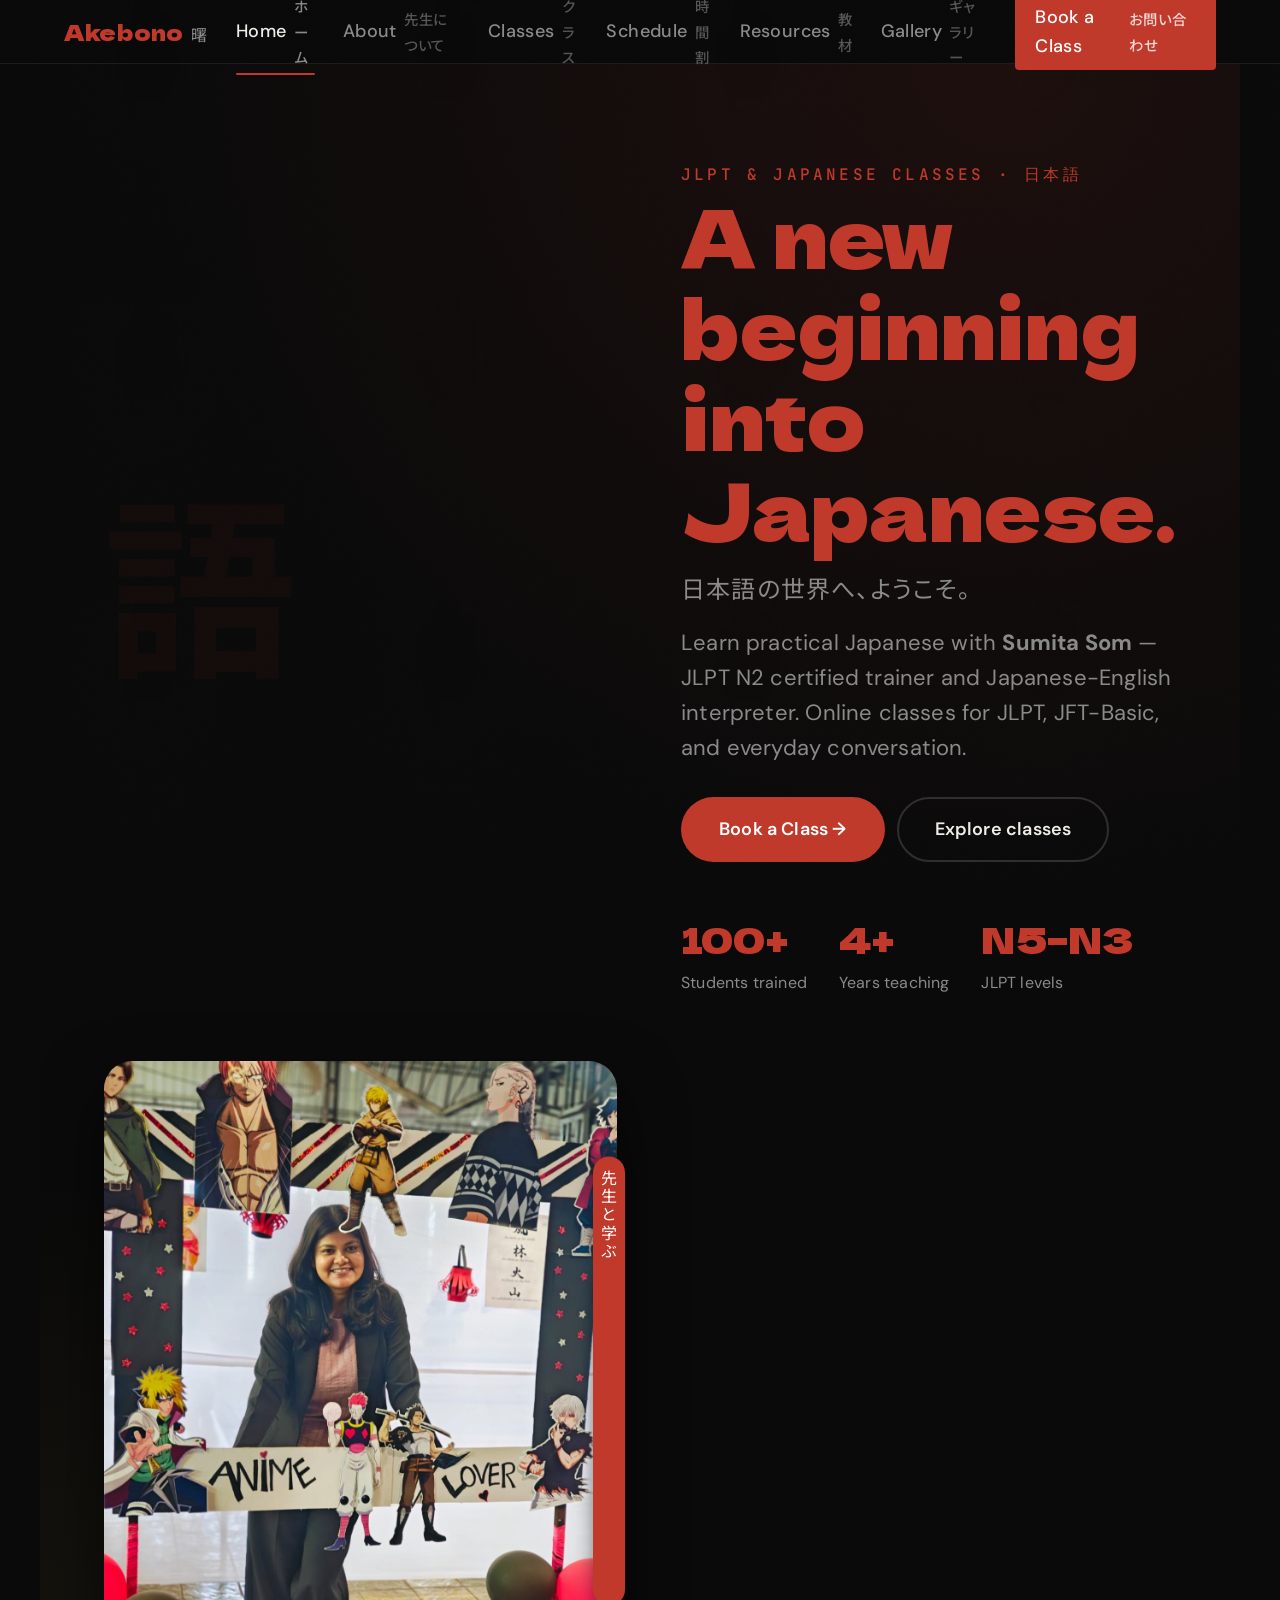
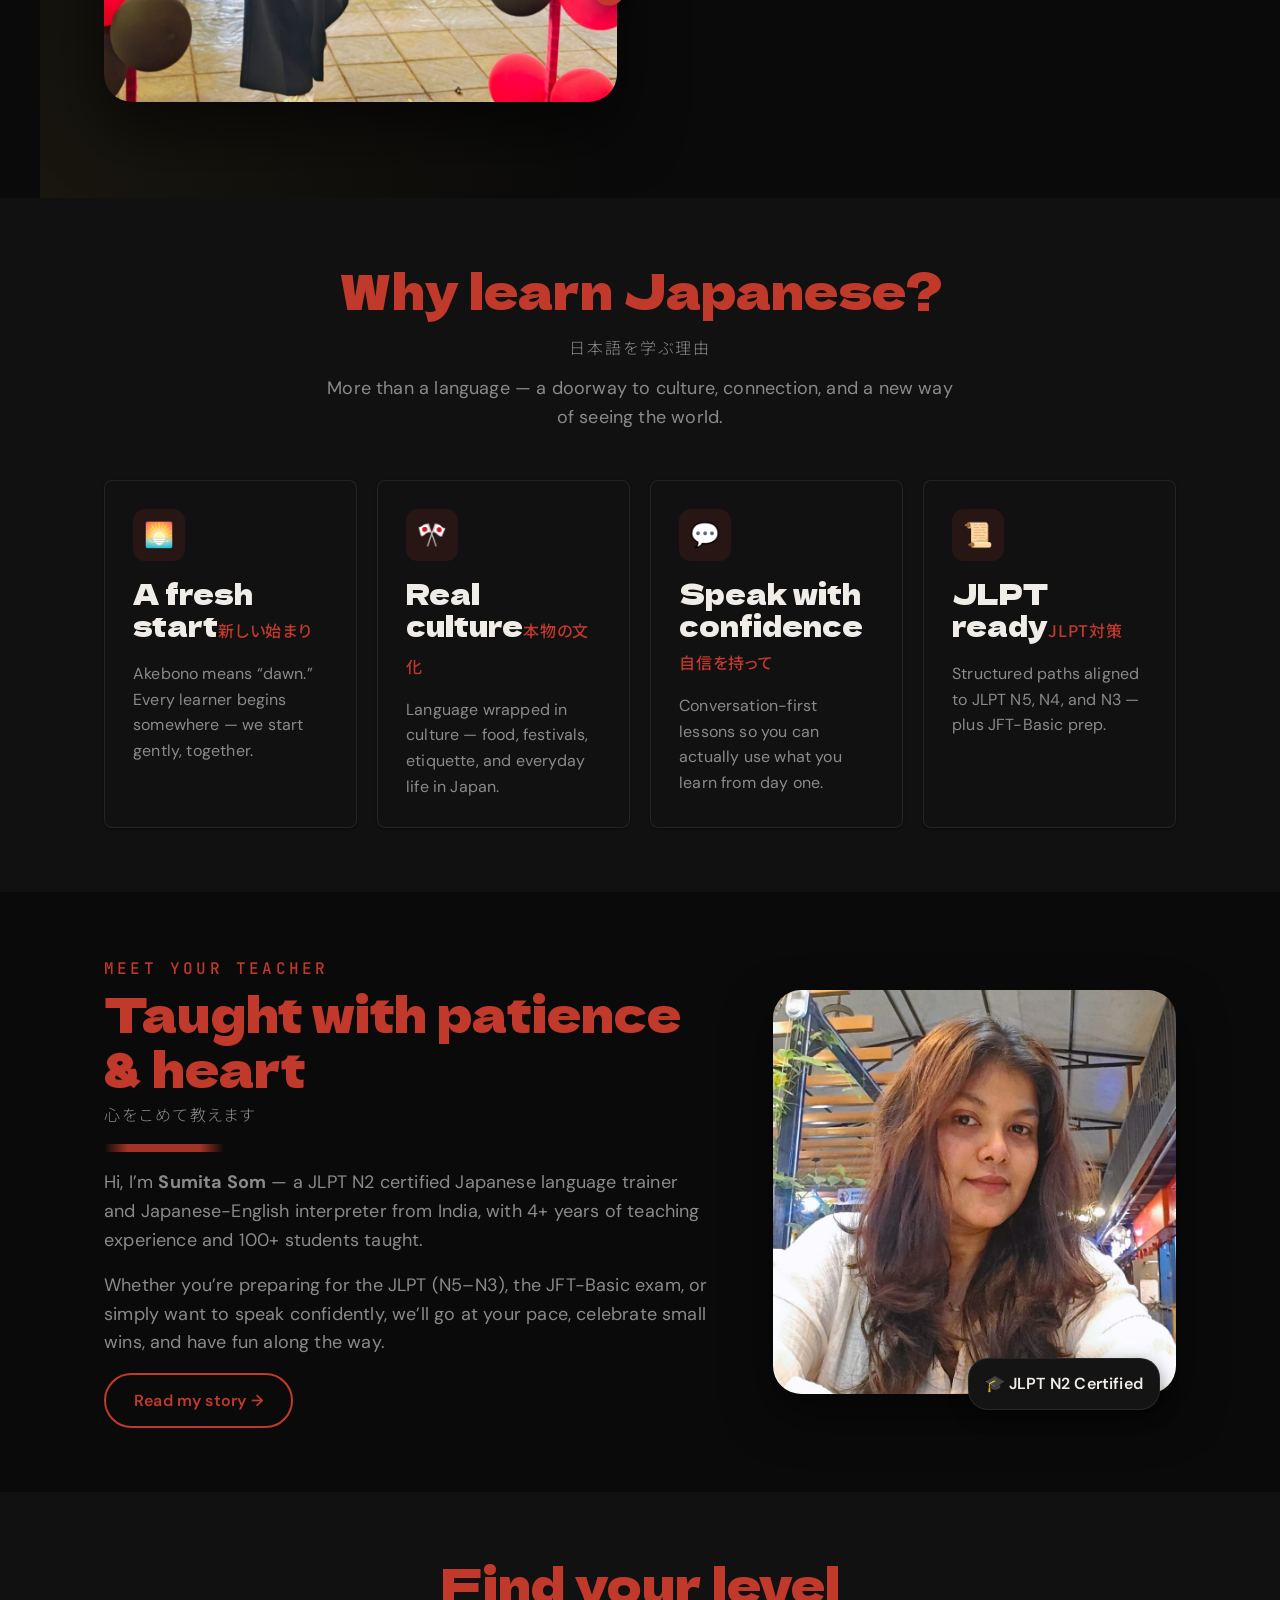
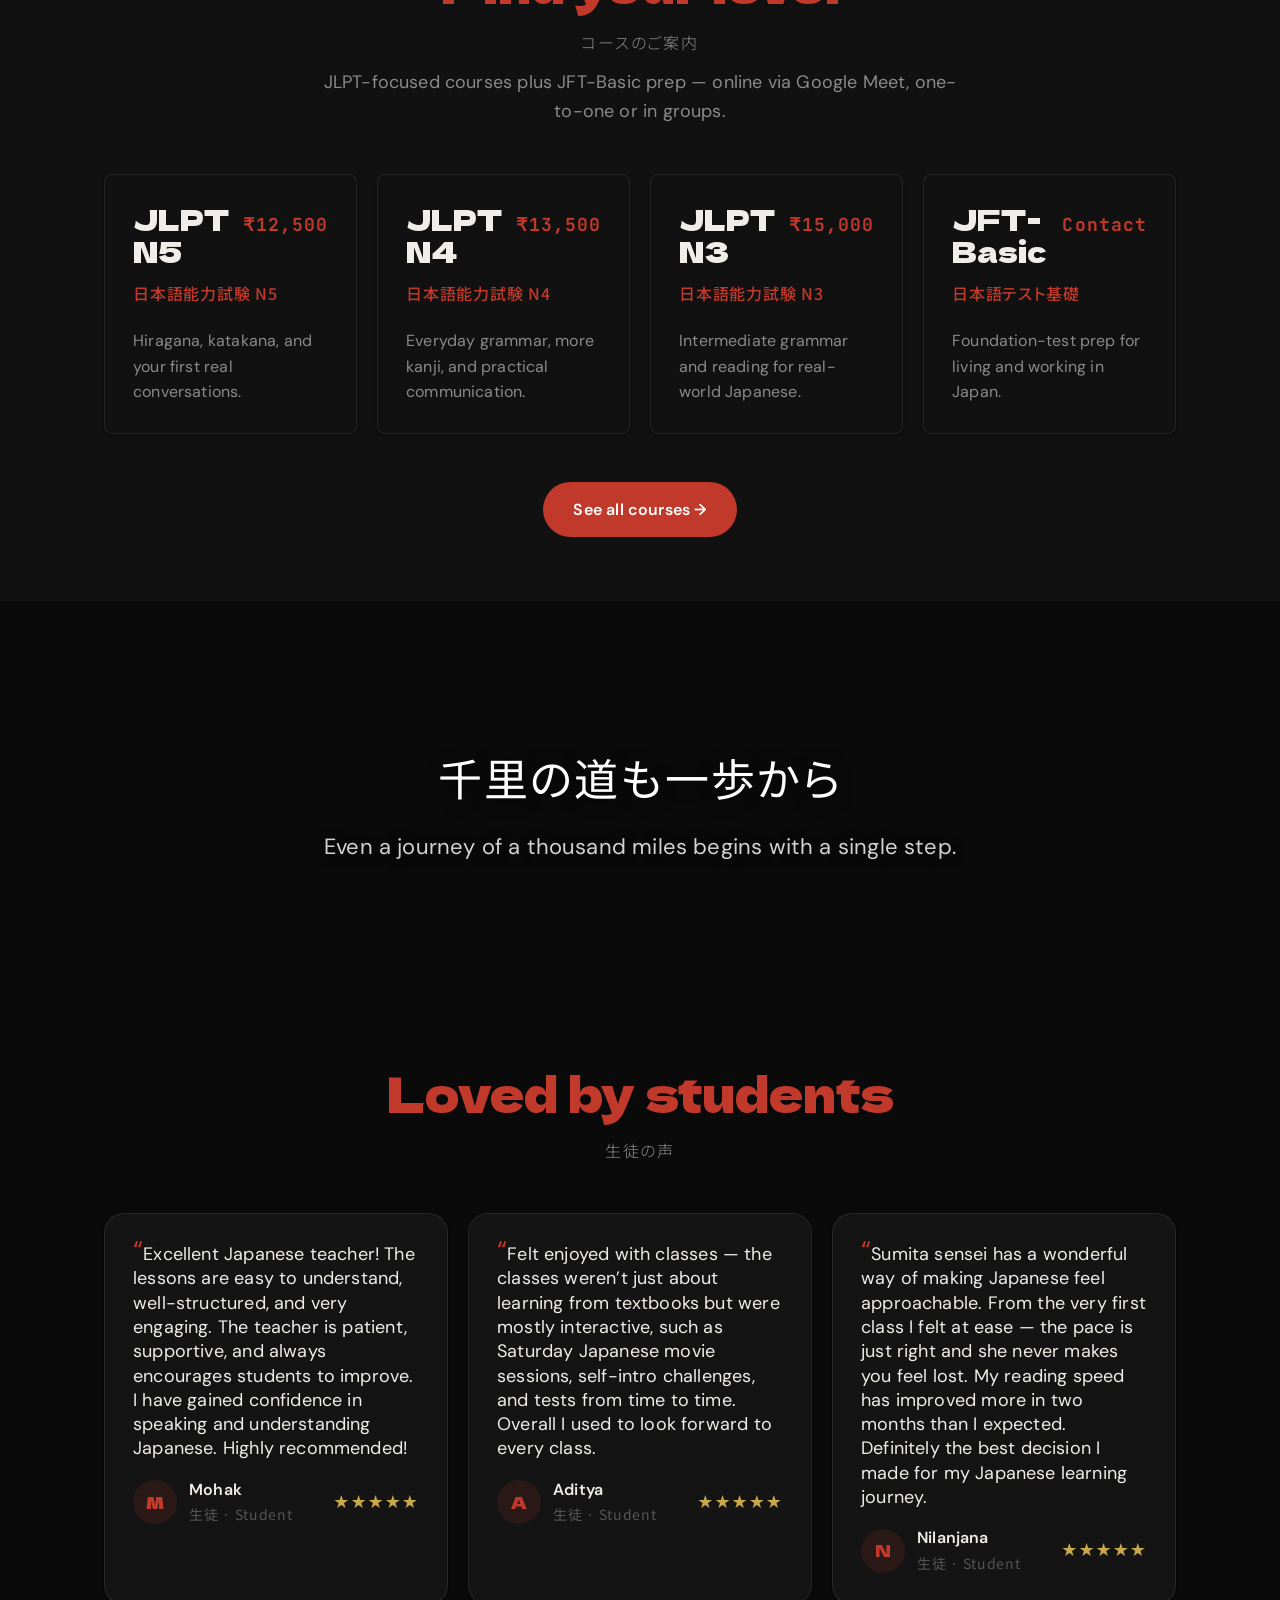
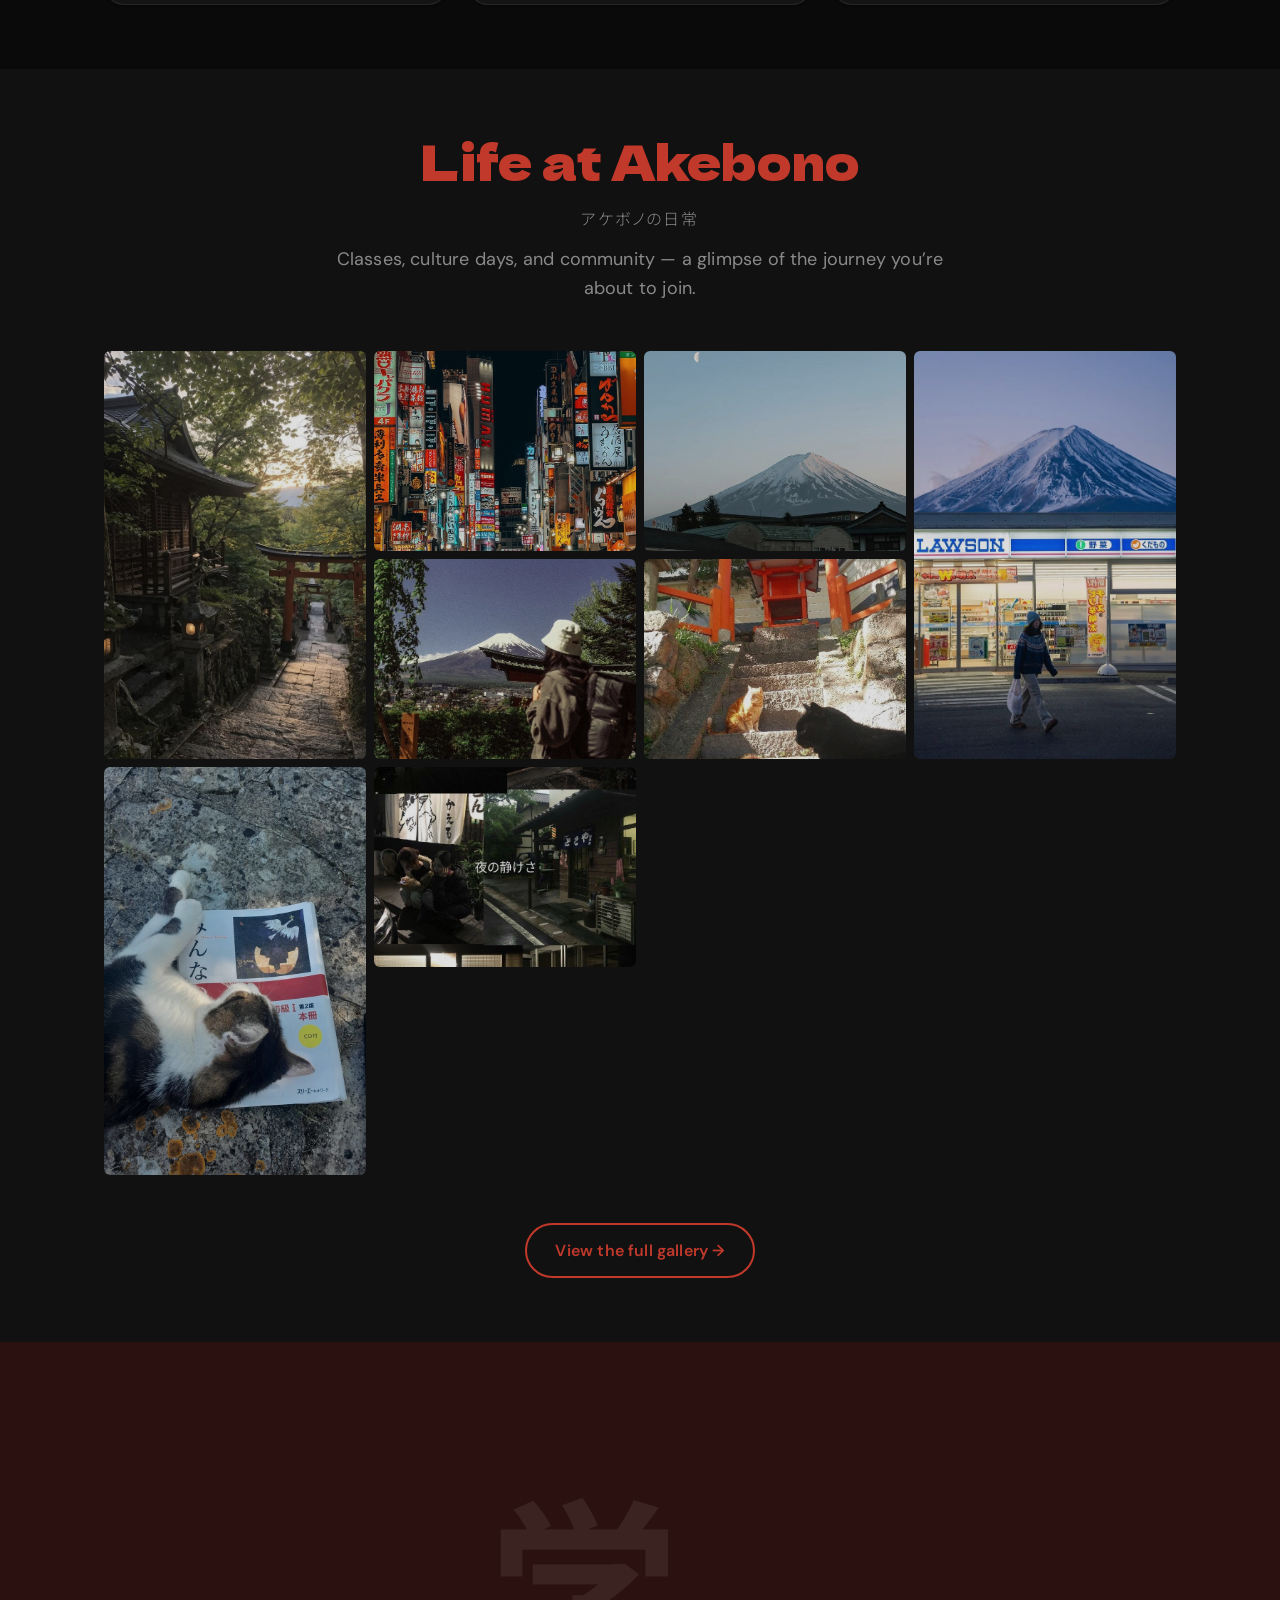
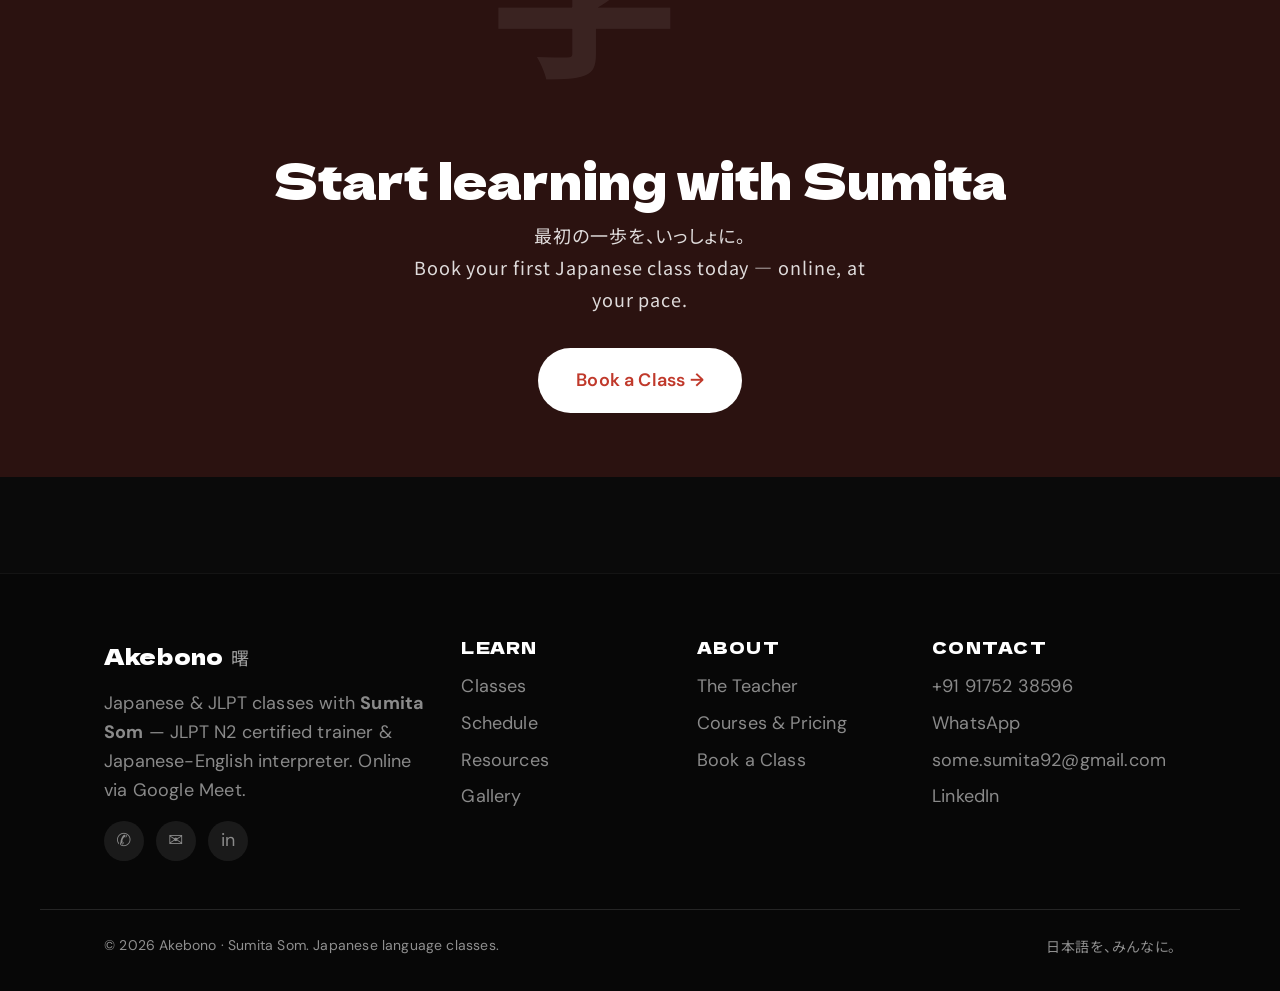
<file: index.html>
<!DOCTYPE html>
<html lang="en">
<head>
  <meta charset="UTF-8" />
  <meta name="viewport" content="width=device-width, initial-scale=1.0" />
  <title>Akebono · Sumita Som — Japanese &amp; JLPT Classes | 日本語・JLPTクラス</title>
  <meta name="description" content="Learn Japanese with Sumita Som — JLPT N2 certified trainer and Japanese-English interpreter from India. JLPT N5–N3, JFT-Basic, and everyday conversation, online via Google Meet." />

  <!-- Open Graph -->
  <meta property="og:type" content="website" />
  <meta property="og:title" content="Akebono · Sumita Som — Japanese &amp; JLPT Classes" />
  <meta property="og:description" content="Practical Japanese with Sumita Som, JLPT N2 certified trainer &amp; interpreter. Online classes for JLPT, JFT-Basic, and conversation." />
  <meta property="og:locale" content="en_US" />
  <meta property="og:locale:alternate" content="ja_JP" />

  <!-- Fonts: preconnect + load -->
  <link rel="preconnect" href="https://fonts.googleapis.com" />
  <link rel="preconnect" href="https://fonts.gstatic.com" crossorigin />
  <link href="https://fonts.googleapis.com/css2?family=Dela+Gothic+One&family=DM+Sans:ital,opsz,wght@0,9..40,300;0,9..40,400;0,9..40,500;0,9..40,600;1,9..40,300&family=Noto+Sans+JP:wght@300;400;500;700&family=JetBrains+Mono:wght@400;500&display=swap" rel="stylesheet" />

  <!-- Styles -->
  <link rel="stylesheet" href="css/reset.css" />
  <link rel="stylesheet" href="css/variables.css" />
  <link rel="stylesheet" href="css/typography.css" />
  <link rel="stylesheet" href="css/layout.css" />
  <link rel="stylesheet" href="css/components.css" />
  <link rel="stylesheet" href="css/pages/home.css" />
  <link rel="stylesheet" href="css/pages/gallery.css" />
</head>
<body>
  <div class="grain-overlay" aria-hidden="true"></div>
  <a class="skip-link" href="#main">Skip to content</a>

  <!-- ===================== NAV ===================== -->
  <header>
    <nav class="nav" aria-label="Main navigation">
      <div class="nav__brand">
        <a href="index.html" aria-label="Akebono home">
          <span class="nav__logo-en">Akebono</span>
          <span class="nav__logo-ja" lang="ja">曙</span>
        </a>
      </div>
      <button class="nav__hamburger" aria-label="Toggle menu" aria-expanded="false" aria-controls="nav-menu">
        <span class="nav__bar"></span>
        <span class="nav__bar"></span>
        <span class="nav__bar"></span>
      </button>
      <ul class="nav__menu" id="nav-menu" role="list">
        <li><a href="index.html" class="nav__link">Home <span lang="ja">ホーム</span></a></li>
        <li><a href="about.html" class="nav__link">About <span lang="ja">先生について</span></a></li>
        <li><a href="classes.html" class="nav__link">Classes <span lang="ja">クラス</span></a></li>
        <li><a href="schedule.html" class="nav__link">Schedule <span lang="ja">時間割</span></a></li>
        <li><a href="resources.html" class="nav__link">Resources <span lang="ja">教材</span></a></li>
        <li><a href="gallery.html" class="nav__link">Gallery <span lang="ja">ギャラリー</span></a></li>
        <li><a href="contact.html" class="nav__link nav__link--cta">Book a Class <span lang="ja">お問い合わせ</span></a></li>
      </ul>
    </nav>
  </header>

  <main id="main">
    <!-- ===================== HERO ===================== -->
    <section class="hero container" aria-labelledby="hero-title">
      <span class="kanji-float" aria-hidden="true" lang="ja">語</span>
      <div class="hero__content">
        <span class="eyebrow hero__eyebrow">JLPT &amp; Japanese Classes · 日本語</span>
        <h1 class="hero__title" id="hero-title">
          A new beginning <span class="accent">into Japanese.</span>
        </h1>
        <p class="hero__subtitle-ja" lang="ja">日本語の世界へ、ようこそ。</p>
        <p class="hero__subtitle">
          Learn practical Japanese with <strong>Sumita Som</strong> — JLPT N2 certified trainer
          and Japanese-English interpreter. Online classes for JLPT, JFT-Basic, and everyday conversation.
        </p>
        <div class="hero__cta-group">
          <a href="contact.html" class="btn btn--primary btn--lg">Book a Class →</a>
          <a href="classes.html" class="btn btn--ghost btn--lg">Explore classes</a>
        </div>
        <dl class="hero__stats">
          <div class="hero__stat"><strong>100+</strong><span>Students trained</span></div>
          <div class="hero__stat"><strong>4+</strong><span>Years teaching</span></div>
          <div class="hero__stat"><strong>N5–N3</strong><span>JLPT levels</span></div>
        </dl>
      </div>
      <div class="hero__media">
        <img class="hero__image"
             src="images/profile/sumita-som1.jpeg"
             alt="Sumita Som — Japanese Language Teacher"
             width="800" height="1000" loading="eager" decoding="async" fetchpriority="high" />
        <span class="hero__vertical-strip vertical-ja" lang="ja" aria-hidden="true">先生と学ぶ</span>
      </div>
    </section>

    <!-- ===================== WHY LEARN ===================== -->
    <section class="section section--alt" aria-labelledby="why-title">
      <div class="container">
        <div class="section-header reveal">
          <div class="bilingual-heading bilingual-heading--center">
            <h2 class="heading-en" id="why-title">Why learn Japanese?</h2>
            <p class="heading-ja" lang="ja">日本語を学ぶ理由</p>
          </div>
          <p>More than a language — a doorway to culture, connection, and a new way of seeing the world.</p>
        </div>
        <div class="cards-grid cards-grid--four reveal-group">
          <article class="card reveal">
            <span class="card__icon" aria-hidden="true">🌅</span>
            <h3 class="card__title">A fresh start<span class="card__title-ja" lang="ja">新しい始まり</span></h3>
            <p class="card__body">Akebono means “dawn.” Every learner begins somewhere — we start gently, together.</p>
          </article>
          <article class="card reveal">
            <span class="card__icon" aria-hidden="true">🎌</span>
            <h3 class="card__title">Real culture<span class="card__title-ja" lang="ja">本物の文化</span></h3>
            <p class="card__body">Language wrapped in culture — food, festivals, etiquette, and everyday life in Japan.</p>
          </article>
          <article class="card reveal">
            <span class="card__icon" aria-hidden="true">💬</span>
            <h3 class="card__title">Speak with confidence<span class="card__title-ja" lang="ja">自信を持って</span></h3>
            <p class="card__body">Conversation-first lessons so you can actually use what you learn from day one.</p>
          </article>
          <article class="card reveal">
            <span class="card__icon" aria-hidden="true">📜</span>
            <h3 class="card__title">JLPT ready<span class="card__title-ja" lang="ja">JLPT対策</span></h3>
            <p class="card__body">Structured paths aligned to JLPT N5, N4, and N3 — plus JFT-Basic prep.</p>
          </article>
        </div>
      </div>
    </section>

    <!-- ===================== ABOUT TEASER ===================== -->
    <section class="section" aria-labelledby="about-teaser-title">
      <div class="container split split--text-wide">
        <div class="reveal reveal--left flow">
          <div class="bilingual-heading">
            <span class="eyebrow">Meet your teacher</span>
            <h2 class="heading-en" id="about-teaser-title">Taught with patience &amp; heart</h2>
            <p class="heading-ja" lang="ja">心をこめて教えます</p>
          </div>
          <div class="brush-divider" aria-hidden="true"></div>
          <p class="text-secondary">
            Hi, I’m <strong>Sumita Som</strong> — a JLPT N2 certified Japanese language trainer and
            Japanese-English interpreter from India, with 4+ years of teaching experience and 100+ students taught.
          </p>
          <p class="text-secondary">
            Whether you’re preparing for the JLPT (N5–N3), the JFT-Basic exam, or simply want to speak
            confidently, we’ll go at your pace, celebrate small wins, and have fun along the way.
          </p>
          <a href="about.html" class="btn btn--secondary mt-4">Read my story →</a>
        </div>
        <div class="about-teaser__media reveal reveal--right">
          <img class="about-teaser__image"
               src="images/profile/sumita-som.jpeg"
               alt="Sumita Som — Japanese Language Teacher"
               width="700" height="700" loading="lazy" decoding="async" />
          <span class="about-teaser__badge">🎓 JLPT N2 Certified</span>
        </div>
      </div>
    </section>

    <!-- ===================== FEATURED COURSES ===================== -->
    <section class="section section--alt" aria-labelledby="classes-title">
      <div class="container">
        <div class="section-header reveal">
          <div class="bilingual-heading bilingual-heading--center">
            <h2 class="heading-en" id="classes-title">Find your level</h2>
            <p class="heading-ja" lang="ja">コースのご案内</p>
          </div>
          <p>JLPT-focused courses plus JFT-Basic prep — online via Google Meet, one-to-one or in groups.</p>
        </div>
        <div class="cards-grid cards-grid--four reveal-group">
          <article class="card class-preview reveal">
            <div class="class-preview__level"><h3>JLPT N5</h3><span class="class-preview__jlpt">₹12,500</span></div>
            <p class="card__title-ja" lang="ja">日本語能力試験 N5</p>
            <p class="card__body">Hiragana, katakana, and your first real conversations.</p>
          </article>
          <article class="card class-preview reveal">
            <div class="class-preview__level"><h3>JLPT N4</h3><span class="class-preview__jlpt">₹13,500</span></div>
            <p class="card__title-ja" lang="ja">日本語能力試験 N4</p>
            <p class="card__body">Everyday grammar, more kanji, and practical communication.</p>
          </article>
          <article class="card class-preview reveal">
            <div class="class-preview__level"><h3>JLPT N3</h3><span class="class-preview__jlpt">₹15,000</span></div>
            <p class="card__title-ja" lang="ja">日本語能力試験 N3</p>
            <p class="card__body">Intermediate grammar and reading for real-world Japanese.</p>
          </article>
          <article class="card class-preview reveal">
            <div class="class-preview__level"><h3>JFT-Basic</h3><span class="class-preview__jlpt">Contact</span></div>
            <p class="card__title-ja" lang="ja">日本語テスト基礎</p>
            <p class="card__body">Foundation-test prep for living and working in Japan.</p>
          </article>
        </div>
        <div class="text-center mt-6 reveal">
          <a href="classes.html" class="btn btn--primary">See all courses →</a>
        </div>
      </div>
    </section>

    <!-- ===================== BREATHER DIVIDER ===================== -->
    <section class="section bg-section bg-overlay--fade bg--torii bg-divider" aria-label="A moment of calm">
      <div class="container">
        <p class="bg-divider__ja" lang="ja">千里の道も一歩から</p>
        <p class="bg-divider__en">Even a journey of a thousand miles begins with a single step.</p>
      </div>
    </section>

    <!-- ===================== TESTIMONIALS ===================== -->
    <section class="section" aria-labelledby="testimonials-title">
      <div class="container">
        <div class="section-header reveal">
          <div class="bilingual-heading bilingual-heading--center">
            <h2 class="heading-en" id="testimonials-title">Loved by students</h2>
            <p class="heading-ja" lang="ja">生徒の声</p>
          </div>
        </div>
        <div class="cards-grid reveal-group">
          <figure class="testimonial-card reveal">
            <blockquote class="testimonial-card__quote">Excellent Japanese teacher! The lessons are easy to understand, well-structured, and very engaging. The teacher is patient, supportive, and always encourages students to improve. I have gained confidence in speaking and understanding Japanese. Highly recommended!</blockquote>
            <figcaption class="testimonial-card__author">
              <span class="testimonial-card__avatar" aria-hidden="true" style="display:grid;place-items:center;background:var(--color-accent-soft);color:var(--color-accent);font-family:var(--font-display);font-size:1.05rem;">M</span>
              <div style="margin-right:auto;">
                <div class="testimonial-card__name">Mohak</div>
                <div class="testimonial-card__role" lang="ja">生徒 · Student</div>
              </div>
              <div aria-label="Rated 5 out of 5 stars" style="color:var(--color-gold);letter-spacing:1px;flex:none;">★★★★★</div>
            </figcaption>
          </figure>
          <figure class="testimonial-card reveal">
            <blockquote class="testimonial-card__quote">Felt enjoyed with classes — the classes weren’t just about learning from textbooks but were mostly interactive, such as Saturday Japanese movie sessions, self-intro challenges, and tests from time to time. Overall I used to look forward to every class.</blockquote>
            <figcaption class="testimonial-card__author">
              <span class="testimonial-card__avatar" aria-hidden="true" style="display:grid;place-items:center;background:var(--color-accent-soft);color:var(--color-accent);font-family:var(--font-display);font-size:1.05rem;">A</span>
              <div style="margin-right:auto;">
                <div class="testimonial-card__name">Aditya</div>
                <div class="testimonial-card__role" lang="ja">生徒 · Student</div>
              </div>
              <div aria-label="Rated 5 out of 5 stars" style="color:var(--color-gold);letter-spacing:1px;flex:none;">★★★★★</div>
            </figcaption>
          </figure>
          <figure class="testimonial-card reveal">
            <blockquote class="testimonial-card__quote">Sumita sensei has a wonderful way of making Japanese feel approachable. From the very first class I felt at ease — the pace is just right and she never makes you feel lost. My reading speed has improved more in two months than I expected. Definitely the best decision I made for my Japanese learning journey.</blockquote>
            <figcaption class="testimonial-card__author">
              <span class="testimonial-card__avatar" aria-hidden="true" style="display:grid;place-items:center;background:var(--color-accent-soft);color:var(--color-accent);font-family:var(--font-display);font-size:1.05rem;">N</span>
              <div style="margin-right:auto;">
                <div class="testimonial-card__name">Nilanjana</div>
                <div class="testimonial-card__role" lang="ja">生徒 · Student</div>
              </div>
              <div aria-label="Rated 5 out of 5 stars" style="color:var(--color-gold);letter-spacing:1px;flex:none;">★★★★★</div>
            </figcaption>
          </figure>
        </div>
      </div>
    </section>

    <!-- ===================== GALLERY TEASER ===================== -->
    <section class="section section--alt" aria-labelledby="gallery-teaser-title">
      <div class="container">
        <div class="section-header reveal">
          <div class="bilingual-heading bilingual-heading--center">
            <h2 class="heading-en" id="gallery-teaser-title">Life at Akebono</h2>
            <p class="heading-ja" lang="ja">アケボノの日常</p>
          </div>
          <p>Classes, culture days, and community — a glimpse of the journey you’re about to join.</p>
        </div>
        <div class="gallery-preview__grid reveal">
          <a class="gallery-preview__item" href="gallery.html" aria-label="View the gallery: shrine at golden hour">
            <img src="images/japan-pics/japan-04.jpg" alt="A wooden shrine and red torii gate with stone lanterns at golden hour" loading="lazy" decoding="async" />
          </a>
          <a class="gallery-preview__item" href="gallery.html" aria-label="View the gallery: Tokyo at night">
            <img src="images/japan-pics/japan-10.jpg" alt="A busy Tokyo street at night glowing with neon signs" loading="lazy" decoding="async" />
          </a>
          <a class="gallery-preview__item" href="gallery.html" aria-label="View the gallery: Mount Fuji at dusk">
            <img src="images/japan-pics/japan-06.jpg" alt="Mount Fuji at dusk above a convenience store, with the moon in the sky" loading="lazy" decoding="async" />
          </a>
          <a class="gallery-preview__item" href="gallery.html" aria-label="View the gallery: a Lawson beneath Mount Fuji">
            <img src="images/japan-pics/japan-08.jpg" alt="A Lawson convenience store with Mount Fuji rising behind it at dawn" loading="lazy" decoding="async" />
          </a>
          <a class="gallery-preview__item" href="gallery.html" aria-label="View the gallery: viewing Mount Fuji">
            <img src="images/japan-pics/japan-07.jpg" alt="A traveller with a backpack gazing at Mount Fuji beside a pagoda roof" loading="lazy" decoding="async" />
          </a>
          <a class="gallery-preview__item" href="gallery.html" aria-label="View the gallery: shrine cats">
            <img src="images/japan-pics/japan-09.jpg" alt="Three cats resting by a small red shrine and torii gate" loading="lazy" decoding="async" />
          </a>
          <a class="gallery-preview__item" href="gallery.html" aria-label="View the gallery: a study companion">
            <img src="images/japan-pics/japan-03.jpg" alt="A cat napping on a Minna no Nihongo Japanese textbook" loading="lazy" decoding="async" />
          </a>
          <a class="gallery-preview__item" href="gallery.html" aria-label="View the gallery: the quiet of night">
            <img src="images/japan-pics/japan-11.jpg" alt="A moody nighttime collage of Japanese streets and storefronts" loading="lazy" decoding="async" />
          </a>
        </div>
        <div class="text-center mt-6 reveal">
          <a href="gallery.html" class="btn btn--secondary">View the full gallery →</a>
        </div>
      </div>
    </section>

    <!-- ===================== CTA BAND ===================== -->
    <section class="section section--accent cta-band bg-section bg-overlay--heavy bg--koi" aria-labelledby="cta-title">
      <span class="kanji-float" aria-hidden="true" lang="ja">学</span>
      <div class="container">
        <h2 class="cta-band__title" id="cta-title">Start learning with Sumita</h2>
        <p class="cta-band__sub" lang="ja">最初の一歩を、いっしょに。<br />Book your first Japanese class today — online, at your pace.</p>
        <a href="contact.html" class="btn btn--on-accent btn--lg">Book a Class →</a>
      </div>
    </section>
  </main>

  <!-- ===================== FOOTER ===================== -->
  <footer class="footer">
    <div class="container footer__grid">
      <div>
        <div class="nav__brand"><a href="index.html"><span class="nav__logo-en" style="color:#fff">Akebono</span> <span class="footer__brand-ja" lang="ja">曙</span></a></div>
        <p style="margin-top:1rem;max-width:34ch;">Japanese &amp; JLPT classes with <strong>Sumita Som</strong> — JLPT N2 certified trainer &amp; Japanese-English interpreter. Online via Google Meet.</p>
        <div class="footer__social">
          <a href="https://wa.me/919175238596" aria-label="WhatsApp Sumita Som">✆</a>
          <a href="mailto:some.sumita92@gmail.com" aria-label="Email Sumita Som">✉</a>
          <a href="https://www.linkedin.com/in/sumita-som-98b6471b0/" aria-label="LinkedIn">in</a>
        </div>
      </div>
      <div>
        <h2 class="footer__title">Learn</h2>
        <ul class="footer__list" role="list">
          <li><a href="classes.html">Classes</a></li>
          <li><a href="schedule.html">Schedule</a></li>
          <li><a href="resources.html">Resources</a></li>
          <li><a href="gallery.html">Gallery</a></li>
        </ul>
      </div>
      <div>
        <h2 class="footer__title">About</h2>
        <ul class="footer__list" role="list">
          <li><a href="about.html">The Teacher</a></li>
          <li><a href="classes.html">Courses &amp; Pricing</a></li>
          <li><a href="contact.html">Book a Class</a></li>
        </ul>
      </div>
      <div>
        <h2 class="footer__title">Contact</h2>
        <ul class="footer__list" role="list">
          <li><a href="tel:+919175238596">+91 91752 38596</a></li>
          <li><a href="https://wa.me/919175238596">WhatsApp</a></li>
          <li><a href="mailto:some.sumita92@gmail.com">some.sumita92@gmail.com</a></li>
          <li><a href="https://www.linkedin.com/in/sumita-som-98b6471b0/">LinkedIn</a></li>
        </ul>
      </div>
    </div>
    <div class="container footer__bottom">
      <span>© <span data-year>2026</span> Akebono · Sumita Som. Japanese language classes.</span>
      <span lang="ja">日本語を、みんなに。</span>
    </div>
  </footer>

  <script src="js/main.js" defer></script>
</body>
</html>
</file>
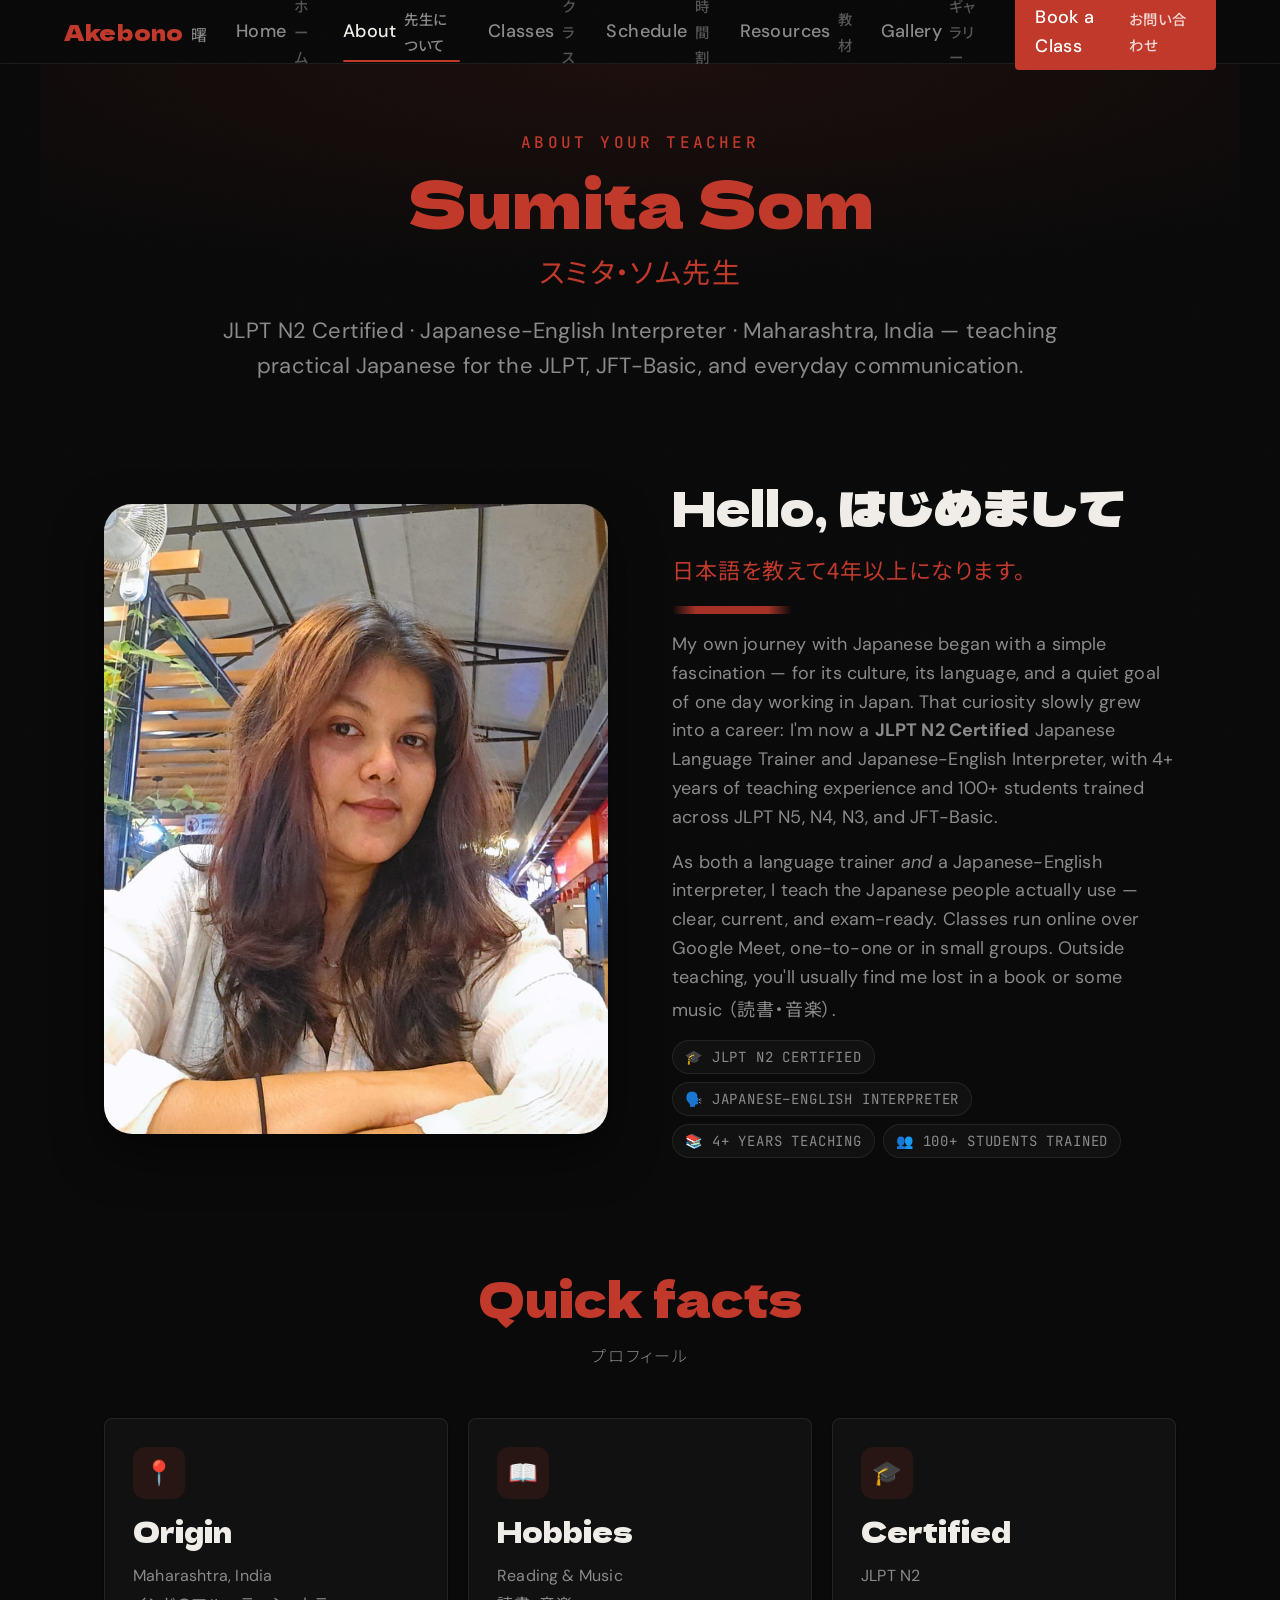
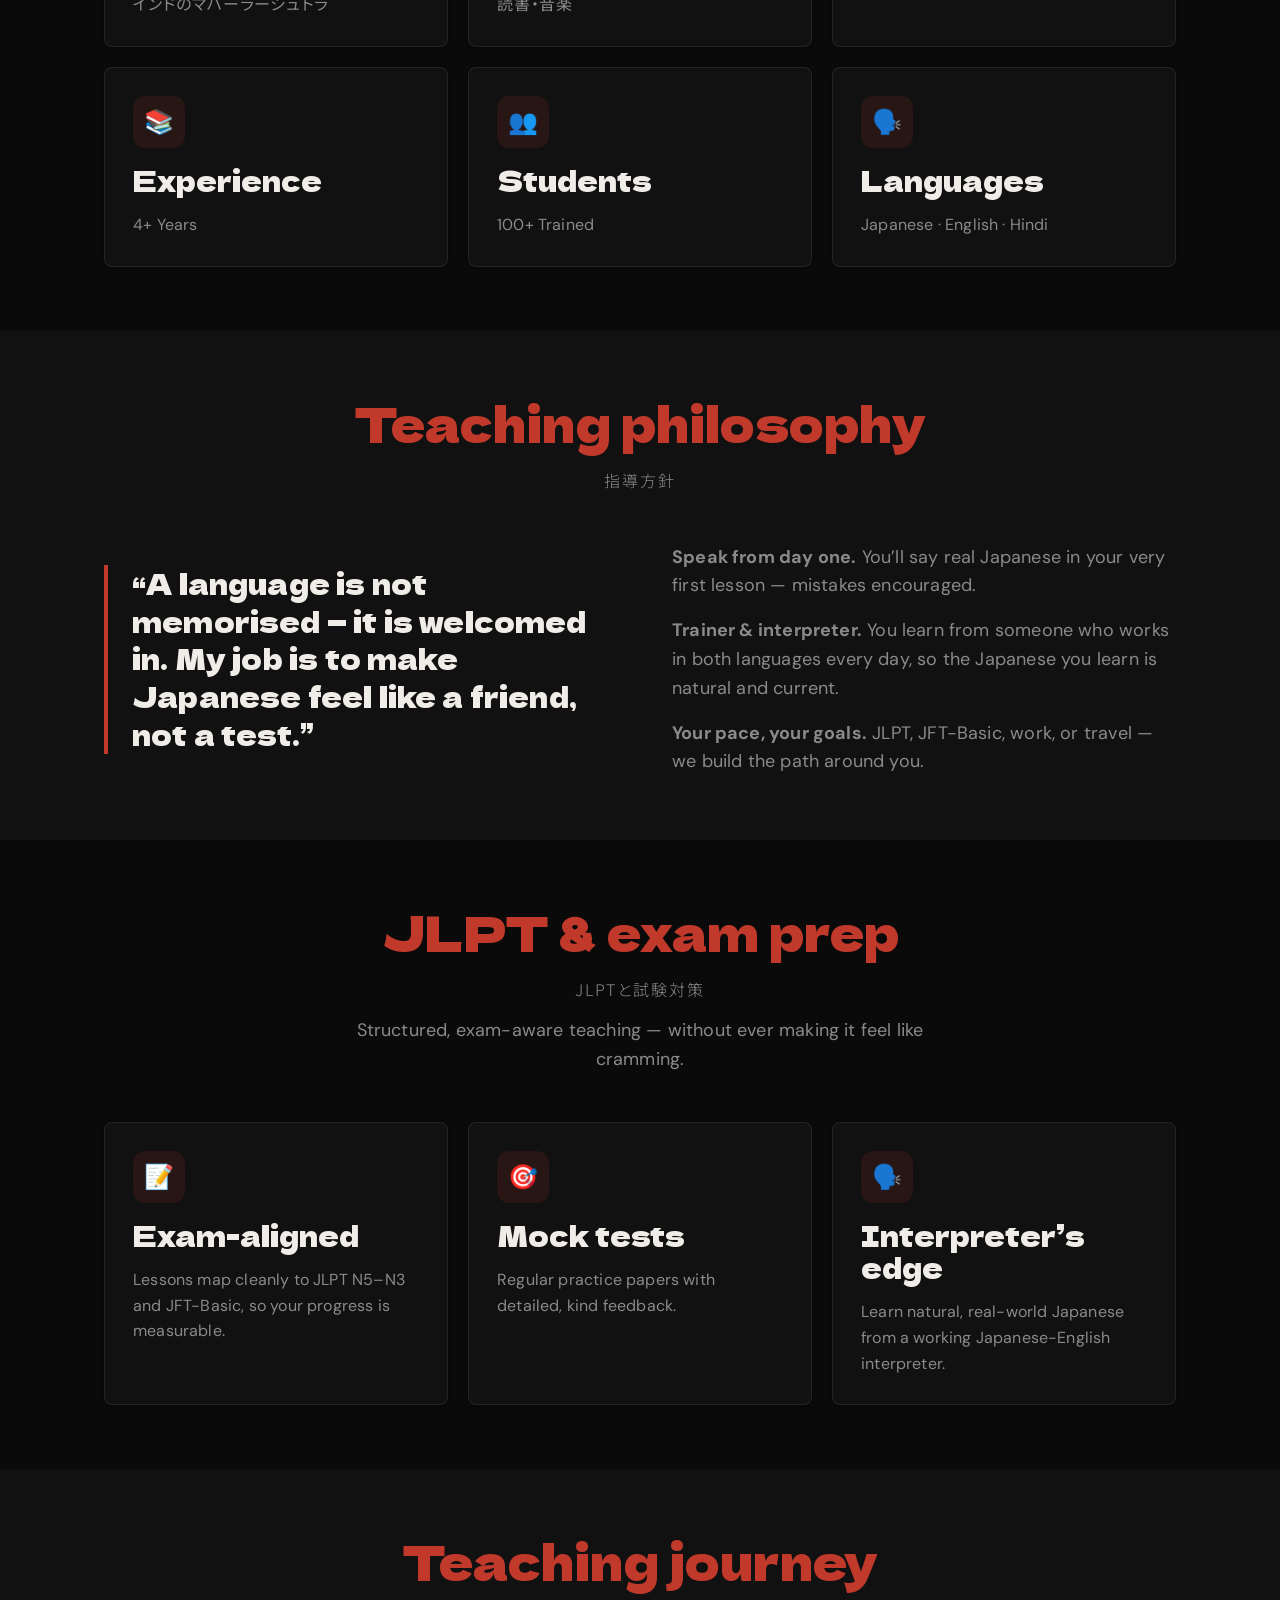
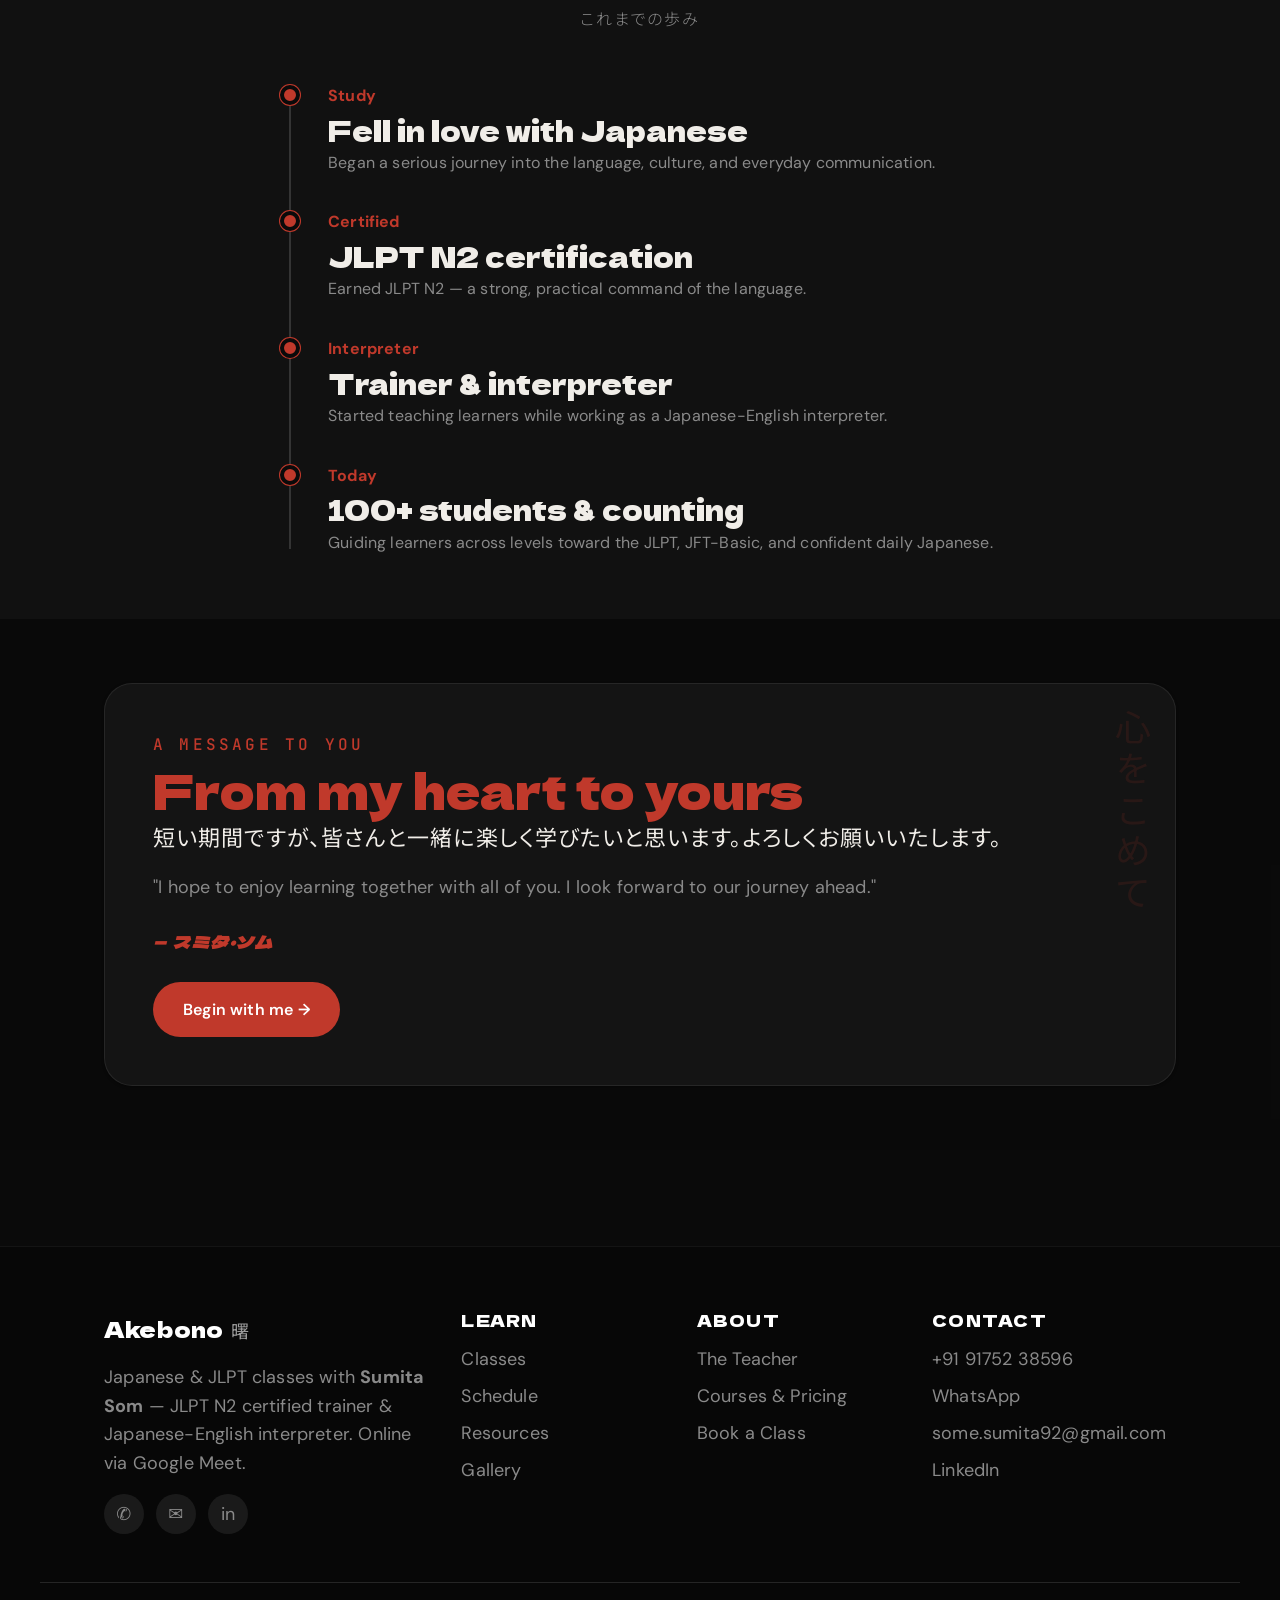
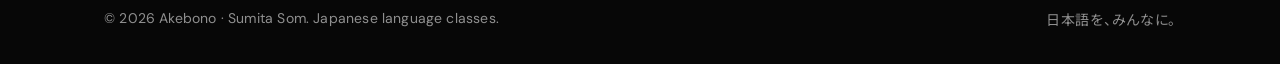
<file: about.html>
<!DOCTYPE html>
<html lang="en">
<head>
  <meta charset="UTF-8" />
  <meta name="viewport" content="width=device-width, initial-scale=1.0" />
  <title>About Sumita Som — Akebono | 先生について</title>
  <meta name="description" content="Meet Sumita Som — JLPT N2 certified Japanese language trainer and Japanese-English interpreter from Maharashtra, India. 4+ years experience, 100+ students trained in JLPT N5, N4, N3 and JFT-Basic." />
  <meta property="og:type" content="profile" />
  <meta property="og:title" content="About Sumita Som — Akebono" />
  <meta property="og:description" content="JLPT N2 certified trainer &amp; Japanese-English interpreter from Maharashtra, India. 4+ years teaching, 100+ students trained." />

  <link rel="preconnect" href="https://fonts.googleapis.com" />
  <link rel="preconnect" href="https://fonts.gstatic.com" crossorigin />
  <link href="https://fonts.googleapis.com/css2?family=Dela+Gothic+One&family=DM+Sans:ital,opsz,wght@0,9..40,300;0,9..40,400;0,9..40,500;0,9..40,600;1,9..40,300&family=Noto+Sans+JP:wght@300;400;500;700&family=JetBrains+Mono:wght@400;500&display=swap" rel="stylesheet" />

  <link rel="stylesheet" href="css/reset.css" />
  <link rel="stylesheet" href="css/variables.css" />
  <link rel="stylesheet" href="css/typography.css" />
  <link rel="stylesheet" href="css/layout.css" />
  <link rel="stylesheet" href="css/components.css" />
  <link rel="stylesheet" href="css/pages/about.css" />
</head>
<body>
  <div class="grain-overlay" aria-hidden="true"></div>
  <a class="skip-link" href="#main">Skip to content</a>

  <header>
    <nav class="nav" aria-label="Main navigation">
      <div class="nav__brand">
        <a href="index.html" aria-label="Akebono home">
          <span class="nav__logo-en">Akebono</span>
          <span class="nav__logo-ja" lang="ja">曙</span>
        </a>
      </div>
      <button class="nav__hamburger" aria-label="Toggle menu" aria-expanded="false" aria-controls="nav-menu">
        <span class="nav__bar"></span><span class="nav__bar"></span><span class="nav__bar"></span>
      </button>
      <ul class="nav__menu" id="nav-menu" role="list">
        <li><a href="index.html" class="nav__link">Home <span lang="ja">ホーム</span></a></li>
        <li><a href="about.html" class="nav__link">About <span lang="ja">先生について</span></a></li>
        <li><a href="classes.html" class="nav__link">Classes <span lang="ja">クラス</span></a></li>
        <li><a href="schedule.html" class="nav__link">Schedule <span lang="ja">時間割</span></a></li>
        <li><a href="resources.html" class="nav__link">Resources <span lang="ja">教材</span></a></li>
        <li><a href="gallery.html" class="nav__link">Gallery <span lang="ja">ギャラリー</span></a></li>
        <li><a href="contact.html" class="nav__link nav__link--cta">Book a Class <span lang="ja">お問い合わせ</span></a></li>
      </ul>
    </nav>
  </header>

  <main id="main">
    <!-- PAGE HERO -->
    <section class="page-hero container">
      <span class="eyebrow">About your teacher</span>
      <h1 class="page-hero__title">Sumita Som</h1>
      <p class="page-hero__title" style="font-size:var(--text-xl);color:var(--color-accent)" lang="ja">スミタ・ソム先生</p>
      <p class="page-hero__lede">JLPT N2 Certified · Japanese-English Interpreter · Maharashtra, India — teaching practical Japanese for the JLPT, JFT-Basic, and everyday communication.</p>
    </section>

    <!-- PROFILE -->
    <section class="section section--tight">
      <div class="container split">
        <div class="reveal reveal--left">
          <img class="profile__image" src="images/profile/sumita-som.jpeg" alt="Sumita Som — Japanese Language Teacher" width="700" height="875" loading="eager" decoding="async" />
        </div>
        <div class="reveal reveal--right flow">
          <h2 class="profile__name">Hello, はじめまして</h2>
          <p class="profile__name-ja" lang="ja">日本語を教えて4年以上になります。</p>
          <div class="brush-divider" aria-hidden="true"></div>
          <p class="text-secondary">My own journey with Japanese began with a simple fascination — for its culture, its language, and a quiet goal of one day working in Japan. That curiosity slowly grew into a career: I'm now a <strong>JLPT N2 Certified</strong> Japanese Language Trainer and Japanese-English Interpreter, with 4+ years of teaching experience and 100+ students trained across JLPT N5, N4, N3, and JFT-Basic.</p>
          <p class="text-secondary">As both a language trainer <em>and</em> a Japanese-English interpreter, I teach the Japanese people actually use — clear, current, and exam-ready. Classes run online over Google Meet, one-to-one or in small groups. Outside teaching, you'll usually find me lost in a book or some music <span lang="ja">（読書・音楽）</span>.</p>
          <ul class="profile__creds tag-list" role="list">
            <li class="tag">🎓 JLPT N2 Certified</li>
            <li class="tag">🗣️ Japanese–English Interpreter</li>
            <li class="tag">📚 4+ years teaching</li>
            <li class="tag">👥 100+ students trained</li>
          </ul>
        </div>
      </div>
    </section>

    <!-- QUICK FACTS -->
    <section class="section">
      <div class="container">
        <div class="section-header reveal">
          <div class="bilingual-heading bilingual-heading--center">
            <h2 class="heading-en">Quick facts</h2>
            <p class="heading-ja" lang="ja">プロフィール</p>
          </div>
        </div>
        <div class="cards-grid reveal-group">
          <article class="card reveal">
            <span class="card__icon" aria-hidden="true">📍</span>
            <h3 class="card__title">Origin</h3>
            <p class="card__body">Maharashtra, India<br /><span lang="ja">インドのマハーラーシュトラ</span></p>
          </article>
          <article class="card reveal">
            <span class="card__icon" aria-hidden="true">📖</span>
            <h3 class="card__title">Hobbies</h3>
            <p class="card__body">Reading &amp; Music<br /><span lang="ja">読書・音楽</span></p>
          </article>
          <article class="card reveal">
            <span class="card__icon" aria-hidden="true">🎓</span>
            <h3 class="card__title">Certified</h3>
            <p class="card__body">JLPT N2</p>
          </article>
          <article class="card reveal">
            <span class="card__icon" aria-hidden="true">📚</span>
            <h3 class="card__title">Experience</h3>
            <p class="card__body">4+ Years</p>
          </article>
          <article class="card reveal">
            <span class="card__icon" aria-hidden="true">👥</span>
            <h3 class="card__title">Students</h3>
            <p class="card__body">100+ Trained</p>
          </article>
          <article class="card reveal">
            <span class="card__icon" aria-hidden="true">🗣️</span>
            <h3 class="card__title">Languages</h3>
            <p class="card__body">Japanese · English · Hindi</p>
          </article>
        </div>
      </div>
    </section>

    <!-- PHILOSOPHY -->
    <section class="section section--alt">
      <div class="container">
        <div class="section-header reveal">
          <div class="bilingual-heading bilingual-heading--center">
            <h2 class="heading-en">Teaching philosophy</h2>
            <p class="heading-ja" lang="ja">指導方針</p>
          </div>
        </div>
        <div class="split">
          <blockquote class="philosophy reveal reveal--left">“A language is not memorised — it is welcomed in. My job is to make Japanese feel like a friend, not a test.”</blockquote>
          <div class="reveal reveal--right flow">
            <p class="text-secondary"><strong>Speak from day one.</strong> You’ll say real Japanese in your very first lesson — mistakes encouraged.</p>
            <p class="text-secondary"><strong>Trainer &amp; interpreter.</strong> You learn from someone who works in both languages every day, so the Japanese you learn is natural and current.</p>
            <p class="text-secondary"><strong>Your pace, your goals.</strong> JLPT, JFT-Basic, work, or travel — we build the path around you.</p>
          </div>
        </div>
      </div>
    </section>

    <!-- JLPT / CERTIFICATION -->
    <section class="section">
      <div class="container">
        <div class="section-header reveal">
          <div class="bilingual-heading bilingual-heading--center">
            <h2 class="heading-en">JLPT &amp; exam prep</h2>
            <p class="heading-ja" lang="ja">JLPTと試験対策</p>
          </div>
          <p>Structured, exam-aware teaching — without ever making it feel like cramming.</p>
        </div>
        <div class="cards-grid reveal-group">
          <article class="card reveal">
            <span class="card__icon" aria-hidden="true">📝</span>
            <h3 class="card__title">Exam-aligned</h3>
            <p class="card__body">Lessons map cleanly to JLPT N5–N3 and JFT-Basic, so your progress is measurable.</p>
          </article>
          <article class="card reveal">
            <span class="card__icon" aria-hidden="true">🎯</span>
            <h3 class="card__title">Mock tests</h3>
            <p class="card__body">Regular practice papers with detailed, kind feedback.</p>
          </article>
          <article class="card reveal">
            <span class="card__icon" aria-hidden="true">🗣️</span>
            <h3 class="card__title">Interpreter’s edge</h3>
            <p class="card__body">Learn natural, real-world Japanese from a working Japanese-English interpreter.</p>
          </article>
        </div>
      </div>
    </section>

    <!-- TIMELINE -->
    <section class="section section--alt">
      <div class="container">
        <div class="section-header reveal">
          <div class="bilingual-heading bilingual-heading--center">
            <h2 class="heading-en">Teaching journey</h2>
            <p class="heading-ja" lang="ja">これまでの歩み</p>
          </div>
        </div>
        <!-- TODO: Confirm timeline years/milestones with Sumita -->
        <ol class="timeline reveal-group" style="max-width:720px;margin:0 auto;">
          <li class="timeline__item reveal reveal--left">
            <span class="timeline__dot" aria-hidden="true"></span>
            <span class="timeline__year">Study</span>
            <h3 class="timeline__title">Fell in love with Japanese</h3>
            <p class="timeline__body">Began a serious journey into the language, culture, and everyday communication.</p>
          </li>
          <li class="timeline__item reveal reveal--left">
            <span class="timeline__dot" aria-hidden="true"></span>
            <span class="timeline__year">Certified</span>
            <h3 class="timeline__title">JLPT N2 certification</h3>
            <p class="timeline__body">Earned JLPT N2 — a strong, practical command of the language.</p>
          </li>
          <li class="timeline__item reveal reveal--left">
            <span class="timeline__dot" aria-hidden="true"></span>
            <span class="timeline__year">Interpreter</span>
            <h3 class="timeline__title">Trainer &amp; interpreter</h3>
            <p class="timeline__body">Started teaching learners while working as a Japanese-English interpreter.</p>
          </li>
          <li class="timeline__item reveal reveal--left">
            <span class="timeline__dot" aria-hidden="true"></span>
            <span class="timeline__year">Today</span>
            <h3 class="timeline__title">100+ students &amp; counting</h3>
            <p class="timeline__body">Guiding learners across levels toward the JLPT, JFT-Basic, and confident daily Japanese.</p>
          </li>
        </ol>
      </div>
    </section>

    <!-- PERSONAL MESSAGE -->
    <section class="section bg-section bg-overlay--medium bg--machiya">
      <div class="container">
        <div class="message-panel reveal reveal--scale">
          <span class="vertical-ja" lang="ja" aria-hidden="true">心をこめて</span>
          <div class="bilingual-heading">
            <span class="eyebrow">A message to you</span>
            <h2 class="heading-en">From my heart to yours</h2>
          </div>
          <p class="message-panel__ja" lang="ja">短い期間ですが、皆さんと一緒に楽しく学びたいと思います。よろしくお願いいたします。</p>
          <p class="message-panel__en">"I hope to enjoy learning together with all of you. I look forward to our journey ahead."</p>
          <p class="message-panel__sign" lang="ja">— スミタ・ソム</p>
          <a href="contact.html" class="btn btn--primary mt-4">Begin with me →</a>
        </div>
      </div>
    </section>
  </main>

  <footer class="footer">
    <div class="container footer__grid">
      <div>
        <div class="nav__brand"><a href="index.html"><span class="nav__logo-en" style="color:#fff">Akebono</span> <span class="footer__brand-ja" lang="ja">曙</span></a></div>
        <p style="margin-top:1rem;max-width:34ch;">Japanese &amp; JLPT classes with <strong>Sumita Som</strong> — JLPT N2 certified trainer &amp; Japanese-English interpreter. Online via Google Meet.</p>
        <div class="footer__social">
          <a href="https://wa.me/919175238596" aria-label="WhatsApp Sumita Som">✆</a>
          <a href="mailto:some.sumita92@gmail.com" aria-label="Email Sumita Som">✉</a>
          <a href="https://www.linkedin.com/in/sumita-som-98b6471b0/" aria-label="LinkedIn">in</a>
        </div>
      </div>
      <div>
        <h2 class="footer__title">Learn</h2>
        <ul class="footer__list" role="list">
          <li><a href="classes.html">Classes</a></li>
          <li><a href="schedule.html">Schedule</a></li>
          <li><a href="resources.html">Resources</a></li>
          <li><a href="gallery.html">Gallery</a></li>
        </ul>
      </div>
      <div>
        <h2 class="footer__title">About</h2>
        <ul class="footer__list" role="list">
          <li><a href="about.html">The Teacher</a></li>
          <li><a href="classes.html">Courses &amp; Pricing</a></li>
          <li><a href="contact.html">Book a Class</a></li>
        </ul>
      </div>
      <div>
        <h2 class="footer__title">Contact</h2>
        <ul class="footer__list" role="list">
          <li><a href="tel:+919175238596">+91 91752 38596</a></li>
          <li><a href="https://wa.me/919175238596">WhatsApp</a></li>
          <li><a href="mailto:some.sumita92@gmail.com">some.sumita92@gmail.com</a></li>
          <li><a href="https://www.linkedin.com/in/sumita-som-98b6471b0/">LinkedIn</a></li>
        </ul>
      </div>
    </div>
    <div class="container footer__bottom">
      <span>© <span data-year>2026</span> Akebono · Sumita Som. Japanese language classes.</span>
      <span lang="ja">日本語を、みんなに。</span>
    </div>
  </footer>

  <script src="js/main.js" defer></script>
</body>
</html>
</file>
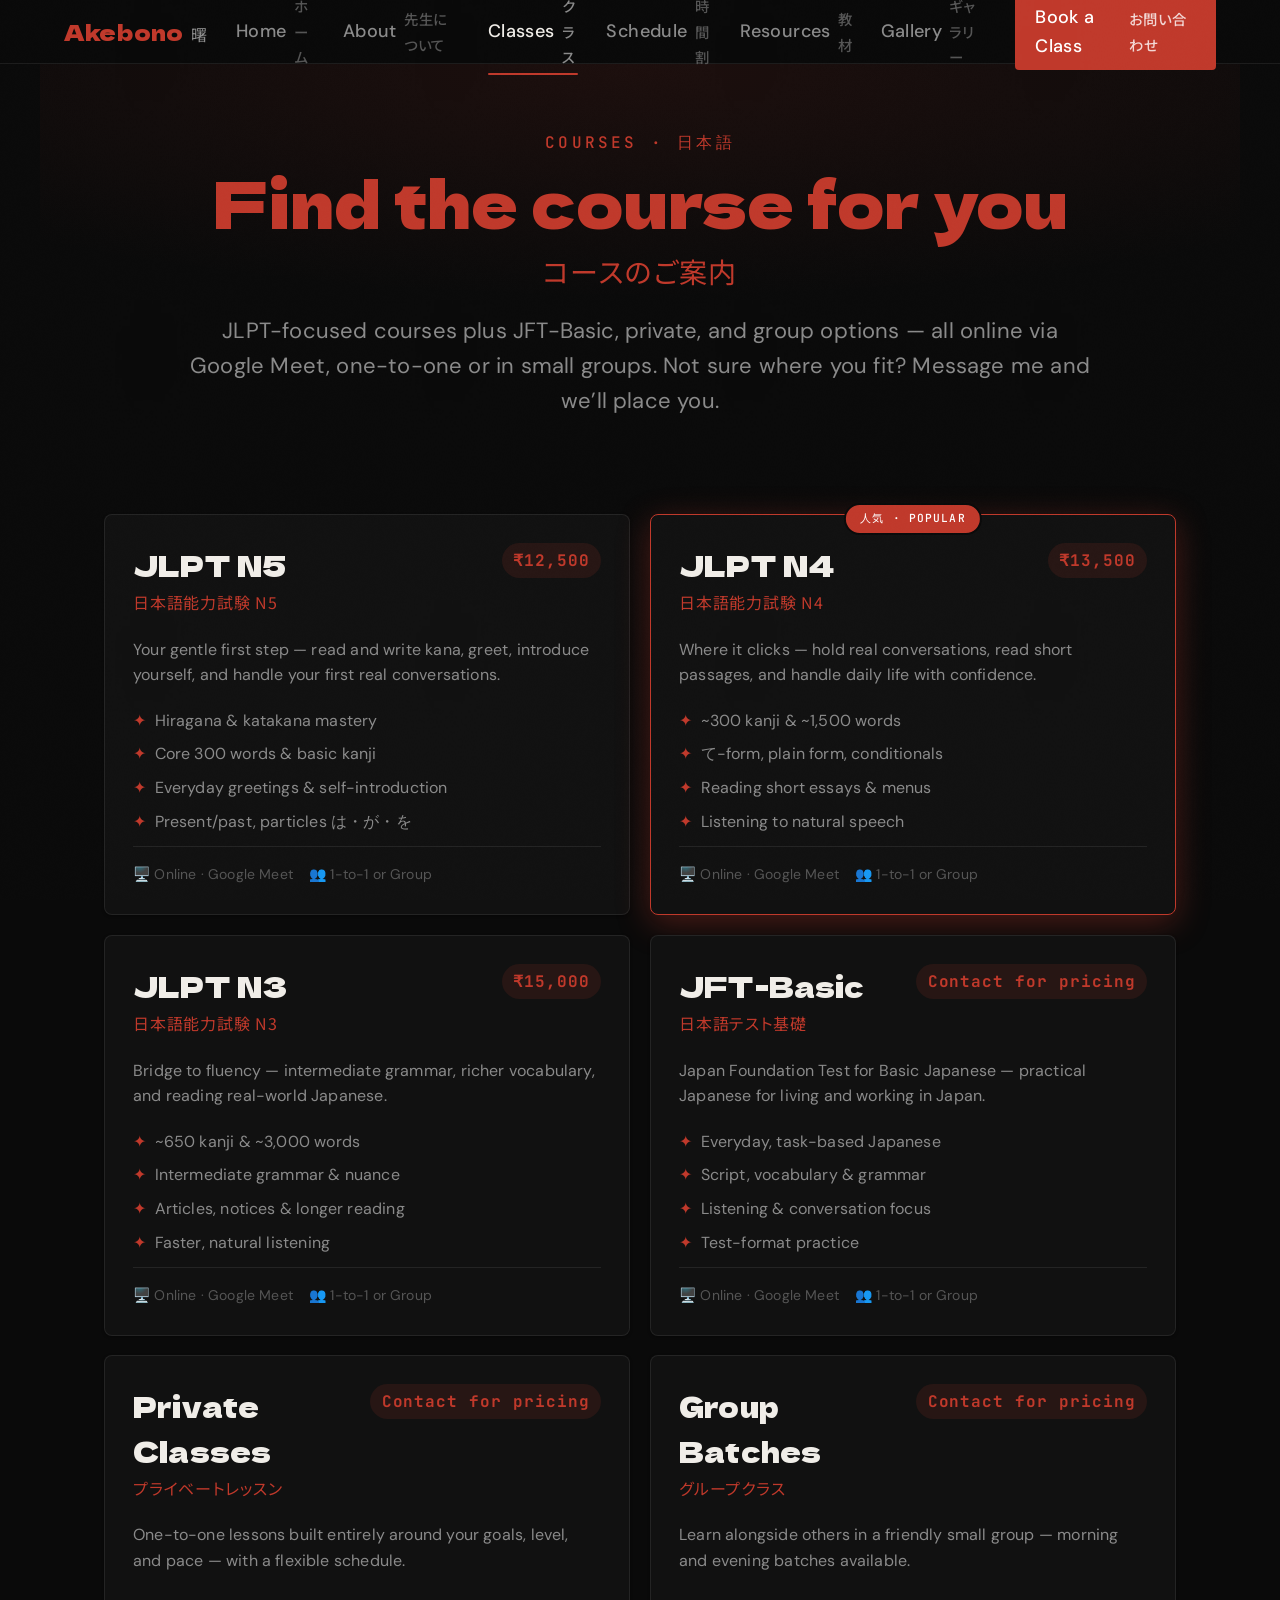
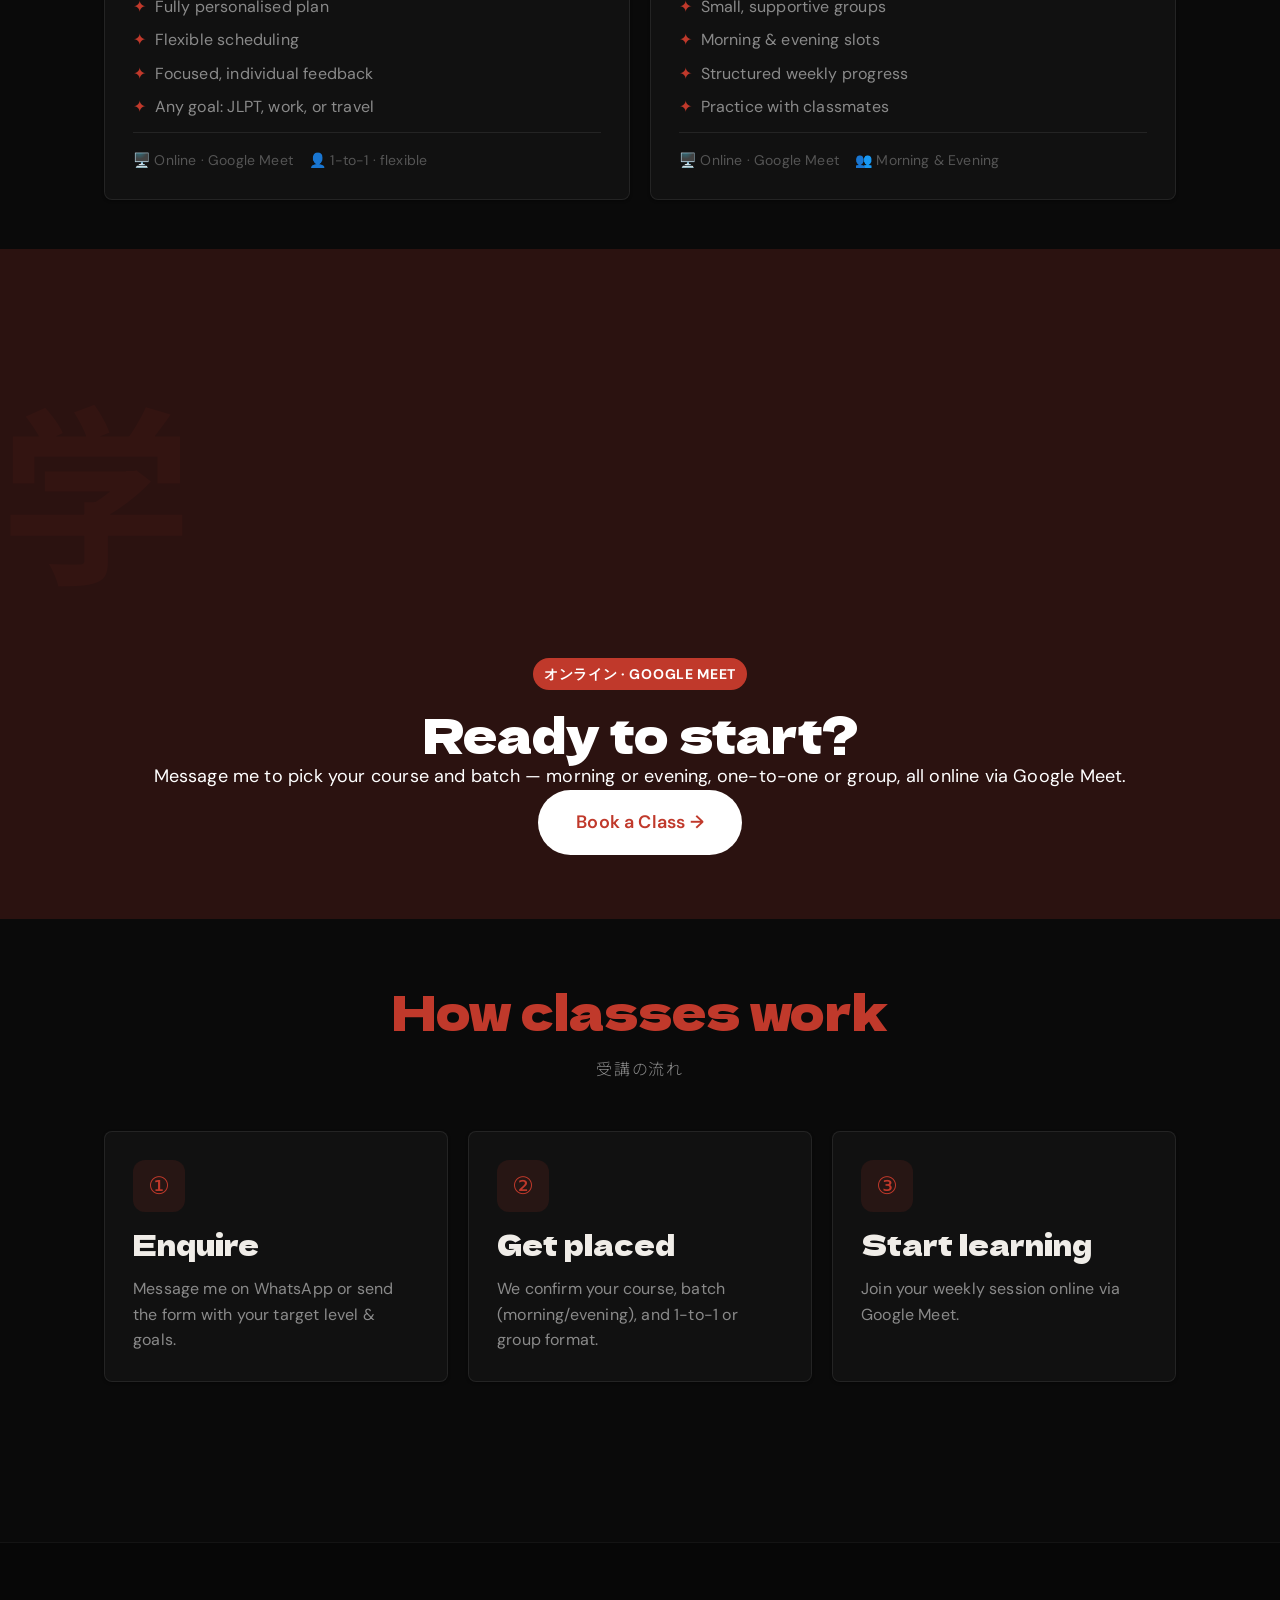
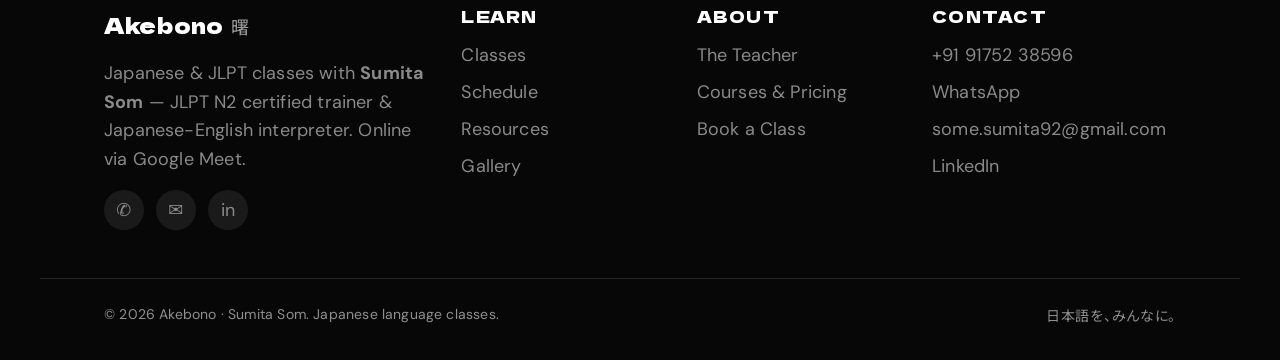
<file: classes.html>
<!DOCTYPE html>
<html lang="en">
<head>
  <meta charset="UTF-8" />
  <meta name="viewport" content="width=device-width, initial-scale=1.0" />
  <title>Courses &amp; Pricing — Akebono · Sumita Som | コースのご案内</title>
  <meta name="description" content="Japanese courses with Sumita Som: JLPT N5, N4, N3, JFT-Basic, private classes, and group batches. Online via Google Meet, 1-to-1 or group." />
  <meta property="og:type" content="website" />
  <meta property="og:title" content="Courses &amp; Pricing — Akebono · Sumita Som" />
  <meta property="og:description" content="JLPT N5–N3, JFT-Basic, private and group classes — online via Google Meet." />

  <link rel="preconnect" href="https://fonts.googleapis.com" />
  <link rel="preconnect" href="https://fonts.gstatic.com" crossorigin />
  <link href="https://fonts.googleapis.com/css2?family=Dela+Gothic+One&family=DM+Sans:ital,opsz,wght@0,9..40,300;0,9..40,400;0,9..40,500;0,9..40,600;1,9..40,300&family=Noto+Sans+JP:wght@300;400;500;700&family=JetBrains+Mono:wght@400;500&display=swap" rel="stylesheet" />

  <link rel="stylesheet" href="css/reset.css" />
  <link rel="stylesheet" href="css/variables.css" />
  <link rel="stylesheet" href="css/typography.css" />
  <link rel="stylesheet" href="css/layout.css" />
  <link rel="stylesheet" href="css/components.css" />
  <link rel="stylesheet" href="css/pages/about.css" />
  <link rel="stylesheet" href="css/pages/classes.css?v=2" />
</head>
<body>
  <div class="grain-overlay" aria-hidden="true"></div>
  <a class="skip-link" href="#main">Skip to content</a>

  <header>
    <nav class="nav" aria-label="Main navigation">
      <div class="nav__brand">
        <a href="index.html" aria-label="Akebono home">
          <span class="nav__logo-en">Akebono</span><span class="nav__logo-ja" lang="ja">曙</span>
        </a>
      </div>
      <button class="nav__hamburger" aria-label="Toggle menu" aria-expanded="false" aria-controls="nav-menu">
        <span class="nav__bar"></span><span class="nav__bar"></span><span class="nav__bar"></span>
      </button>
      <ul class="nav__menu" id="nav-menu" role="list">
        <li><a href="index.html" class="nav__link">Home <span lang="ja">ホーム</span></a></li>
        <li><a href="about.html" class="nav__link">About <span lang="ja">先生について</span></a></li>
        <li><a href="classes.html" class="nav__link">Classes <span lang="ja">クラス</span></a></li>
        <li><a href="schedule.html" class="nav__link">Schedule <span lang="ja">時間割</span></a></li>
        <li><a href="resources.html" class="nav__link">Resources <span lang="ja">教材</span></a></li>
        <li><a href="gallery.html" class="nav__link">Gallery <span lang="ja">ギャラリー</span></a></li>
        <li><a href="contact.html" class="nav__link nav__link--cta">Book a Class <span lang="ja">お問い合わせ</span></a></li>
      </ul>
    </nav>
  </header>

  <main id="main">
    <section class="page-hero container">
      <span class="eyebrow">Courses · 日本語</span>
      <h1 class="page-hero__title">Find the course for you</h1>
      <p class="page-hero__title" style="font-size:var(--text-xl);color:var(--color-accent)" lang="ja">コースのご案内</p>
      <p class="page-hero__lede">JLPT-focused courses plus JFT-Basic, private, and group options — all online via Google Meet, one-to-one or in small groups. Not sure where you fit? Message me and we’ll place you.</p>
    </section>

    <!-- COURSES -->
    <section class="section section--tight">
      <div class="container">
        <div class="cards-grid cards-grid--two reveal-group">
          <article class="card tier reveal">
            <div class="tier__head">
              <div><span class="tier__level">JLPT N5</span><span class="tier__level-ja" lang="ja">日本語能力試験 N5</span></div>
              <span class="tier__jlpt">₹12,500</span>
            </div>
            <p class="card__body">Your gentle first step — read and write kana, greet, introduce yourself, and handle your first real conversations.</p>
            <ul class="tier__list">
              <li>Hiragana &amp; katakana mastery</li>
              <li>Core 300 words &amp; basic kanji</li>
              <li>Everyday greetings &amp; self-introduction</li>
              <li>Present/past, particles は・が・を</li>
            </ul>
            <div class="tier__meta"><span>🖥️ Online · Google Meet</span><span>👥 1-to-1 or Group</span></div>
          </article>

          <article class="card tier tier--featured reveal">
            <div class="tier__head">
              <div><span class="tier__level">JLPT N4</span><span class="tier__level-ja" lang="ja">日本語能力試験 N4</span></div>
              <!-- TODO: Confirm N4 pricing with Sumita -->
              <span class="tier__jlpt">₹13,500</span>
            </div>
            <p class="card__body">Where it clicks — hold real conversations, read short passages, and handle daily life with confidence.</p>
            <ul class="tier__list">
              <li>~300 kanji &amp; ~1,500 words</li>
              <li>て-form, plain form, conditionals</li>
              <li>Reading short essays &amp; menus</li>
              <li>Listening to natural speech</li>
            </ul>
            <div class="tier__meta"><span>🖥️ Online · Google Meet</span><span>👥 1-to-1 or Group</span></div>
          </article>

          <article class="card tier reveal">
            <div class="tier__head">
              <div><span class="tier__level">JLPT N3</span><span class="tier__level-ja" lang="ja">日本語能力試験 N3</span></div>
              <span class="tier__jlpt">₹15,000</span>
            </div>
            <p class="card__body">Bridge to fluency — intermediate grammar, richer vocabulary, and reading real-world Japanese.</p>
            <ul class="tier__list">
              <li>~650 kanji &amp; ~3,000 words</li>
              <li>Intermediate grammar &amp; nuance</li>
              <li>Articles, notices &amp; longer reading</li>
              <li>Faster, natural listening</li>
            </ul>
            <div class="tier__meta"><span>🖥️ Online · Google Meet</span><span>👥 1-to-1 or Group</span></div>
          </article>

          <article class="card tier reveal">
            <div class="tier__head">
              <div><span class="tier__level">JFT-Basic</span><span class="tier__level-ja" lang="ja">日本語テスト基礎</span></div>
              <span class="tier__jlpt">Contact for pricing</span>
            </div>
            <p class="card__body">Japan Foundation Test for Basic Japanese — practical Japanese for living and working in Japan.</p>
            <ul class="tier__list">
              <li>Everyday, task-based Japanese</li>
              <li>Script, vocabulary &amp; grammar</li>
              <li>Listening &amp; conversation focus</li>
              <li>Test-format practice</li>
            </ul>
            <div class="tier__meta"><span>🖥️ Online · Google Meet</span><span>👥 1-to-1 or Group</span></div>
          </article>

          <article class="card tier reveal">
            <div class="tier__head">
              <div><span class="tier__level">Private Classes</span><span class="tier__level-ja" lang="ja">プライベートレッスン</span></div>
              <span class="tier__jlpt">Contact for pricing</span>
            </div>
            <p class="card__body">One-to-one lessons built entirely around your goals, level, and pace — with a flexible schedule.</p>
            <ul class="tier__list">
              <li>Fully personalised plan</li>
              <li>Flexible scheduling</li>
              <li>Focused, individual feedback</li>
              <li>Any goal: JLPT, work, or travel</li>
            </ul>
            <div class="tier__meta"><span>🖥️ Online · Google Meet</span><span>👤 1-to-1 · flexible</span></div>
          </article>

          <article class="card tier reveal">
            <div class="tier__head">
              <div><span class="tier__level">Group Batches</span><span class="tier__level-ja" lang="ja">グループクラス</span></div>
              <span class="tier__jlpt">Contact for pricing</span>
            </div>
            <p class="card__body">Learn alongside others in a friendly small group — morning and evening batches available.</p>
            <ul class="tier__list">
              <li>Small, supportive groups</li>
              <li>Morning &amp; evening slots</li>
              <li>Structured weekly progress</li>
              <li>Practice with classmates</li>
            </ul>
            <div class="tier__meta"><span>🖥️ Online · Google Meet</span><span>👥 Morning &amp; Evening</span></div>
          </article>
        </div>
      </div>
    </section>

    <!-- ENQUIRE CTA -->
    <section class="section section--accent cta-band bg-section bg-overlay--heavy bg--neon">
      <span class="kanji-float" aria-hidden="true" lang="ja">学</span>
      <div class="container text-center">
        <span class="badge badge--free" style="margin-bottom:1rem;">オンライン · GOOGLE MEET</span>
        <h2 class="cta-band__title">Ready to start?</h2>
        <p class="cta-band__sub">Message me to pick your course and batch — morning or evening, one-to-one or group, all online via Google Meet.</p>
        <a href="contact.html" class="btn btn--on-accent btn--lg">Book a Class →</a>
      </div>
    </section>

    <!-- FORMAT NOTE -->
    <section class="section">
      <div class="container">
        <div class="section-header reveal">
          <div class="bilingual-heading bilingual-heading--center">
            <h2 class="heading-en">How classes work</h2>
            <p class="heading-ja" lang="ja">受講の流れ</p>
          </div>
        </div>
        <div class="cards-grid reveal-group">
          <article class="card reveal"><span class="card__icon" aria-hidden="true">①</span><h3 class="card__title">Enquire</h3><p class="card__body">Message me on WhatsApp or send the form with your target level &amp; goals.</p></article>
          <article class="card reveal"><span class="card__icon" aria-hidden="true">②</span><h3 class="card__title">Get placed</h3><p class="card__body">We confirm your course, batch (morning/evening), and 1-to-1 or group format.</p></article>
          <article class="card reveal"><span class="card__icon" aria-hidden="true">③</span><h3 class="card__title">Start learning</h3><p class="card__body">Join your weekly session online via Google Meet.</p></article>
        </div>
      </div>
    </section>
  </main>

  <footer class="footer">
    <div class="container footer__grid">
      <div>
        <div class="nav__brand"><a href="index.html"><span class="nav__logo-en" style="color:#fff">Akebono</span> <span class="footer__brand-ja" lang="ja">曙</span></a></div>
        <p style="margin-top:1rem;max-width:34ch;">Japanese &amp; JLPT classes with <strong>Sumita Som</strong> — JLPT N2 certified trainer &amp; Japanese-English interpreter. Online via Google Meet.</p>
        <div class="footer__social">
          <a href="https://wa.me/919175238596" aria-label="WhatsApp Sumita Som">✆</a>
          <a href="mailto:some.sumita92@gmail.com" aria-label="Email Sumita Som">✉</a>
          <a href="https://www.linkedin.com/in/sumita-som-98b6471b0/" aria-label="LinkedIn">in</a>
        </div>
      </div>
      <div>
        <h2 class="footer__title">Learn</h2>
        <ul class="footer__list" role="list">
          <li><a href="classes.html">Classes</a></li>
          <li><a href="schedule.html">Schedule</a></li>
          <li><a href="resources.html">Resources</a></li>
          <li><a href="gallery.html">Gallery</a></li>
        </ul>
      </div>
      <div>
        <h2 class="footer__title">About</h2>
        <ul class="footer__list" role="list">
          <li><a href="about.html">The Teacher</a></li>
          <li><a href="classes.html">Courses &amp; Pricing</a></li>
          <li><a href="contact.html">Book a Class</a></li>
        </ul>
      </div>
      <div>
        <h2 class="footer__title">Contact</h2>
        <ul class="footer__list" role="list">
          <li><a href="tel:+919175238596">+91 91752 38596</a></li>
          <li><a href="https://wa.me/919175238596">WhatsApp</a></li>
          <li><a href="mailto:some.sumita92@gmail.com">some.sumita92@gmail.com</a></li>
          <li><a href="https://www.linkedin.com/in/sumita-som-98b6471b0/">LinkedIn</a></li>
        </ul>
      </div>
    </div>
    <div class="container footer__bottom">
      <span>© <span data-year>2026</span> Akebono · Sumita Som. Japanese language classes.</span>
      <span lang="ja">日本語を、みんなに。</span>
    </div>
  </footer>

  <script src="js/main.js" defer></script>
</body>
</html>
</file>
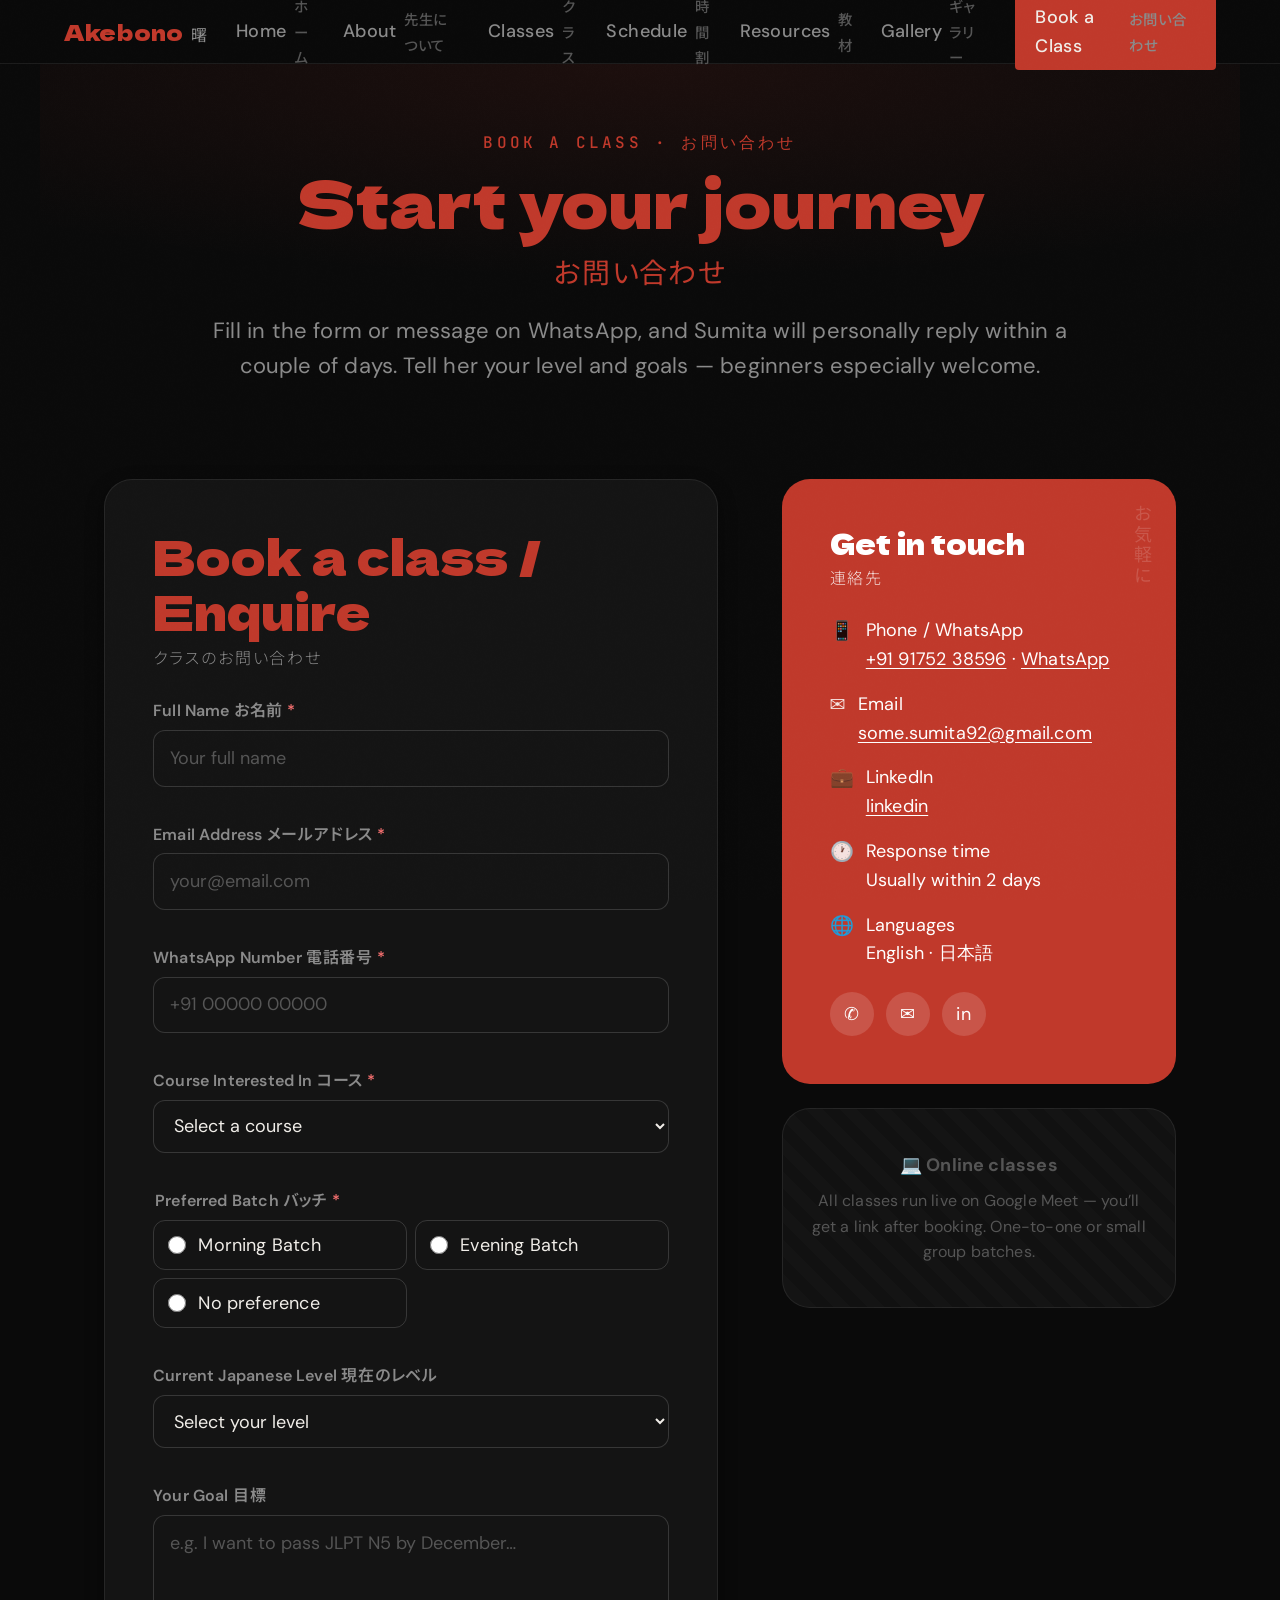
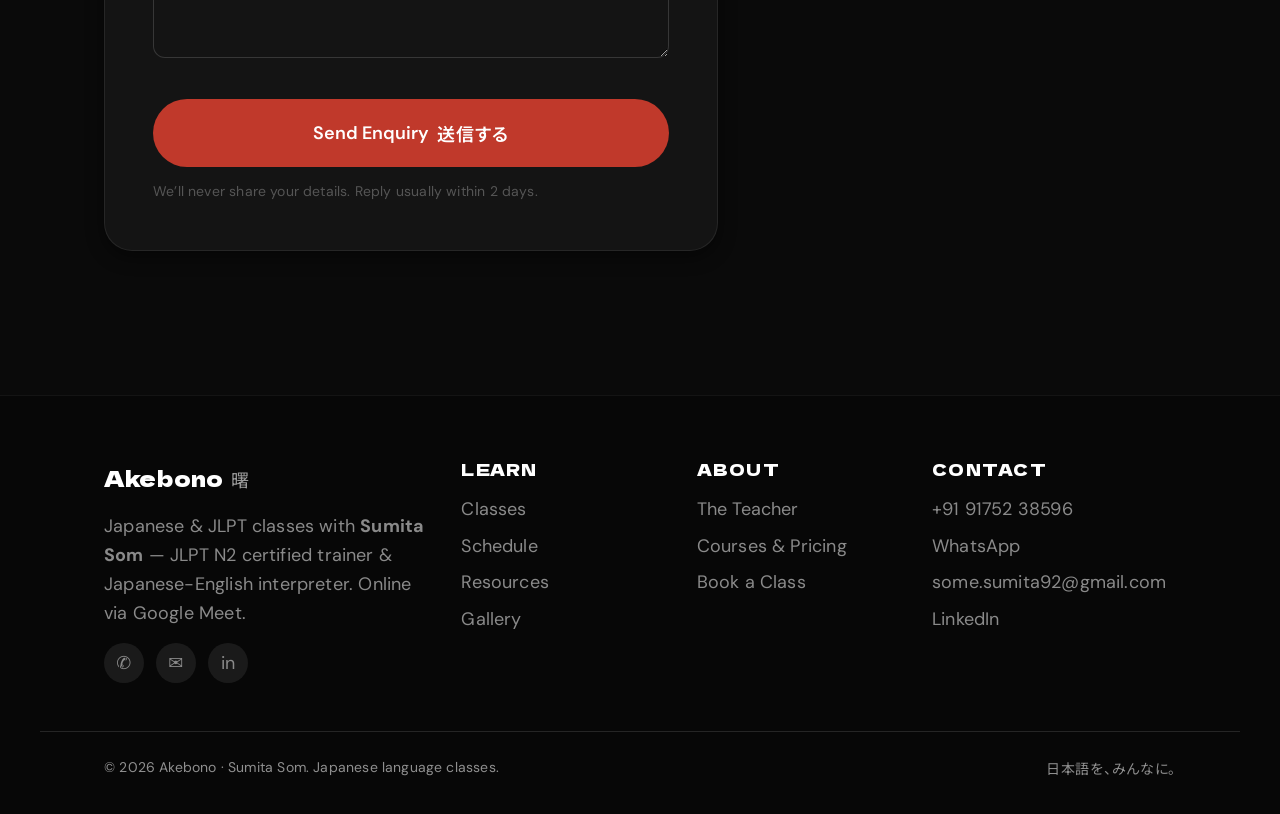
<file: contact.html>
<!DOCTYPE html>
<html lang="en">
<head>
  <meta charset="UTF-8" />
  <meta name="viewport" content="width=device-width, initial-scale=1.0" />
  <title>Book a Class — Akebono · Sumita Som | お問い合わせ</title>
  <meta name="description" content="Book Japanese &amp; JLPT classes with Sumita Som. Online via Google Meet, 1-to-1 or group. Message on WhatsApp or send the enquiry form." />
  <meta property="og:type" content="website" />
  <meta property="og:title" content="Book a Class — Akebono · Sumita Som" />
  <meta property="og:description" content="Enquire about Japanese &amp; JLPT classes with Sumita Som — online via Google Meet." />

  <link rel="preconnect" href="https://fonts.googleapis.com" />
  <link rel="preconnect" href="https://fonts.gstatic.com" crossorigin />
  <link href="https://fonts.googleapis.com/css2?family=Dela+Gothic+One&family=DM+Sans:ital,opsz,wght@0,9..40,300;0,9..40,400;0,9..40,500;0,9..40,600;1,9..40,300&family=Noto+Sans+JP:wght@300;400;500;700&family=JetBrains+Mono:wght@400;500&display=swap" rel="stylesheet" />

  <link rel="stylesheet" href="css/reset.css" />
  <link rel="stylesheet" href="css/variables.css" />
  <link rel="stylesheet" href="css/typography.css" />
  <link rel="stylesheet" href="css/layout.css" />
  <link rel="stylesheet" href="css/components.css?v=2" />
  <link rel="stylesheet" href="css/pages/about.css" />
  <link rel="stylesheet" href="css/pages/contact.css" />
</head>
<body>
  <div class="grain-overlay" aria-hidden="true"></div>
  <a class="skip-link" href="#main">Skip to content</a>

  <header>
    <nav class="nav" aria-label="Main navigation">
      <div class="nav__brand"><a href="index.html" aria-label="Akebono home"><span class="nav__logo-en">Akebono</span><span class="nav__logo-ja" lang="ja">曙</span></a></div>
      <button class="nav__hamburger" aria-label="Toggle menu" aria-expanded="false" aria-controls="nav-menu"><span class="nav__bar"></span><span class="nav__bar"></span><span class="nav__bar"></span></button>
      <ul class="nav__menu" id="nav-menu" role="list">
        <li><a href="index.html" class="nav__link">Home <span lang="ja">ホーム</span></a></li>
        <li><a href="about.html" class="nav__link">About <span lang="ja">先生について</span></a></li>
        <li><a href="classes.html" class="nav__link">Classes <span lang="ja">クラス</span></a></li>
        <li><a href="schedule.html" class="nav__link">Schedule <span lang="ja">時間割</span></a></li>
        <li><a href="resources.html" class="nav__link">Resources <span lang="ja">教材</span></a></li>
        <li><a href="gallery.html" class="nav__link">Gallery <span lang="ja">ギャラリー</span></a></li>
        <li><a href="contact.html" class="nav__link nav__link--cta">Book a Class <span lang="ja">お問い合わせ</span></a></li>
      </ul>
    </nav>
  </header>

  <main id="main">
    <section class="page-hero container">
      <span class="eyebrow">Book a class · お問い合わせ</span>
      <h1 class="page-hero__title">Start your journey</h1>
      <p class="page-hero__title" style="font-size:var(--text-xl);color:var(--color-accent)" lang="ja">お問い合わせ</p>
      <p class="page-hero__lede">Fill in the form or message on WhatsApp, and Sumita will personally reply within a couple of days. Tell her your level and goals — beginners especially welcome.</p>
    </section>

    <section class="section section--tight">
      <div class="container contact-layout">
        <!-- FORM -->
        <div class="reveal reveal--left">
          <div class="contact-form-card">
            <div class="bilingual-heading" style="margin-bottom:1.5rem;">
              <h2 class="heading-en">Book a class / Enquire</h2>
              <p class="heading-ja" lang="ja">クラスのお問い合わせ</p>
            </div>

            <form class="form" id="enquiry-form" novalidate>
              <div class="form__group">
                <label class="form__label" for="field-name">Full Name <span lang="ja">お名前</span> <span class="form__required" aria-label="required">*</span></label>
                <input class="form__input" type="text" id="field-name" name="name" placeholder="Your full name" required autocomplete="name" />
              </div>

              <div class="form__group">
                <label class="form__label" for="field-email">Email Address <span lang="ja">メールアドレス</span> <span class="form__required" aria-label="required">*</span></label>
                <input class="form__input" type="email" id="field-email" name="email" placeholder="your@email.com" required autocomplete="email" />
              </div>

              <div class="form__group">
                <label class="form__label" for="field-whatsapp">WhatsApp Number <span lang="ja">電話番号</span> <span class="form__required" aria-label="required">*</span></label>
                <input class="form__input" type="tel" id="field-whatsapp" name="whatsapp" placeholder="+91 00000 00000" required autocomplete="tel" />
              </div>

              <div class="form__group">
                <label class="form__label" for="field-course">Course Interested In <span lang="ja">コース</span> <span class="form__required" aria-label="required">*</span></label>
                <select class="form__select" id="field-course" name="course" required>
                  <option value="" disabled selected>Select a course</option>
                  <option value="JLPT N5">JLPT N5 — ₹12,500</option>
                  <option value="JLPT N4">JLPT N4 — ₹13,500</option>
                  <option value="JLPT N3">JLPT N3 — ₹15,000</option>
                  <option value="JFT-Basic">JFT-Basic</option>
                  <option value="Private Class">Private Class (1-to-1)</option>
                  <option value="Not sure yet">Not sure yet</option>
                </select>
              </div>

              <fieldset class="form__group" style="border:none;padding:0;">
                <legend class="form__label">Preferred Batch <span lang="ja">バッチ</span> <span class="form__required" aria-label="required">*</span></legend>
                <!-- NOTE: radio `value`s must stay exactly "Morning Batch" / "Evening Batch" /
                     "No preference" to match the Google Form's multiple-choice options — the
                     times below are display-only labels. -->
                <div class="form__options">
                  <label class="form__option"><input type="radio" name="batch" value="Morning Batch" required /> Morning Batch <span style="margin-left:auto;font-family:var(--font-mono);font-size:var(--text-xs);color:var(--color-text-muted);"></span></label>
                  <label class="form__option"><input type="radio" name="batch" value="Evening Batch" /> Evening Batch <span style="margin-left:auto;font-family:var(--font-mono);font-size:var(--text-xs);color:var(--color-text-muted);"></span></label>
                  <label class="form__option"><input type="radio" name="batch" value="No preference" /> No preference</label>
                </div>
              </fieldset>

              <div class="form__group">
                <label class="form__label" for="field-level">Current Japanese Level <span lang="ja">現在のレベル</span></label>
                <select class="form__select" id="field-level" name="level">
                  <option value="" disabled selected>Select your level</option>
                  <option value="Complete Beginner">Complete Beginner</option>
                  <option value="Some basics (Hiragana/Katakana)">Some basics (Hiragana/Katakana)</option>
                  <option value="Conversational">Conversational</option>
                  <option value="JLPT N5 level">JLPT N5 level</option>
                  <option value="JLPT N4 level">JLPT N4 level</option>
                  <option value="JLPT N3 or above">JLPT N3 or above</option>
                </select>
              </div>

              <div class="form__group">
                <label class="form__label" for="field-goal">Your Goal <span lang="ja">目標</span></label>
                <textarea class="form__textarea" id="field-goal" name="goal" placeholder="e.g. I want to pass JLPT N5 by December…" rows="4"></textarea>
              </div>

              <button class="btn btn--primary btn--lg btn--block" type="submit" id="form-submit-btn">Send Enquiry <span lang="ja">送信する</span></button>
              <p class="form__hint">We’ll never share your details. Reply usually within 2 days.</p>

              <!-- Hidden iframe — Google Form posts into this so the page never redirects.
                   Success/error feedback is handled by the toaster (see end of <body>). -->
              <iframe name="hidden-iframe" id="hidden-iframe" title="Form submission target" style="display:none;" aria-hidden="true"></iframe>
            </form>
          </div>
        </div>

        <!-- ASIDE -->
        <aside class="contact-aside reveal reveal--right">
          <div class="contact-info">
            <span class="vertical-ja" lang="ja" aria-hidden="true">お気軽に</span>
            <div class="bilingual-heading"><h3 class="heading-en">Get in touch</h3><p class="heading-ja" style="color:rgba(255,255,255,.8)" lang="ja">連絡先</p></div>
            <ul class="contact-info__list">
              <li class="contact-info__item"><span class="contact-info__icon" aria-hidden="true">📱</span><span>Phone / WhatsApp<br /><a href="tel:+919175238596">+91 91752 38596</a> · <a href="https://wa.me/919175238596">WhatsApp</a></span></li>
              <li class="contact-info__item"><span class="contact-info__icon" aria-hidden="true">✉️</span><span>Email<br /><a href="mailto:some.sumita92@gmail.com">some.sumita92@gmail.com</a></span></li>
              <li class="contact-info__item"><span class="contact-info__icon" aria-hidden="true">💼</span><span>LinkedIn<br /><a href="https://www.linkedin.com/in/sumita-som-98b6471b0/">linkedin</a></span></li>
              <li class="contact-info__item"><span class="contact-info__icon" aria-hidden="true">🕐</span><span>Response time<br />Usually within 2 days</span></li>
              <li class="contact-info__item"><span class="contact-info__icon" aria-hidden="true">🌐</span><span>Languages<br />English · 日本語</span></li>
            </ul>
            <div class="contact-social">
              <a href="https://wa.me/919175238596" aria-label="WhatsApp Sumita Som">✆</a>
              <a href="mailto:some.sumita92@gmail.com" aria-label="Email Sumita Som">✉</a>
              <a href="https://www.linkedin.com/in/sumita-som-98b6471b0/" aria-label="LinkedIn">in</a>
            </div>
          </div>

          <div class="map-placeholder">
            <div>
              <strong>💻 Online classes</strong>
              <p style="margin-top:.5rem;font-size:var(--text-sm)">All classes run live on Google Meet — you’ll get a link after booking. One-to-one or small group batches.</p>
            </div>
          </div>
        </aside>
      </div>
    </section>
  </main>

  <footer class="footer">
    <div class="container footer__grid">
      <div>
        <div class="nav__brand"><a href="index.html"><span class="nav__logo-en" style="color:#fff">Akebono</span> <span class="footer__brand-ja" lang="ja">曙</span></a></div>
        <p style="margin-top:1rem;max-width:34ch;">Japanese &amp; JLPT classes with <strong>Sumita Som</strong> — JLPT N2 certified trainer &amp; Japanese-English interpreter. Online via Google Meet.</p>
        <div class="footer__social">
          <a href="https://wa.me/919175238596" aria-label="WhatsApp Sumita Som">✆</a>
          <a href="mailto:some.sumita92@gmail.com" aria-label="Email Sumita Som">✉</a>
          <a href="https://www.linkedin.com/in/sumita-som-98b6471b0/" aria-label="LinkedIn">in</a>
        </div>
      </div>
      <div>
        <h2 class="footer__title">Learn</h2>
        <ul class="footer__list" role="list">
          <li><a href="classes.html">Classes</a></li>
          <li><a href="schedule.html">Schedule</a></li>
          <li><a href="resources.html">Resources</a></li>
          <li><a href="gallery.html">Gallery</a></li>
        </ul>
      </div>
      <div>
        <h2 class="footer__title">About</h2>
        <ul class="footer__list" role="list">
          <li><a href="about.html">The Teacher</a></li>
          <li><a href="classes.html">Courses &amp; Pricing</a></li>
          <li><a href="contact.html">Book a Class</a></li>
        </ul>
      </div>
      <div>
        <h2 class="footer__title">Contact</h2>
        <ul class="footer__list" role="list">
          <li><a href="tel:+919175238596">+91 91752 38596</a></li>
          <li><a href="https://wa.me/919175238596">WhatsApp</a></li>
          <li><a href="mailto:some.sumita92@gmail.com">some.sumita92@gmail.com</a></li>
          <li><a href="https://www.linkedin.com/in/sumita-som-98b6471b0/">LinkedIn</a></li>
        </ul>
      </div>
    </div>
    <div class="container footer__bottom">
      <span>© <span data-year>2026</span> Akebono · Sumita Som. Japanese language classes.</span>
      <span lang="ja">日本語を、みんなに。</span>
    </div>
  </footer>

  <!-- Toaster — shown after form submit -->
  <div class="toaster" id="form-toaster" role="status" aria-live="polite" aria-atomic="true">
    <span class="toaster__icon" id="toaster-icon">✓</span>
    <div class="toaster__text">
      <span class="toaster__title" id="toaster-title">ありがとうございます！</span>
      <span class="toaster__sub" id="toaster-sub">Sumita will reach out to you shortly.</span>
    </div>
  </div>

  <script src="js/main.js?v=2" defer></script>
  <script src="js/contact.js?v=3" defer></script>
</body>
</html>
</file>
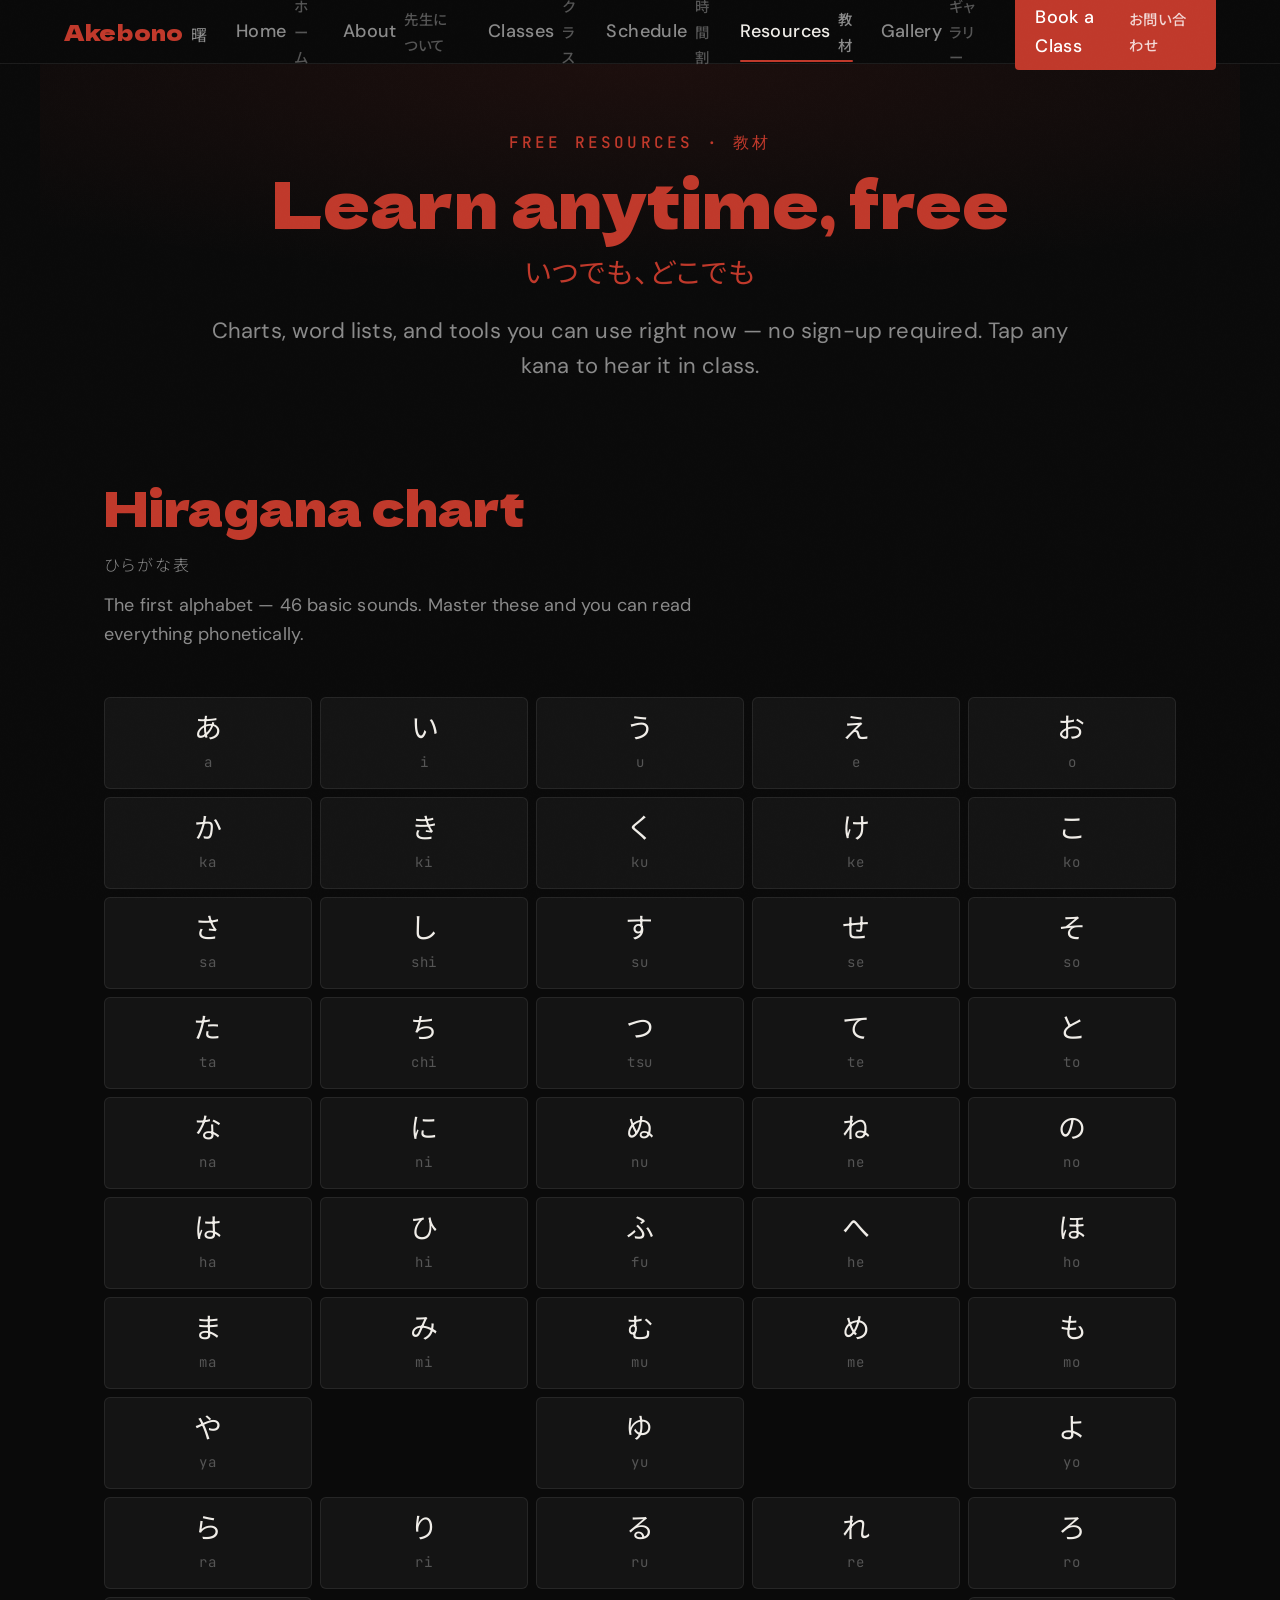
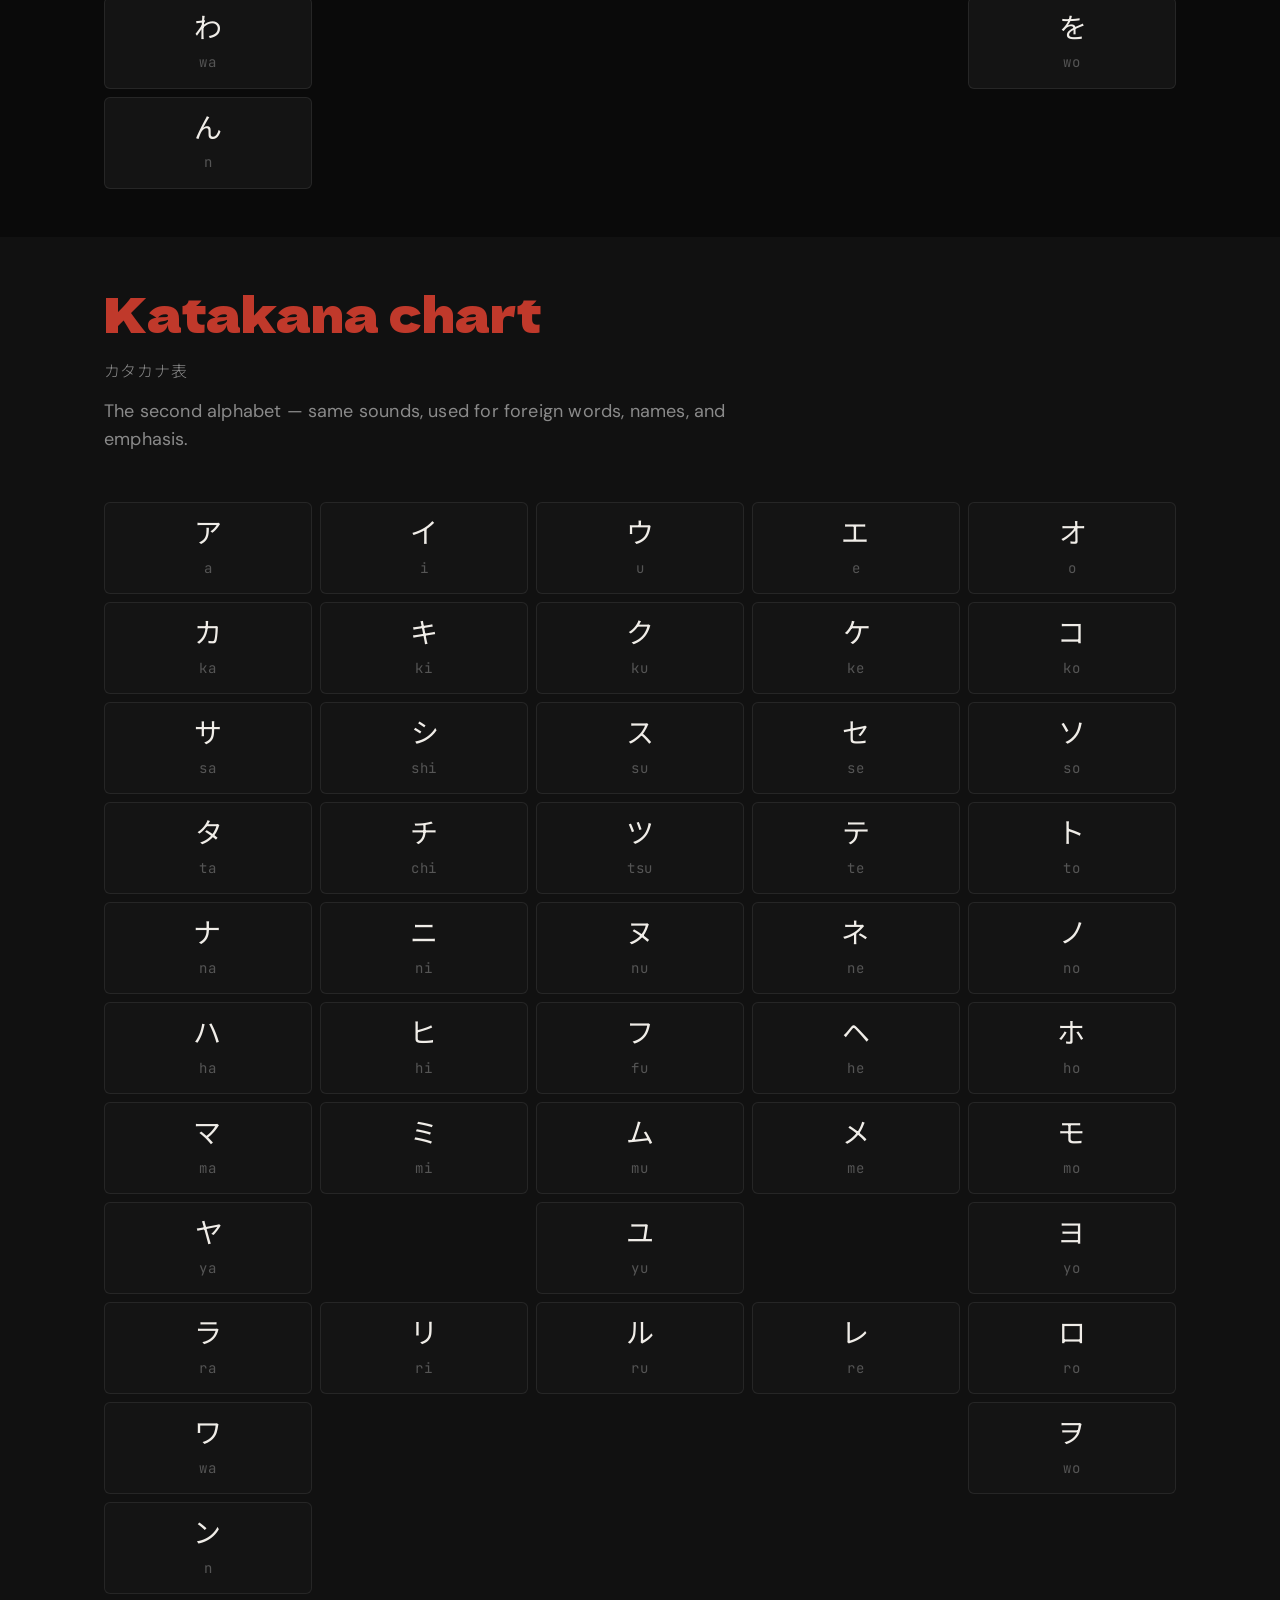
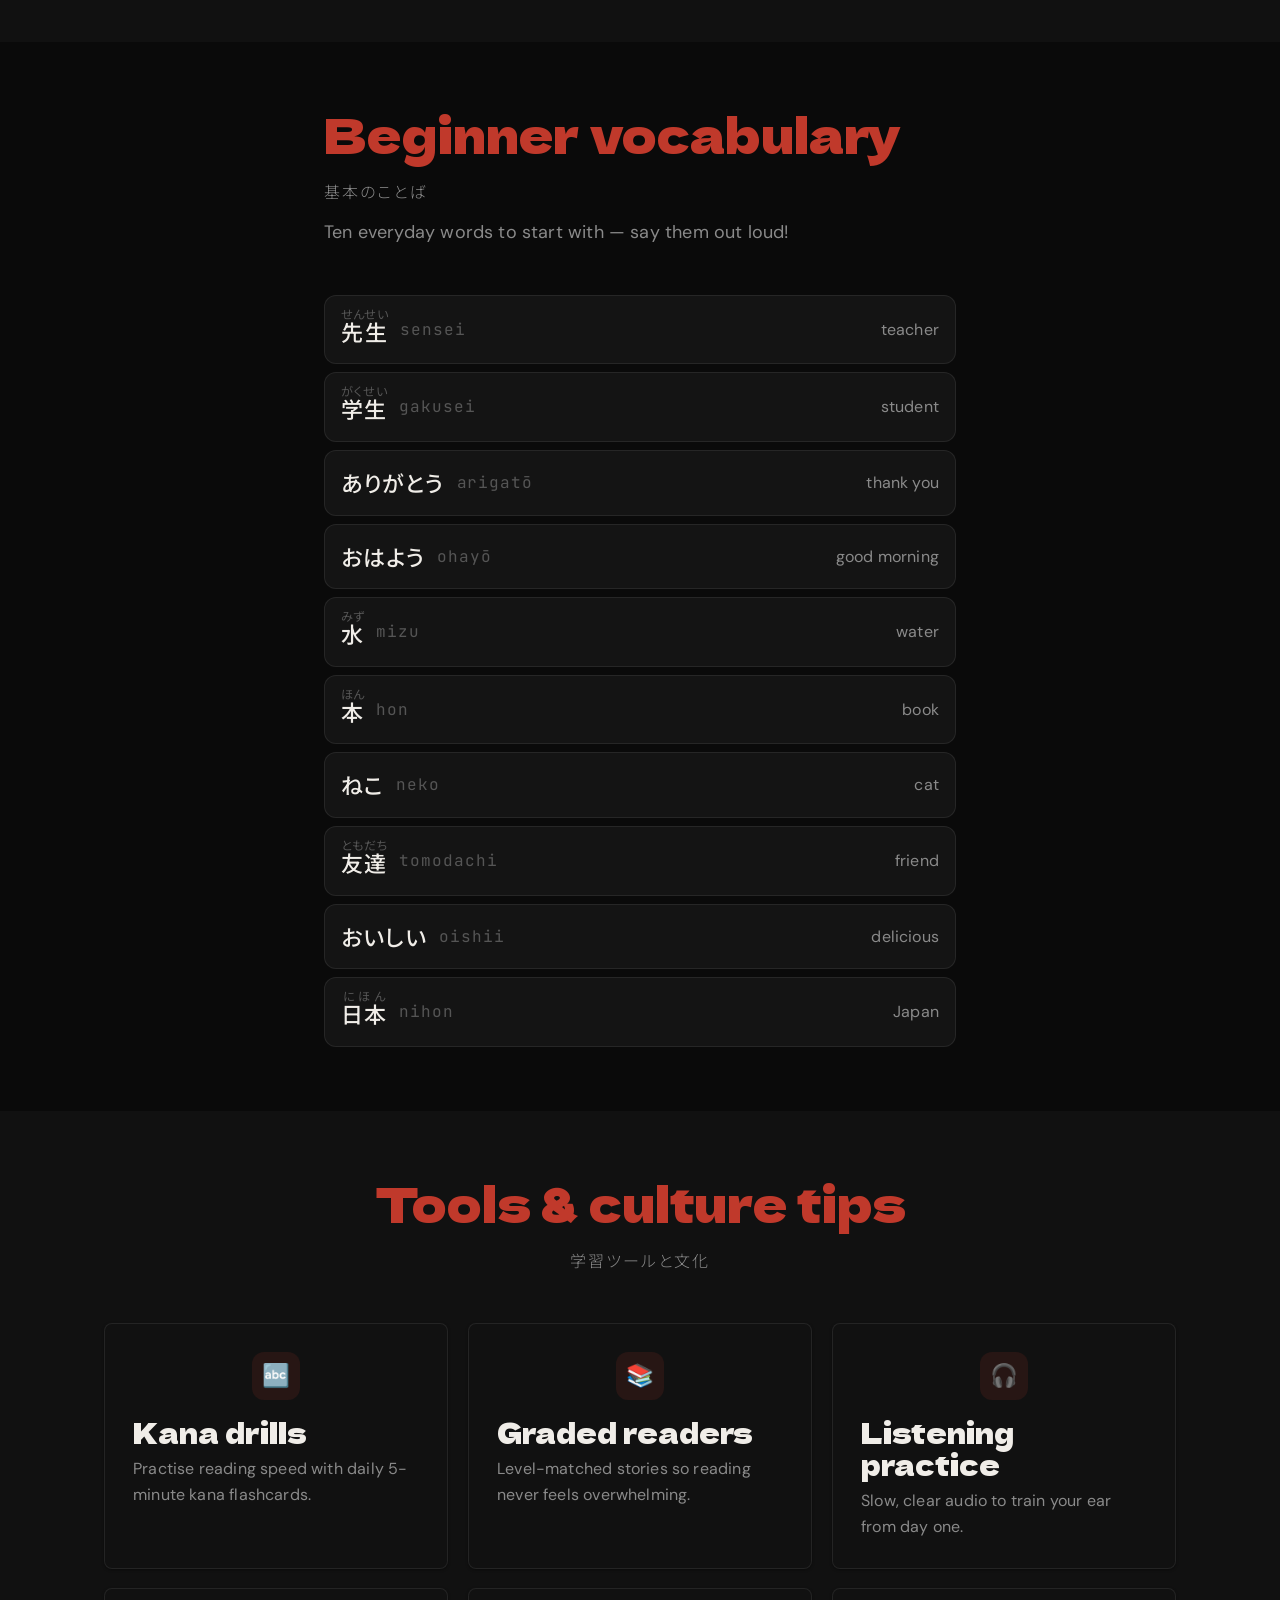
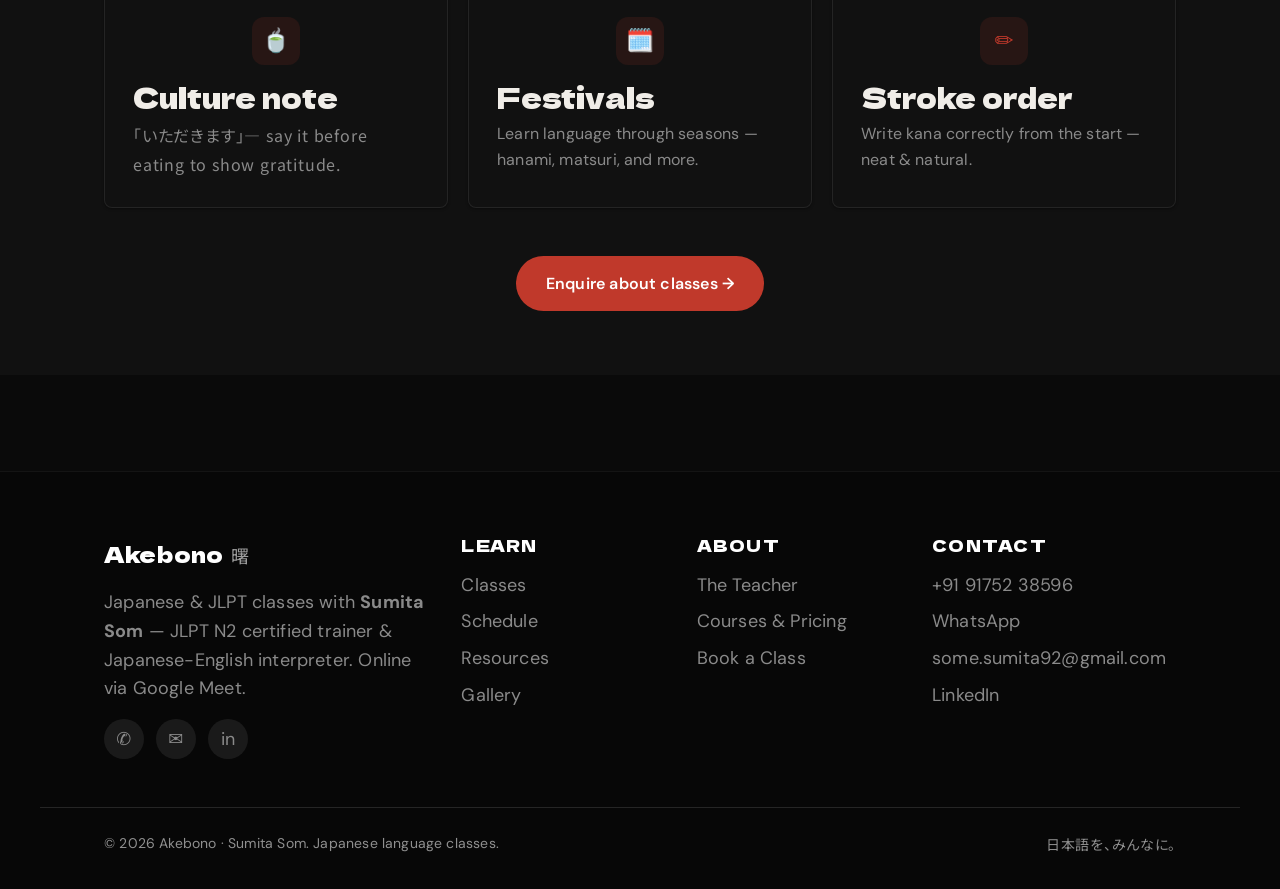
<file: resources.html>
<!DOCTYPE html>
<html lang="en">
<head>
  <meta charset="UTF-8" />
  <meta name="viewport" content="width=device-width, initial-scale=1.0" />
  <title>Resources — Akebono · Sumita Som | 教材</title>
  <meta name="description" content="Free Japanese learning resources: hiragana and katakana charts, beginner vocabulary, recommended tools, and culture tips." />
  <meta property="og:type" content="website" />
  <meta property="og:title" content="Resources — Akebono · Sumita Som" />
  <meta property="og:description" content="Free hiragana & katakana charts, vocabulary, and learning tools." />

  <link rel="preconnect" href="https://fonts.googleapis.com" />
  <link rel="preconnect" href="https://fonts.gstatic.com" crossorigin />
  <link href="https://fonts.googleapis.com/css2?family=Dela+Gothic+One&family=DM+Sans:ital,opsz,wght@0,9..40,300;0,9..40,400;0,9..40,500;0,9..40,600;1,9..40,300&family=Noto+Sans+JP:wght@300;400;500;700&family=JetBrains+Mono:wght@400;500&display=swap" rel="stylesheet" />

  <link rel="stylesheet" href="css/reset.css" />
  <link rel="stylesheet" href="css/variables.css" />
  <link rel="stylesheet" href="css/typography.css" />
  <link rel="stylesheet" href="css/layout.css" />
  <link rel="stylesheet" href="css/components.css" />
  <link rel="stylesheet" href="css/pages/about.css" />
  <link rel="stylesheet" href="css/pages/classes.css" />
</head>
<body>
  <div class="grain-overlay" aria-hidden="true"></div>
  <a class="skip-link" href="#main">Skip to content</a>

  <header>
    <nav class="nav" aria-label="Main navigation">
      <div class="nav__brand"><a href="index.html" aria-label="Akebono home"><span class="nav__logo-en">Akebono</span><span class="nav__logo-ja" lang="ja">曙</span></a></div>
      <button class="nav__hamburger" aria-label="Toggle menu" aria-expanded="false" aria-controls="nav-menu"><span class="nav__bar"></span><span class="nav__bar"></span><span class="nav__bar"></span></button>
      <ul class="nav__menu" id="nav-menu" role="list">
        <li><a href="index.html" class="nav__link">Home <span lang="ja">ホーム</span></a></li>
        <li><a href="about.html" class="nav__link">About <span lang="ja">先生について</span></a></li>
        <li><a href="classes.html" class="nav__link">Classes <span lang="ja">クラス</span></a></li>
        <li><a href="schedule.html" class="nav__link">Schedule <span lang="ja">時間割</span></a></li>
        <li><a href="resources.html" class="nav__link">Resources <span lang="ja">教材</span></a></li>
        <li><a href="gallery.html" class="nav__link">Gallery <span lang="ja">ギャラリー</span></a></li>
        <li><a href="contact.html" class="nav__link nav__link--cta">Book a Class <span lang="ja">お問い合わせ</span></a></li>
      </ul>
    </nav>
  </header>

  <main id="main">
    <section class="page-hero container">
      <span class="eyebrow">Free resources · 教材</span>
      <h1 class="page-hero__title">Learn anytime, free</h1>
      <p class="page-hero__title" style="font-size:var(--text-xl);color:var(--color-accent)" lang="ja">いつでも、どこでも</p>
      <p class="page-hero__lede">Charts, word lists, and tools you can use right now — no sign-up required. Tap any kana to hear it in class.</p>
    </section>

    <!-- HIRAGANA -->
    <section class="section section--tight">
      <div class="container">
        <div class="section-header reveal" style="text-align:left;margin-left:0;">
          <div class="bilingual-heading"><h2 class="heading-en">Hiragana chart</h2><p class="heading-ja" lang="ja">ひらがな表</p></div>
          <p>The first alphabet — 46 basic sounds. Master these and you can read everything phonetically.</p>
        </div>
        <div class="kana-grid reveal" lang="ja" aria-label="Hiragana chart">
          <div class="kana-cell"><span class="kana-cell__char">あ</span><span class="kana-cell__romaji">a</span></div>
          <div class="kana-cell"><span class="kana-cell__char">い</span><span class="kana-cell__romaji">i</span></div>
          <div class="kana-cell"><span class="kana-cell__char">う</span><span class="kana-cell__romaji">u</span></div>
          <div class="kana-cell"><span class="kana-cell__char">え</span><span class="kana-cell__romaji">e</span></div>
          <div class="kana-cell"><span class="kana-cell__char">お</span><span class="kana-cell__romaji">o</span></div>
          <div class="kana-cell"><span class="kana-cell__char">か</span><span class="kana-cell__romaji">ka</span></div>
          <div class="kana-cell"><span class="kana-cell__char">き</span><span class="kana-cell__romaji">ki</span></div>
          <div class="kana-cell"><span class="kana-cell__char">く</span><span class="kana-cell__romaji">ku</span></div>
          <div class="kana-cell"><span class="kana-cell__char">け</span><span class="kana-cell__romaji">ke</span></div>
          <div class="kana-cell"><span class="kana-cell__char">こ</span><span class="kana-cell__romaji">ko</span></div>
          <div class="kana-cell"><span class="kana-cell__char">さ</span><span class="kana-cell__romaji">sa</span></div>
          <div class="kana-cell"><span class="kana-cell__char">し</span><span class="kana-cell__romaji">shi</span></div>
          <div class="kana-cell"><span class="kana-cell__char">す</span><span class="kana-cell__romaji">su</span></div>
          <div class="kana-cell"><span class="kana-cell__char">せ</span><span class="kana-cell__romaji">se</span></div>
          <div class="kana-cell"><span class="kana-cell__char">そ</span><span class="kana-cell__romaji">so</span></div>
          <div class="kana-cell"><span class="kana-cell__char">た</span><span class="kana-cell__romaji">ta</span></div>
          <div class="kana-cell"><span class="kana-cell__char">ち</span><span class="kana-cell__romaji">chi</span></div>
          <div class="kana-cell"><span class="kana-cell__char">つ</span><span class="kana-cell__romaji">tsu</span></div>
          <div class="kana-cell"><span class="kana-cell__char">て</span><span class="kana-cell__romaji">te</span></div>
          <div class="kana-cell"><span class="kana-cell__char">と</span><span class="kana-cell__romaji">to</span></div>
          <div class="kana-cell"><span class="kana-cell__char">な</span><span class="kana-cell__romaji">na</span></div>
          <div class="kana-cell"><span class="kana-cell__char">に</span><span class="kana-cell__romaji">ni</span></div>
          <div class="kana-cell"><span class="kana-cell__char">ぬ</span><span class="kana-cell__romaji">nu</span></div>
          <div class="kana-cell"><span class="kana-cell__char">ね</span><span class="kana-cell__romaji">ne</span></div>
          <div class="kana-cell"><span class="kana-cell__char">の</span><span class="kana-cell__romaji">no</span></div>
          <div class="kana-cell"><span class="kana-cell__char">は</span><span class="kana-cell__romaji">ha</span></div>
          <div class="kana-cell"><span class="kana-cell__char">ひ</span><span class="kana-cell__romaji">hi</span></div>
          <div class="kana-cell"><span class="kana-cell__char">ふ</span><span class="kana-cell__romaji">fu</span></div>
          <div class="kana-cell"><span class="kana-cell__char">へ</span><span class="kana-cell__romaji">he</span></div>
          <div class="kana-cell"><span class="kana-cell__char">ほ</span><span class="kana-cell__romaji">ho</span></div>
          <div class="kana-cell"><span class="kana-cell__char">ま</span><span class="kana-cell__romaji">ma</span></div>
          <div class="kana-cell"><span class="kana-cell__char">み</span><span class="kana-cell__romaji">mi</span></div>
          <div class="kana-cell"><span class="kana-cell__char">む</span><span class="kana-cell__romaji">mu</span></div>
          <div class="kana-cell"><span class="kana-cell__char">め</span><span class="kana-cell__romaji">me</span></div>
          <div class="kana-cell"><span class="kana-cell__char">も</span><span class="kana-cell__romaji">mo</span></div>
          <div class="kana-cell"><span class="kana-cell__char">や</span><span class="kana-cell__romaji">ya</span></div>
          <div class="kana-cell kana-cell--empty" aria-hidden="true"></div>
          <div class="kana-cell"><span class="kana-cell__char">ゆ</span><span class="kana-cell__romaji">yu</span></div>
          <div class="kana-cell kana-cell--empty" aria-hidden="true"></div>
          <div class="kana-cell"><span class="kana-cell__char">よ</span><span class="kana-cell__romaji">yo</span></div>
          <div class="kana-cell"><span class="kana-cell__char">ら</span><span class="kana-cell__romaji">ra</span></div>
          <div class="kana-cell"><span class="kana-cell__char">り</span><span class="kana-cell__romaji">ri</span></div>
          <div class="kana-cell"><span class="kana-cell__char">る</span><span class="kana-cell__romaji">ru</span></div>
          <div class="kana-cell"><span class="kana-cell__char">れ</span><span class="kana-cell__romaji">re</span></div>
          <div class="kana-cell"><span class="kana-cell__char">ろ</span><span class="kana-cell__romaji">ro</span></div>
          <div class="kana-cell"><span class="kana-cell__char">わ</span><span class="kana-cell__romaji">wa</span></div>
          <div class="kana-cell kana-cell--empty" aria-hidden="true"></div>
          <div class="kana-cell kana-cell--empty" aria-hidden="true"></div>
          <div class="kana-cell kana-cell--empty" aria-hidden="true"></div>
          <div class="kana-cell"><span class="kana-cell__char">を</span><span class="kana-cell__romaji">wo</span></div>
          <div class="kana-cell"><span class="kana-cell__char">ん</span><span class="kana-cell__romaji">n</span></div>
        </div>
      </div>
    </section>

    <!-- KATAKANA -->
    <section class="section section--tight section--alt">
      <div class="container">
        <div class="section-header reveal" style="text-align:left;margin-left:0;">
          <div class="bilingual-heading"><h2 class="heading-en">Katakana chart</h2><p class="heading-ja" lang="ja">カタカナ表</p></div>
          <p>The second alphabet — same sounds, used for foreign words, names, and emphasis.</p>
        </div>
        <div class="kana-grid reveal" lang="ja" aria-label="Katakana chart">
          <div class="kana-cell"><span class="kana-cell__char">ア</span><span class="kana-cell__romaji">a</span></div>
          <div class="kana-cell"><span class="kana-cell__char">イ</span><span class="kana-cell__romaji">i</span></div>
          <div class="kana-cell"><span class="kana-cell__char">ウ</span><span class="kana-cell__romaji">u</span></div>
          <div class="kana-cell"><span class="kana-cell__char">エ</span><span class="kana-cell__romaji">e</span></div>
          <div class="kana-cell"><span class="kana-cell__char">オ</span><span class="kana-cell__romaji">o</span></div>
          <div class="kana-cell"><span class="kana-cell__char">カ</span><span class="kana-cell__romaji">ka</span></div>
          <div class="kana-cell"><span class="kana-cell__char">キ</span><span class="kana-cell__romaji">ki</span></div>
          <div class="kana-cell"><span class="kana-cell__char">ク</span><span class="kana-cell__romaji">ku</span></div>
          <div class="kana-cell"><span class="kana-cell__char">ケ</span><span class="kana-cell__romaji">ke</span></div>
          <div class="kana-cell"><span class="kana-cell__char">コ</span><span class="kana-cell__romaji">ko</span></div>
          <div class="kana-cell"><span class="kana-cell__char">サ</span><span class="kana-cell__romaji">sa</span></div>
          <div class="kana-cell"><span class="kana-cell__char">シ</span><span class="kana-cell__romaji">shi</span></div>
          <div class="kana-cell"><span class="kana-cell__char">ス</span><span class="kana-cell__romaji">su</span></div>
          <div class="kana-cell"><span class="kana-cell__char">セ</span><span class="kana-cell__romaji">se</span></div>
          <div class="kana-cell"><span class="kana-cell__char">ソ</span><span class="kana-cell__romaji">so</span></div>
          <div class="kana-cell"><span class="kana-cell__char">タ</span><span class="kana-cell__romaji">ta</span></div>
          <div class="kana-cell"><span class="kana-cell__char">チ</span><span class="kana-cell__romaji">chi</span></div>
          <div class="kana-cell"><span class="kana-cell__char">ツ</span><span class="kana-cell__romaji">tsu</span></div>
          <div class="kana-cell"><span class="kana-cell__char">テ</span><span class="kana-cell__romaji">te</span></div>
          <div class="kana-cell"><span class="kana-cell__char">ト</span><span class="kana-cell__romaji">to</span></div>
          <div class="kana-cell"><span class="kana-cell__char">ナ</span><span class="kana-cell__romaji">na</span></div>
          <div class="kana-cell"><span class="kana-cell__char">ニ</span><span class="kana-cell__romaji">ni</span></div>
          <div class="kana-cell"><span class="kana-cell__char">ヌ</span><span class="kana-cell__romaji">nu</span></div>
          <div class="kana-cell"><span class="kana-cell__char">ネ</span><span class="kana-cell__romaji">ne</span></div>
          <div class="kana-cell"><span class="kana-cell__char">ノ</span><span class="kana-cell__romaji">no</span></div>
          <div class="kana-cell"><span class="kana-cell__char">ハ</span><span class="kana-cell__romaji">ha</span></div>
          <div class="kana-cell"><span class="kana-cell__char">ヒ</span><span class="kana-cell__romaji">hi</span></div>
          <div class="kana-cell"><span class="kana-cell__char">フ</span><span class="kana-cell__romaji">fu</span></div>
          <div class="kana-cell"><span class="kana-cell__char">ヘ</span><span class="kana-cell__romaji">he</span></div>
          <div class="kana-cell"><span class="kana-cell__char">ホ</span><span class="kana-cell__romaji">ho</span></div>
          <div class="kana-cell"><span class="kana-cell__char">マ</span><span class="kana-cell__romaji">ma</span></div>
          <div class="kana-cell"><span class="kana-cell__char">ミ</span><span class="kana-cell__romaji">mi</span></div>
          <div class="kana-cell"><span class="kana-cell__char">ム</span><span class="kana-cell__romaji">mu</span></div>
          <div class="kana-cell"><span class="kana-cell__char">メ</span><span class="kana-cell__romaji">me</span></div>
          <div class="kana-cell"><span class="kana-cell__char">モ</span><span class="kana-cell__romaji">mo</span></div>
          <div class="kana-cell"><span class="kana-cell__char">ヤ</span><span class="kana-cell__romaji">ya</span></div>
          <div class="kana-cell kana-cell--empty" aria-hidden="true"></div>
          <div class="kana-cell"><span class="kana-cell__char">ユ</span><span class="kana-cell__romaji">yu</span></div>
          <div class="kana-cell kana-cell--empty" aria-hidden="true"></div>
          <div class="kana-cell"><span class="kana-cell__char">ヨ</span><span class="kana-cell__romaji">yo</span></div>
          <div class="kana-cell"><span class="kana-cell__char">ラ</span><span class="kana-cell__romaji">ra</span></div>
          <div class="kana-cell"><span class="kana-cell__char">リ</span><span class="kana-cell__romaji">ri</span></div>
          <div class="kana-cell"><span class="kana-cell__char">ル</span><span class="kana-cell__romaji">ru</span></div>
          <div class="kana-cell"><span class="kana-cell__char">レ</span><span class="kana-cell__romaji">re</span></div>
          <div class="kana-cell"><span class="kana-cell__char">ロ</span><span class="kana-cell__romaji">ro</span></div>
          <div class="kana-cell"><span class="kana-cell__char">ワ</span><span class="kana-cell__romaji">wa</span></div>
          <div class="kana-cell kana-cell--empty" aria-hidden="true"></div>
          <div class="kana-cell kana-cell--empty" aria-hidden="true"></div>
          <div class="kana-cell kana-cell--empty" aria-hidden="true"></div>
          <div class="kana-cell"><span class="kana-cell__char">ヲ</span><span class="kana-cell__romaji">wo</span></div>
          <div class="kana-cell"><span class="kana-cell__char">ン</span><span class="kana-cell__romaji">n</span></div>
        </div>
      </div>
    </section>

    <!-- VOCAB -->
    <section class="section">
      <div class="container" style="max-width:760px;">
        <div class="section-header reveal" style="text-align:left;margin-left:0;">
          <div class="bilingual-heading"><h2 class="heading-en">Beginner vocabulary</h2><p class="heading-ja" lang="ja">基本のことば</p></div>
          <p>Ten everyday words to start with — say them out loud!</p>
        </div>
        <ul class="vocab-list reveal-group" role="list">
          <li class="vocab-item reveal"><span class="vocab-item__ja" lang="ja"><ruby>先生<rt>せんせい</rt></ruby></span><span class="vocab-item__romaji">sensei</span><span class="vocab-item__en">teacher</span></li>
          <li class="vocab-item reveal"><span class="vocab-item__ja" lang="ja"><ruby>学生<rt>がくせい</rt></ruby></span><span class="vocab-item__romaji">gakusei</span><span class="vocab-item__en">student</span></li>
          <li class="vocab-item reveal"><span class="vocab-item__ja" lang="ja">ありがとう</span><span class="vocab-item__romaji">arigatō</span><span class="vocab-item__en">thank you</span></li>
          <li class="vocab-item reveal"><span class="vocab-item__ja" lang="ja">おはよう</span><span class="vocab-item__romaji">ohayō</span><span class="vocab-item__en">good morning</span></li>
          <li class="vocab-item reveal"><span class="vocab-item__ja" lang="ja"><ruby>水<rt>みず</rt></ruby></span><span class="vocab-item__romaji">mizu</span><span class="vocab-item__en">water</span></li>
          <li class="vocab-item reveal"><span class="vocab-item__ja" lang="ja"><ruby>本<rt>ほん</rt></ruby></span><span class="vocab-item__romaji">hon</span><span class="vocab-item__en">book</span></li>
          <li class="vocab-item reveal"><span class="vocab-item__ja" lang="ja">ねこ</span><span class="vocab-item__romaji">neko</span><span class="vocab-item__en">cat</span></li>
          <li class="vocab-item reveal"><span class="vocab-item__ja" lang="ja"><ruby>友達<rt>ともだち</rt></ruby></span><span class="vocab-item__romaji">tomodachi</span><span class="vocab-item__en">friend</span></li>
          <li class="vocab-item reveal"><span class="vocab-item__ja" lang="ja">おいしい</span><span class="vocab-item__romaji">oishii</span><span class="vocab-item__en">delicious</span></li>
          <li class="vocab-item reveal"><span class="vocab-item__ja" lang="ja"><ruby>日本<rt>にほん</rt></ruby></span><span class="vocab-item__romaji">nihon</span><span class="vocab-item__en">Japan</span></li>
        </ul>
      </div>
    </section>

    <!-- TOOLS + CULTURE -->
    <section class="section section--alt">
      <div class="container">
        <div class="section-header reveal">
          <div class="bilingual-heading bilingual-heading--center"><h2 class="heading-en">Tools &amp; culture tips</h2><p class="heading-ja" lang="ja">学習ツールと文化</p></div>
        </div>
        <div class="cards-grid reveal-group">
          <article class="card resource-link reveal"><span class="resource-link__icon" aria-hidden="true">🔤</span><div><h3 class="card__title" style="margin:0">Kana drills</h3><p class="card__body">Practise reading speed with daily 5-minute kana flashcards.</p></div></article>
          <article class="card resource-link reveal"><span class="resource-link__icon" aria-hidden="true">📚</span><div><h3 class="card__title" style="margin:0">Graded readers</h3><p class="card__body">Level-matched stories so reading never feels overwhelming.</p></div></article>
          <article class="card resource-link reveal"><span class="resource-link__icon" aria-hidden="true">🎧</span><div><h3 class="card__title" style="margin:0">Listening practice</h3><p class="card__body">Slow, clear audio to train your ear from day one.</p></div></article>
          <article class="card resource-link reveal"><span class="resource-link__icon" aria-hidden="true">🍵</span><div><h3 class="card__title" style="margin:0">Culture note</h3><p class="card__body" lang="ja">「いただきます」— say it before eating to show gratitude.</p></div></article>
          <article class="card resource-link reveal"><span class="resource-link__icon" aria-hidden="true">🗓️</span><div><h3 class="card__title" style="margin:0">Festivals</h3><p class="card__body">Learn language through seasons — hanami, matsuri, and more.</p></div></article>
          <article class="card resource-link reveal"><span class="resource-link__icon" aria-hidden="true">✏️</span><div><h3 class="card__title" style="margin:0">Stroke order</h3><p class="card__body">Write kana correctly from the start — neat &amp; natural.</p></div></article>
        </div>
        <div class="text-center mt-6 reveal"><a href="contact.html" class="btn btn--primary">Enquire about classes →</a></div>
      </div>
    </section>
  </main>

  <footer class="footer">
    <div class="container footer__grid">
      <div>
        <div class="nav__brand"><a href="index.html"><span class="nav__logo-en" style="color:#fff">Akebono</span> <span class="footer__brand-ja" lang="ja">曙</span></a></div>
        <p style="margin-top:1rem;max-width:34ch;">Japanese &amp; JLPT classes with <strong>Sumita Som</strong> — JLPT N2 certified trainer &amp; Japanese-English interpreter. Online via Google Meet.</p>
        <div class="footer__social">
          <a href="https://wa.me/919175238596" aria-label="WhatsApp Sumita Som">✆</a>
          <a href="mailto:some.sumita92@gmail.com" aria-label="Email Sumita Som">✉</a>
          <a href="https://www.linkedin.com/in/sumita-som-98b6471b0/" aria-label="LinkedIn">in</a>
        </div>
      </div>
      <div><h2 class="footer__title">Learn</h2><ul class="footer__list" role="list"><li><a href="classes.html">Classes</a></li><li><a href="schedule.html">Schedule</a></li><li><a href="resources.html">Resources</a></li><li><a href="gallery.html">Gallery</a></li></ul></div>
      <div><h2 class="footer__title">About</h2><ul class="footer__list" role="list"><li><a href="about.html">The Teacher</a></li><li><a href="classes.html">Courses &amp; Pricing</a></li><li><a href="contact.html">Book a Class</a></li></ul></div>
      <div>
        <h2 class="footer__title">Contact</h2>
        <ul class="footer__list" role="list">
          <li><a href="tel:+919175238596">+91 91752 38596</a></li>
          <li><a href="https://wa.me/919175238596">WhatsApp</a></li>
          <li><a href="mailto:some.sumita92@gmail.com">some.sumita92@gmail.com</a></li>
          <li><a href="https://www.linkedin.com/in/sumita-som-98b6471b0/">LinkedIn</a></li>
        </ul>
      </div>
    </div>
    <div class="container footer__bottom">
      <span>© <span data-year>2026</span> Akebono · Sumita Som. Japanese language classes.</span>
      <span lang="ja">日本語を、みんなに。</span>
    </div>
  </footer>

  <script src="js/main.js" defer></script>
</body>
</html>
</file>
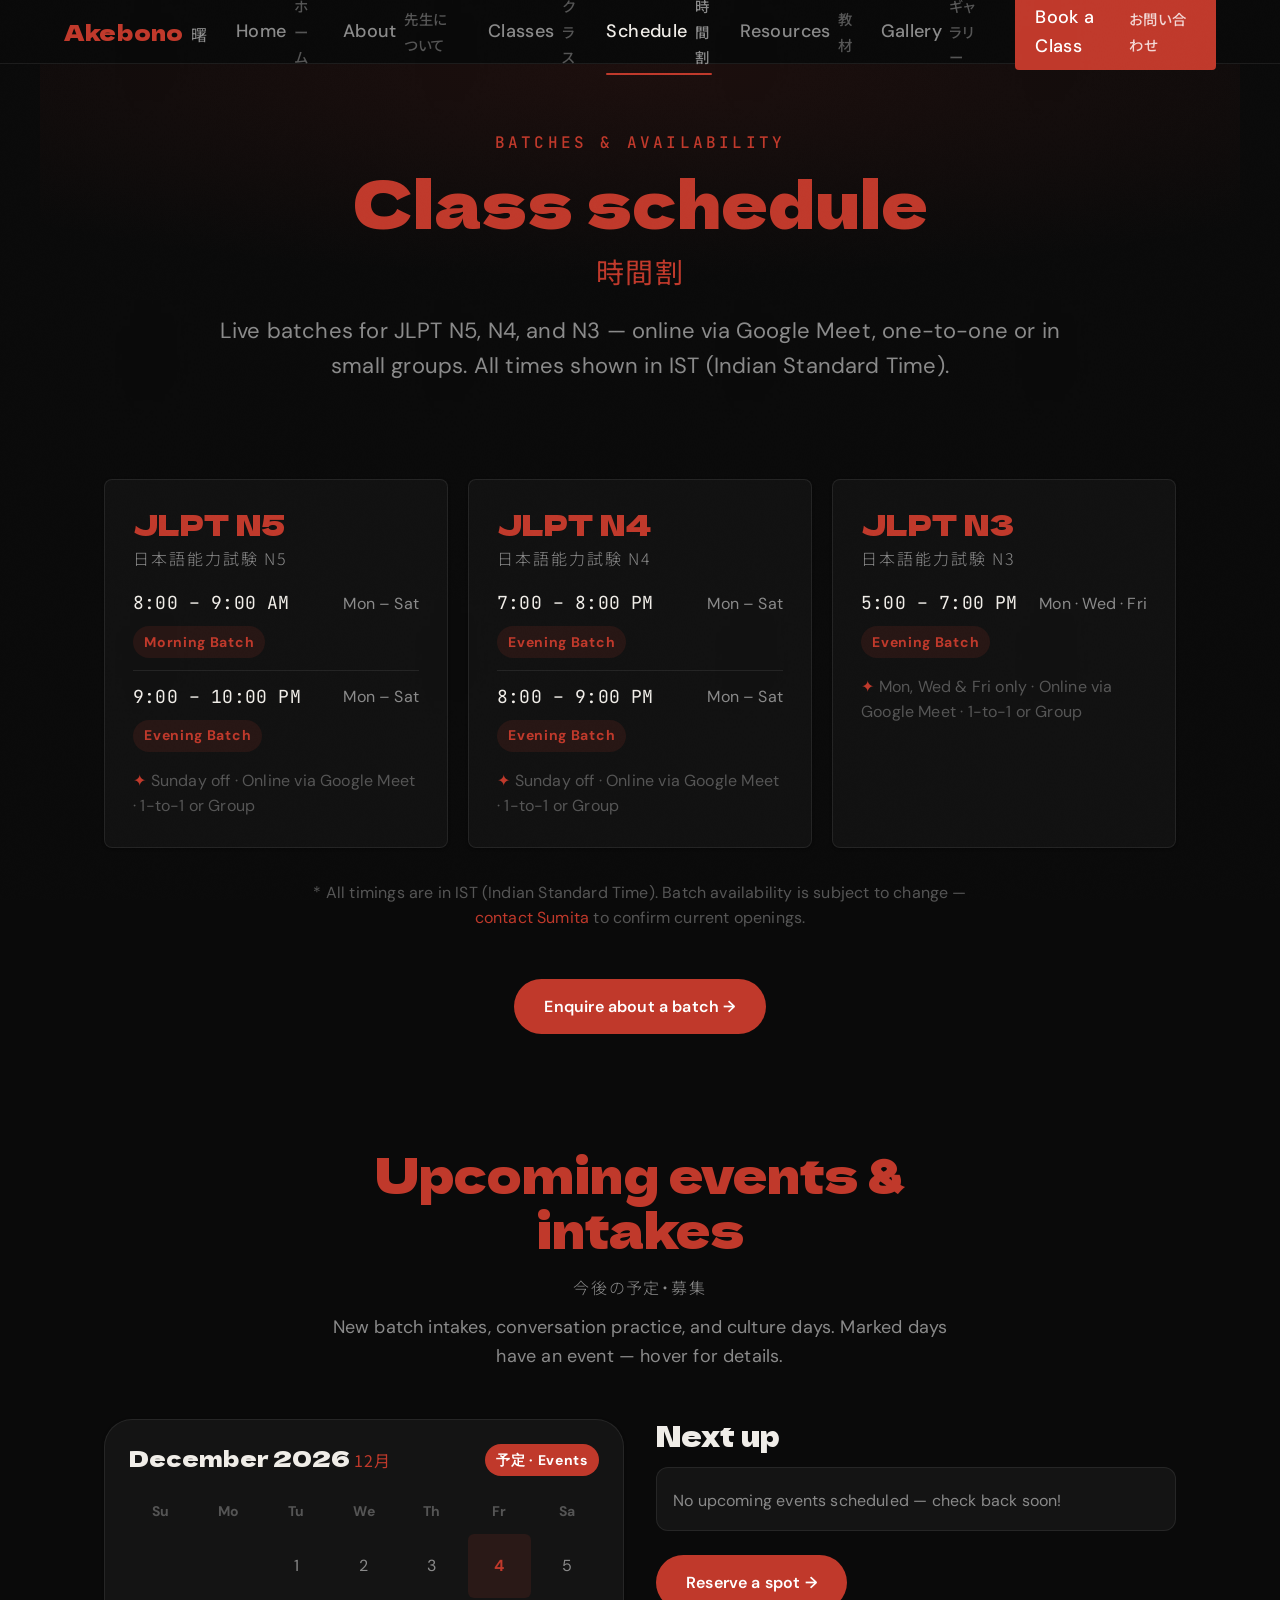
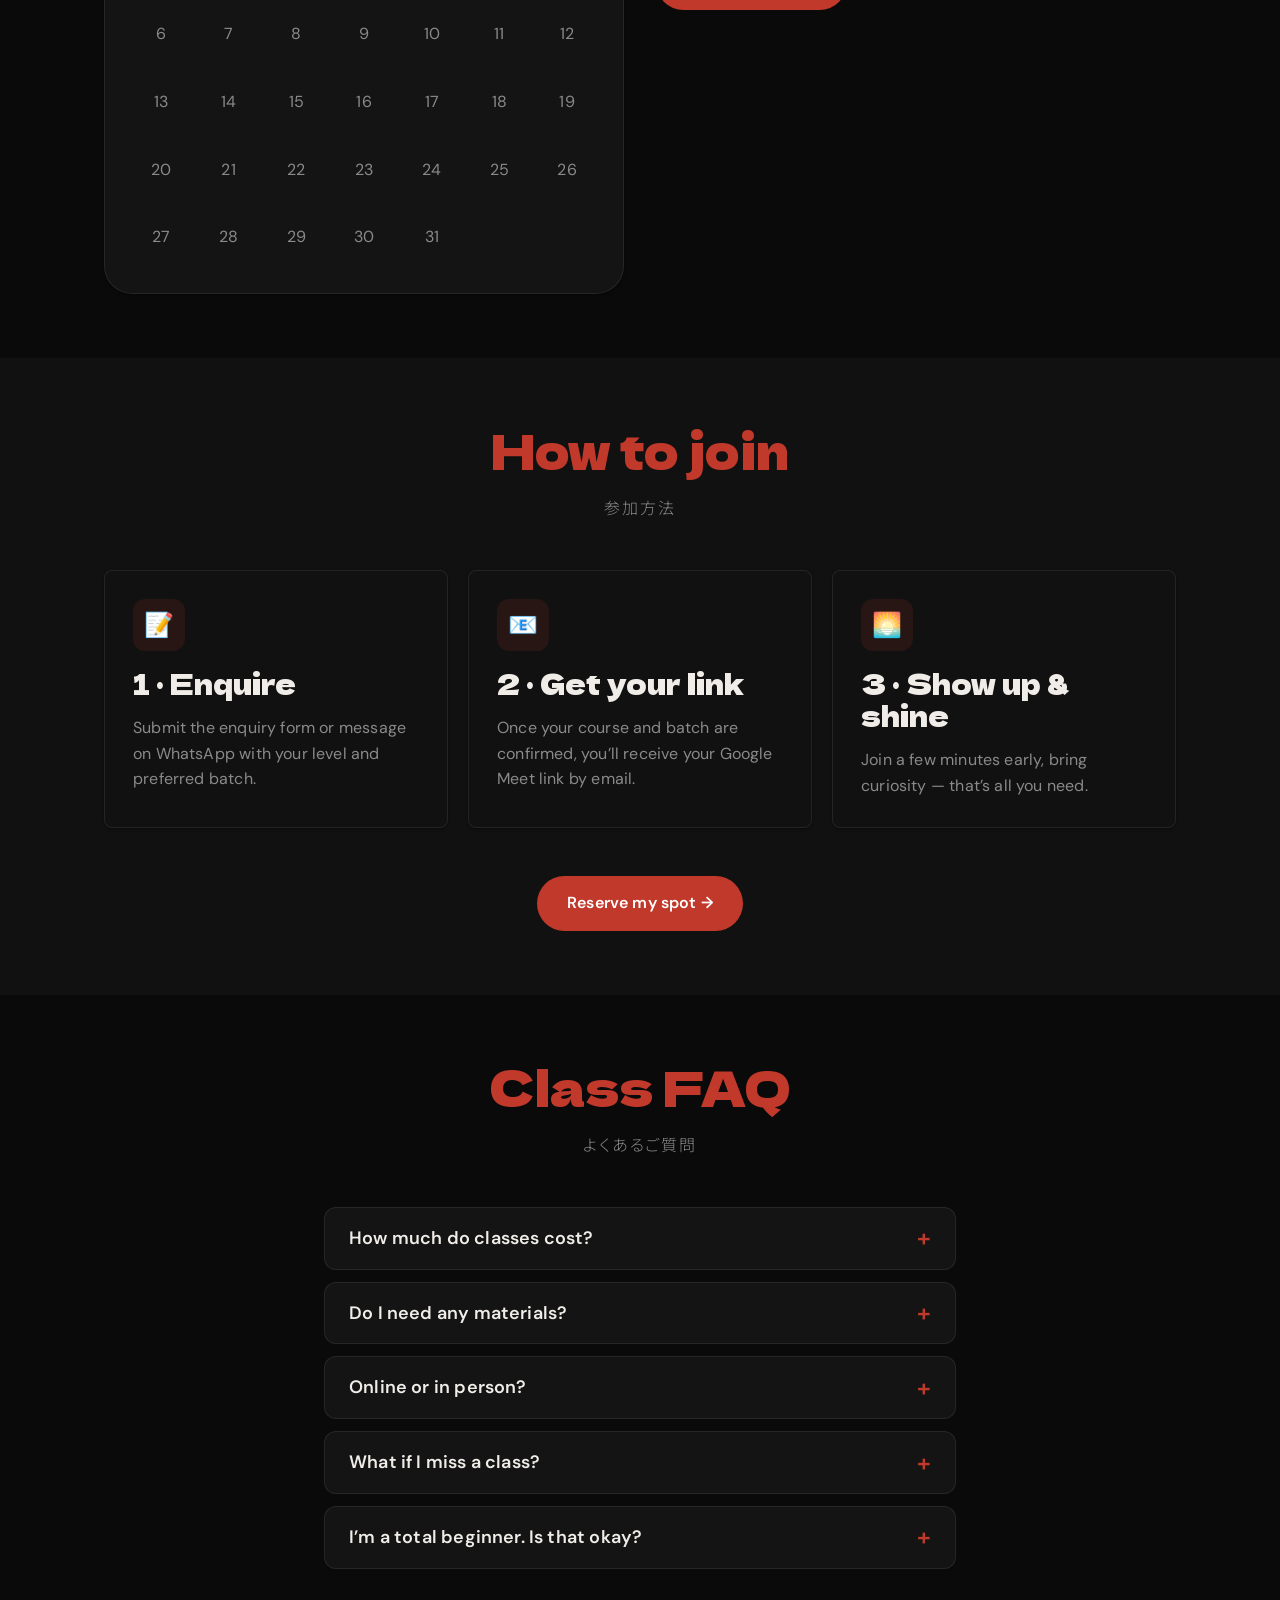
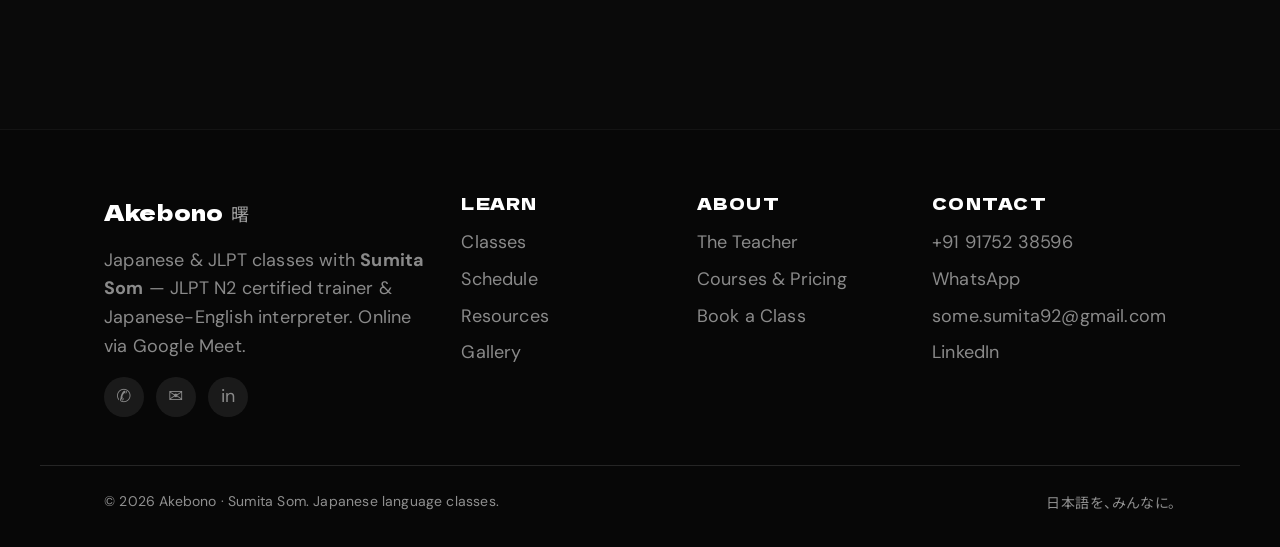
<file: schedule.html>
<!DOCTYPE html>
<html lang="en">
<head>
  <meta charset="UTF-8" />
  <meta name="viewport" content="width=device-width, initial-scale=1.0" />
  <title>Schedule — Akebono · Sumita Som | 時間割</title>
  <meta name="description" content="Morning and evening Japanese class batches with Sumita Som — online via Google Meet, 1-to-1 or group. Contact to confirm batch timings." />
  <meta property="og:type" content="website" />
  <meta property="og:title" content="Schedule — Akebono · Sumita Som" />
  <meta property="og:description" content="Morning &amp; evening batches, online via Google Meet. Contact to confirm timings." />

  <link rel="preconnect" href="https://fonts.googleapis.com" />
  <link rel="preconnect" href="https://fonts.gstatic.com" crossorigin />
  <link href="https://fonts.googleapis.com/css2?family=Dela+Gothic+One&family=DM+Sans:ital,opsz,wght@0,9..40,300;0,9..40,400;0,9..40,500;0,9..40,600;1,9..40,300&family=Noto+Sans+JP:wght@300;400;500;700&family=JetBrains+Mono:wght@400;500&display=swap" rel="stylesheet" />

  <link rel="stylesheet" href="css/reset.css" />
  <link rel="stylesheet" href="css/variables.css" />
  <link rel="stylesheet" href="css/typography.css" />
  <link rel="stylesheet" href="css/layout.css" />
  <link rel="stylesheet" href="css/components.css" />
  <link rel="stylesheet" href="css/pages/about.css" />
  <link rel="stylesheet" href="css/pages/classes.css" />
  <link rel="stylesheet" href="css/pages/gallery.css" />
</head>
<body>
  <div class="grain-overlay" aria-hidden="true"></div>
  <a class="skip-link" href="#main">Skip to content</a>

  <header>
    <nav class="nav" aria-label="Main navigation">
      <div class="nav__brand"><a href="index.html" aria-label="Akebono home"><span class="nav__logo-en">Akebono</span><span class="nav__logo-ja" lang="ja">曙</span></a></div>
      <button class="nav__hamburger" aria-label="Toggle menu" aria-expanded="false" aria-controls="nav-menu"><span class="nav__bar"></span><span class="nav__bar"></span><span class="nav__bar"></span></button>
      <ul class="nav__menu" id="nav-menu" role="list">
        <li><a href="index.html" class="nav__link">Home <span lang="ja">ホーム</span></a></li>
        <li><a href="about.html" class="nav__link">About <span lang="ja">先生について</span></a></li>
        <li><a href="classes.html" class="nav__link">Classes <span lang="ja">クラス</span></a></li>
        <li><a href="schedule.html" class="nav__link">Schedule <span lang="ja">時間割</span></a></li>
        <li><a href="resources.html" class="nav__link">Resources <span lang="ja">教材</span></a></li>
        <li><a href="gallery.html" class="nav__link">Gallery <span lang="ja">ギャラリー</span></a></li>
        <li><a href="contact.html" class="nav__link nav__link--cta">Book a Class <span lang="ja">お問い合わせ</span></a></li>
      </ul>
    </nav>
  </header>

  <main id="main">
    <section class="page-hero container">
      <span class="eyebrow">Batches &amp; availability</span>
      <h1 class="page-hero__title">Class schedule</h1>
      <p class="page-hero__title" style="font-size:var(--text-xl);color:var(--color-accent)" lang="ja">時間割</p>
      <p class="page-hero__lede">Live batches for JLPT N5, N4, and N3 — online via Google Meet, one-to-one or in small groups. All times shown in IST (Indian Standard Time).</p>
    </section>

    <!-- SCHEDULE -->
    <section class="section section--tight">
      <div class="container">
        <div class="cards-grid reveal-group">

          <!-- N5 -->
          <article class="card reveal">
            <div class="bilingual-heading" style="margin-bottom:var(--space-4);">
              <h3 class="heading-en">JLPT N5</h3>
              <p class="heading-ja" lang="ja">日本語能力試験 N5</p>
            </div>
            <ul style="list-style:none;padding:0;margin:0;display:flex;flex-direction:column;gap:var(--space-3);">
              <li style="display:flex;flex-wrap:wrap;align-items:center;justify-content:space-between;gap:var(--space-2);padding-bottom:var(--space-3);border-bottom:1px solid var(--color-border);">
                <span style="font-family:var(--font-mono);color:var(--color-text);">8:00 – 9:00 AM</span>
                <span style="font-size:var(--text-sm);color:var(--color-text-secondary);">Mon – Sat</span>
                <span class="badge">Morning Batch</span>
              </li>
              <li style="display:flex;flex-wrap:wrap;align-items:center;justify-content:space-between;gap:var(--space-2);">
                <span style="font-family:var(--font-mono);color:var(--color-text);">9:00 – 10:00 PM</span>
                <span style="font-size:var(--text-sm);color:var(--color-text-secondary);">Mon – Sat</span>
                <span class="badge">Evening Batch</span>
              </li>
            </ul>
            <p class="text-muted" style="margin-top:var(--space-4);font-size:var(--text-sm);"><span aria-hidden="true" style="color:var(--color-accent);">✦</span> Sunday off · Online via Google Meet · 1-to-1 or Group</p>
          </article>

          <!-- N4 -->
          <article class="card reveal">
            <div class="bilingual-heading" style="margin-bottom:var(--space-4);">
              <h3 class="heading-en">JLPT N4</h3>
              <p class="heading-ja" lang="ja">日本語能力試験 N4</p>
            </div>
            <ul style="list-style:none;padding:0;margin:0;display:flex;flex-direction:column;gap:var(--space-3);">
              <li style="display:flex;flex-wrap:wrap;align-items:center;justify-content:space-between;gap:var(--space-2);padding-bottom:var(--space-3);border-bottom:1px solid var(--color-border);">
                <span style="font-family:var(--font-mono);color:var(--color-text);">7:00 – 8:00 PM</span>
                <span style="font-size:var(--text-sm);color:var(--color-text-secondary);">Mon – Sat</span>
                <span class="badge">Evening Batch</span>
              </li>
              <li style="display:flex;flex-wrap:wrap;align-items:center;justify-content:space-between;gap:var(--space-2);">
                <span style="font-family:var(--font-mono);color:var(--color-text);">8:00 – 9:00 PM</span>
                <span style="font-size:var(--text-sm);color:var(--color-text-secondary);">Mon – Sat</span>
                <span class="badge">Evening Batch</span>
              </li>
            </ul>
            <p class="text-muted" style="margin-top:var(--space-4);font-size:var(--text-sm);"><span aria-hidden="true" style="color:var(--color-accent);">✦</span> Sunday off · Online via Google Meet · 1-to-1 or Group</p>
          </article>

          <!-- N3 -->
          <article class="card reveal">
            <div class="bilingual-heading" style="margin-bottom:var(--space-4);">
              <h3 class="heading-en">JLPT N3</h3>
              <p class="heading-ja" lang="ja">日本語能力試験 N3</p>
            </div>
            <ul style="list-style:none;padding:0;margin:0;display:flex;flex-direction:column;gap:var(--space-3);">
              <li style="display:flex;flex-wrap:wrap;align-items:center;justify-content:space-between;gap:var(--space-2);">
                <span style="font-family:var(--font-mono);color:var(--color-text);">5:00 – 7:00 PM</span>
                <span style="font-size:var(--text-sm);color:var(--color-text-secondary);">Mon · Wed · Fri</span>
                <span class="badge">Evening Batch</span>
              </li>
            </ul>
            <p class="text-muted" style="margin-top:var(--space-4);font-size:var(--text-sm);"><span aria-hidden="true" style="color:var(--color-accent);">✦</span> Mon, Wed &amp; Fri only · Online via Google Meet · 1-to-1 or Group</p>
          </article>

        </div>

        <p class="text-muted text-center" style="max-width:64ch;margin:var(--space-6) auto 0;font-size:var(--text-sm);">* All timings are in IST (Indian Standard Time). Batch availability is subject to change — <a href="contact.html" style="color:var(--color-accent);">contact Sumita</a> to confirm current openings.</p>

        <div class="text-center mt-6 reveal"><a href="contact.html" class="btn btn--primary">Enquire about a batch →</a></div>
      </div>
    </section>

    <!-- EVENTS CALENDAR -->
    <section class="section">
      <div class="container">
        <div class="section-header reveal">
          <div class="bilingual-heading bilingual-heading--center">
            <h2 class="heading-en">Upcoming events &amp; intakes</h2>
            <p class="heading-ja" lang="ja">今後の予定・募集</p>
          </div>
          <p>New batch intakes, conversation practice, and culture days. Marked days have an event — hover for details.</p>
        </div>
        <div class="events-layout">
          <!-- Calendar (rendered by events.js) -->
          <div class="calendar reveal reveal--left">
            <div class="calendar__head">
              <h3 class="calendar__month" id="calendar-month">Loading…</h3>
              <span class="badge badge--free">予定 · Events</span>
            </div>
            <div class="calendar__grid" id="calendar-grid" role="img" aria-label="Monthly event calendar"></div>
          </div>
          <!-- Upcoming list (rendered by events.js) -->
          <div class="reveal reveal--right">
            <h3 style="margin-bottom:var(--space-4)">Next up</h3>
            <ul class="events-list" id="events-list" role="list"></ul>
            <a href="contact.html" class="btn btn--primary mt-4">Reserve a spot →</a>
          </div>
        </div>
      </div>
    </section>

    <!-- HOW TO JOIN -->
    <section class="section section--alt">
      <div class="container">
        <div class="section-header reveal">
          <div class="bilingual-heading bilingual-heading--center"><h2 class="heading-en">How to join</h2><p class="heading-ja" lang="ja">参加方法</p></div>
        </div>
        <div class="cards-grid reveal-group">
          <article class="card reveal"><span class="card__icon" aria-hidden="true">📝</span><h3 class="card__title">1 · Enquire</h3><p class="card__body">Submit the enquiry form or message on WhatsApp with your level and preferred batch.</p></article>
          <article class="card reveal"><span class="card__icon" aria-hidden="true">📧</span><h3 class="card__title">2 · Get your link</h3><p class="card__body">Once your course and batch are confirmed, you’ll receive your Google Meet link by email.</p></article>
          <article class="card reveal"><span class="card__icon" aria-hidden="true">🌅</span><h3 class="card__title">3 · Show up &amp; shine</h3><p class="card__body">Join a few minutes early, bring curiosity — that’s all you need.</p></article>
        </div>
        <div class="text-center mt-6 reveal"><a href="contact.html" class="btn btn--primary">Reserve my spot →</a></div>
      </div>
    </section>

    <!-- FAQ -->
    <section class="section">
      <div class="container" style="max-width:760px;">
        <div class="section-header reveal">
          <div class="bilingual-heading bilingual-heading--center"><h2 class="heading-en">Class FAQ</h2><p class="heading-ja" lang="ja">よくあるご質問</p></div>
        </div>
        <div class="faq reveal-group">
          <details class="faq__item reveal"><summary>How much do classes cost?</summary><div class="faq__answer">JLPT N5 is ₹12,500, N4 is ₹13,500, and N3 is ₹15,000. JFT-Basic, private classes, and group batches are priced on request — just contact for a quote.</div></details>
          <details class="faq__item reveal"><summary>Do I need any materials?</summary><div class="faq__answer">Just a notebook and curiosity. Core worksheets and the kana charts on the Resources page are shared with students.</div></details>
          <details class="faq__item reveal"><summary>Online or in person?</summary><div class="faq__answer">All classes run online over Google Meet — one-to-one or in small group batches (morning or evening).</div></details>
          <details class="faq__item reveal"><summary>What if I miss a class?</summary><div class="faq__answer">No problem — sessions repeat weekly, and notes can be shared. Just let Sumita know in advance.</div></details>
          <details class="faq__item reveal"><summary>I’m a total beginner. Is that okay?</summary><div class="faq__answer">Absolutely — beginners are very welcome. Start with JLPT N5 and we’ll guide you from あ.</div></details>
        </div>
      </div>
    </section>
  </main>

  <footer class="footer">
    <div class="container footer__grid">
      <div>
        <div class="nav__brand"><a href="index.html"><span class="nav__logo-en" style="color:#fff">Akebono</span> <span class="footer__brand-ja" lang="ja">曙</span></a></div>
        <p style="margin-top:1rem;max-width:34ch;">Japanese &amp; JLPT classes with <strong>Sumita Som</strong> — JLPT N2 certified trainer &amp; Japanese-English interpreter. Online via Google Meet.</p>
        <div class="footer__social">
          <a href="https://wa.me/919175238596" aria-label="WhatsApp Sumita Som">✆</a>
          <a href="mailto:some.sumita92@gmail.com" aria-label="Email Sumita Som">✉</a>
          <a href="https://www.linkedin.com/in/sumita-som-98b6471b0/" aria-label="LinkedIn">in</a>
        </div>
      </div>
      <div>
        <h2 class="footer__title">Learn</h2>
        <ul class="footer__list" role="list">
          <li><a href="classes.html">Classes</a></li>
          <li><a href="schedule.html">Schedule</a></li>
          <li><a href="resources.html">Resources</a></li>
          <li><a href="gallery.html">Gallery</a></li>
        </ul>
      </div>
      <div>
        <h2 class="footer__title">About</h2>
        <ul class="footer__list" role="list">
          <li><a href="about.html">The Teacher</a></li>
          <li><a href="classes.html">Courses &amp; Pricing</a></li>
          <li><a href="contact.html">Book a Class</a></li>
        </ul>
      </div>
      <div>
        <h2 class="footer__title">Contact</h2>
        <ul class="footer__list" role="list">
          <li><a href="tel:+919175238596">+91 91752 38596</a></li>
          <li><a href="https://wa.me/919175238596">WhatsApp</a></li>
          <li><a href="mailto:some.sumita92@gmail.com">some.sumita92@gmail.com</a></li>
          <li><a href="https://www.linkedin.com/in/sumita-som-98b6471b0/">LinkedIn</a></li>
        </ul>
      </div>
    </div>
    <div class="container footer__bottom">
      <span>© <span data-year>2026</span> Akebono · Sumita Som. Japanese language classes.</span>
      <span lang="ja">日本語を、みんなに。</span>
    </div>
  </footer>

  <script src="js/main.js" defer></script>
  <script src="js/schedule.js" defer></script>
  <script src="js/events.js" defer></script>
</body>
</html>
</file>
<file: css/variables.css>
/* ============================================================
   variables.css — Design tokens (single source of truth)
   Accent direction: Torii red (朱 shu) #C0392B on a dark editorial base
   Every color, font, space, radius, shadow, duration lives here.
   Never hardcode these values in component CSS.
   ============================================================ */

/* --- Global motion gate: respect prefers-reduced-motion --- */
@media (prefers-reduced-motion: reduce) {
  *, *::before, *::after {
    animation-duration: 0.01ms !important;
    animation-iteration-count: 1 !important;
    transition-duration: 0.01ms !important;
    scroll-behavior: auto !important;
  }
}

:root {
  /* ---------- Color palette (dark editorial · torii red) ---------- */
  --color-bg:             #0A0A0A;  /* near-black main background */
  --color-bg-elevated:    #111111;  /* cards, nav */
  --color-bg-hover:       #1A1A1A;  /* card hover state */
  --color-bg-alt:         #111111;  /* section band (alias of elevated) */
  --color-surface:        #141414;  /* form fields, panels, code */
  --color-accent:         #C0392B;  /* deep Japanese red (torii gate) */
  --color-accent-rgb:     192, 57, 43;
  --color-accent-hover:   #A93226;  /* darker on hover */
  --color-accent-dark:    #A93226;  /* alias of hover (legacy refs) */
  --color-accent-soft:    rgba(192, 57, 43, 0.12); /* tint backgrounds */
  --color-gold:           #C8A84B;  /* warm highlight (brighter for dark) */
  --color-gold-rgb:       200, 168, 75;
  --color-sakura:         #D98AA0;  /* soft decorative accent */
  --color-text:           #F0EDE8;  /* warm white — body text */
  --color-text-secondary: #8A8A8A;  /* muted — captions, labels, meta */
  --color-text-muted:     #555555;  /* placeholders, disabled */
  --color-border:         rgba(255, 255, 255, 0.08);
  --color-border-strong:  rgba(255, 255, 255, 0.15);
  --color-white:          #FFFFFF;
  --color-black:          #000000;
  --color-success:        #4ADE80;  /* brighter green for dark bg */
  --color-error:          #F87171;  /* brighter red for dark bg */

  /* ---------- Typography families ---------- */
  --font-display:  'Dela Gothic One', 'Shippori Mincho', sans-serif;
  --font-body:     'DM Sans', system-ui, -apple-system, 'Segoe UI', sans-serif;
  --font-japanese: 'Noto Sans JP', sans-serif;
  --font-ja:       var(--font-japanese);  /* alias used across CSS */
  --font-mono:     'JetBrains Mono', ui-monospace, monospace;

  /* ---------- Fluid type scale (clamp = no abrupt jumps) ---------- */
  --text-xs:   clamp(0.75rem,  1.5vw, 0.875rem);
  --text-sm:   clamp(0.875rem, 2vw,   1rem);
  --text-base: clamp(1rem,     2.5vw, 1.125rem);
  --text-lg:   clamp(1.125rem, 3vw,   1.375rem);
  --text-xl:   clamp(1.25rem,  3.5vw, 1.75rem);
  --text-2xl:  clamp(1.5rem,   4vw,   2.25rem);
  --text-3xl:  clamp(2rem,     5vw,   3rem);
  --text-4xl:  clamp(2.5rem,   6vw,   4rem);
  --text-hero: clamp(2.75rem,  7vw,   5rem);

  /* ---------- Line-height & tracking ---------- */
  --leading-tight:  1.15;
  --leading-snug:   1.35;
  --leading-normal: 1.6;
  --leading-ja:     1.8;   /* Japanese needs more line height */
  --tracking-ja:    0.05em;

  /* ---------- Spacing scale (4px base unit) ---------- */
  --space-1:  0.25rem;  /*  4px */
  --space-2:  0.5rem;   /*  8px */
  --space-3:  0.75rem;  /* 12px */
  --space-4:  1rem;     /* 16px */
  --space-5:  1.5rem;   /* 24px */
  --space-6:  2rem;     /* 32px */
  --space-7:  3rem;     /* 48px */
  --space-8:  4rem;     /* 64px */
  --space-9:  6rem;     /* 96px */
  --spacing-container: clamp(1rem, 5vw, 5rem); /* auto-adjusting gutters */

  /* ---------- Breakpoints (reference values) ---------- */
  --bp-sm:  480px;
  --bp-md:  768px;
  --bp-lg:  1024px;
  --bp-xl:  1200px;
  --bp-2xl: 1440px;

  /* ---------- Radius ---------- */
  --radius-sm:   6px;
  --radius-md:   12px;
  --radius-lg:   20px;
  --radius-xl:   28px;
  --radius-pill: 999px;

  /* ---------- Shadows ---------- */
  --shadow-sm:  0 1px 3px rgba(0, 0, 0, 0.40);
  --shadow-md:  0 6px 18px rgba(0, 0, 0, 0.45);
  --shadow-lg:  0 20px 48px rgba(0, 0, 0, 0.50);
  --shadow-xl:  0 28px 64px rgba(0, 0, 0, 0.60);
  --shadow-accent: 0 8px 32px rgba(var(--color-accent-rgb), 0.35);

  /* ---------- Transition durations ---------- */
  --duration-instant: 80ms;
  --duration-fast:    150ms;
  --duration-normal:  250ms;
  --duration-slow:    400ms;
  --duration-slower:  600ms;
  --duration-page:    800ms;

  /* ---------- Easing curves ---------- */
  --ease-out:    cubic-bezier(0.0, 0, 0.2, 1);
  --ease-in:     cubic-bezier(0.4, 0, 1, 1);
  --ease-in-out: cubic-bezier(0.4, 0, 0.2, 1);
  --ease-spring: cubic-bezier(0.34, 1.56, 0.64, 1);
  --ease-smooth: cubic-bezier(0.25, 0.46, 0.45, 0.94);

  /* ---------- Layout ---------- */
  --max-width: 1200px;
  --nav-height: 64px;
  --z-nav: 100;
  --z-overlay: 200;
}
</file>
<file: css/typography.css>
/* ============================================================
   typography.css — Font setup + type scale
   Google Fonts are <link>-loaded in each HTML <head> with
   preconnect. This file maps families to elements.
   ============================================================ */

body {
  font-family: var(--font-body);
  font-size: var(--text-base);
  color: var(--color-text);
  letter-spacing: 0.01em;
}

h1, h2, h3, h4 {
  font-family: var(--font-display);
  font-weight: 400; /* Dela Gothic One ships a single 400 weight (already heavy) */
  line-height: var(--leading-tight);
  color: var(--color-text);
  letter-spacing: 0;
}

h1 { font-size: var(--text-4xl); }
h2 { font-size: var(--text-3xl); }
h3 { font-size: var(--text-xl); }
h4 { font-size: var(--text-lg); }

/* Important display titles — editorial torii red */
h1,
.hero__title,
.page-hero__title,
.bilingual-heading .heading-en {
  color: var(--color-accent);
  letter-spacing: 0;
}

/* …but keep headings white on red / dark-accent surfaces (placed last to win) */
.section--accent .heading-en,
.section--accent .heading-ja,
.contact-info .heading-en,
.contact-info .heading-ja,
.cta-band__title {
  color: var(--color-white);
}

p { line-height: var(--leading-normal); }

small { font-size: var(--text-sm); }

strong { font-weight: 700; }

/* ---------- Japanese text rules ---------- */
.ja-text,
[lang="ja"] {
  font-family: var(--font-ja);
  line-height: var(--leading-ja);
  letter-spacing: var(--tracking-ja);
  font-feature-settings: "palt"; /* proportional alternate metrics */
}

/* Vertical Japanese (decorative strips) */
.vertical-ja {
  writing-mode: vertical-rl;
  text-orientation: mixed;
  font-family: var(--font-ja);
  letter-spacing: 0.15em;
  line-height: 1;
}

/* Furigana / ruby */
ruby { ruby-position: over; }
rt {
  font-family: var(--font-ja);
  font-size: 0.55em;
  color: var(--color-text-muted);
  letter-spacing: 0.02em;
  font-weight: 400;
}

/* Utility text helpers */
.text-secondary { color: var(--color-text-secondary); }
.text-muted     { color: var(--color-text-muted); }
.text-accent    { color: var(--color-accent); }
.text-center    { text-align: center; }
.eyebrow {
  display: inline-block;
  font-family: var(--font-mono);
  font-size: var(--text-sm);
  font-weight: 500;
  letter-spacing: 0.2em;
  text-transform: uppercase;
  color: var(--color-accent);
}

/* JLPT tags, level labels, vocab meta — monospaced, technical */
.tag,
.tier__jlpt,
.class-preview__jlpt,
.vocab-item__romaji,
.kana-cell__romaji {
  font-family: var(--font-mono);
  letter-spacing: 0.06em;
}
.tag {
  font-size: 0.7rem;
  text-transform: uppercase;
}
</file>
<file: css/layout.css>
/* ============================================================
   layout.css — Containers, grid, sections, spacing
   ============================================================ */

body {
  background: var(--color-bg);
  overflow-x: hidden; /* guard against accidental horizontal scroll */
}

/* Grain texture — real grain image, picked at random by main.js.
   Sits above all content (incl. parallax photo sections); never blocks clicks. */
.grain-overlay {
  position: fixed;
  inset: 0;
  z-index: 9999;
  pointer-events: none;
  opacity: 0.05;            /* subtle — "expensive print", not static */
  mix-blend-mode: overlay;  /* sits naturally on dark + light areas */
  background-repeat: repeat;
  background-size: 300px 300px;
  /* background-image is set in js/main.js (random of 3 grain textures) */
}

@media (prefers-reduced-motion: reduce) {
  .grain-overlay { display: none; }
}

.container {
  width: 100%;
  max-width: var(--max-width);
  margin: 0 auto;
  padding: 0 var(--spacing-container);
}

/* Vertical rhythm for page sections */
.section {
  padding: var(--space-8) 0;
}
.section--tight { padding: var(--space-7) 0; }
.section--alt   { background: var(--color-bg-alt); }
.section--accent {
  background: var(--color-accent);
  color: #fff;
}
.section--accent h1,
.section--accent h2,
.section--accent h3 { color: #fff; }

/* Section header block */
.section-header {
  max-width: 640px;
  margin: 0 auto var(--space-7);
  text-align: center;
}
.section-header p { color: var(--color-text-secondary); margin-top: var(--space-3); }

/* Bilingual heading pattern */
.bilingual-heading { display: flex; flex-direction: column; gap: var(--space-1); }
.bilingual-heading--center { align-items: center; text-align: center; }
.bilingual-heading .heading-en { margin: 0; }
.bilingual-heading .heading-ja {
  font-family: var(--font-ja);
  font-size: var(--text-sm);
  font-weight: 300;
  letter-spacing: 0.12em;
  color: var(--color-text-secondary);
  line-height: var(--leading-ja);
}

/* ---------- Grids ---------- */
.cards-grid {
  display: grid;
  grid-template-columns: 1fr;
  gap: 1.25rem;
}
@media (min-width: 480px) {
  .cards-grid { grid-template-columns: repeat(2, 1fr); }
}
@media (min-width: 1024px) {
  .cards-grid { grid-template-columns: repeat(3, 1fr); }
  .cards-grid--four { grid-template-columns: repeat(4, 1fr); }
  .cards-grid--two  { grid-template-columns: repeat(2, 1fr); }
}

/* Two-column content layout */
.split {
  display: grid;
  grid-template-columns: 1fr;
  gap: var(--space-7);
  align-items: center;
}
@media (min-width: 768px) {
  .split { grid-template-columns: 1fr 1fr; gap: var(--space-8); }
  .split--text-wide { grid-template-columns: 1.2fr 0.8fr; }
}

/* Skip link */
.skip-link {
  position: absolute;
  left: var(--space-4);
  top: -120%;
  z-index: var(--z-overlay);
  background: var(--color-accent);
  color: #fff;
  padding: var(--space-3) var(--space-5);
  border-radius: var(--radius-md);
  transition: top var(--duration-fast) var(--ease-out);
}
.skip-link:focus { top: var(--space-4); }

/* Utility spacing */
.mt-0 { margin-top: 0; }
.mt-4 { margin-top: var(--space-5); }
.mt-6 { margin-top: var(--space-7); }
.flow > * + * { margin-top: var(--space-4); }
</file>
<file: css/components.css>
/* ============================================================
   components.css — Reusable components
   Nav · Buttons · Cards · Footer · Forms · Reveal · Misc
   All transition values use tokens from variables.css.
   ============================================================ */

/* =========================================================
   NAVIGATION
   ========================================================= */
.nav {
  display: flex;
  align-items: center;
  justify-content: space-between;
  gap: var(--space-4);
  padding: 0 var(--spacing-container);
  height: var(--nav-height);
  position: sticky;
  top: 0;
  z-index: var(--z-nav);
  background: rgba(10, 10, 10, 0.85);
  backdrop-filter: blur(16px);
  -webkit-backdrop-filter: blur(16px);
  border-bottom: 1px solid var(--color-border);
  transition: box-shadow var(--duration-normal) var(--ease-out),
              background-color var(--duration-normal) var(--ease-out);
}
.nav.is-scrolled {
  background: rgba(10, 10, 10, 0.96);
  box-shadow: 0 1px 0 var(--color-border);
}

.nav__brand a {
  display: inline-flex;
  align-items: baseline;
  gap: var(--space-2);
}
.nav__logo-en {
  font-family: var(--font-display);
  font-weight: 400; /* Dela Gothic One is single-weight 400 — 700 would faux-bold */
  font-size: var(--text-lg);
  color: var(--color-accent);
}
.nav__logo-ja {
  font-family: var(--font-ja);
  font-size: var(--text-sm);
  color: var(--color-text-secondary);
}

.nav__hamburger {
  display: flex;
  flex-direction: column;
  gap: 5px;
  padding: 0.5rem;
  min-height: 44px;
  min-width: 44px;
  align-items: center;
  justify-content: center;
}
.nav__bar {
  display: block;
  width: 24px;
  height: 2px;
  background: var(--color-text);
  border-radius: 2px;
  transition: transform var(--duration-normal) var(--ease-out),
              opacity var(--duration-fast) var(--ease-out);
}
.nav__hamburger[aria-expanded="true"] .nav__bar:nth-child(1) { transform: translateY(7px) rotate(45deg); }
.nav__hamburger[aria-expanded="true"] .nav__bar:nth-child(2) { opacity: 0; transform: scaleX(0); }
.nav__hamburger[aria-expanded="true"] .nav__bar:nth-child(3) { transform: translateY(-7px) rotate(-45deg); }

.nav__menu {
  display: flex;
  flex-direction: column;
  position: fixed;
  top: var(--nav-height);
  left: 0;
  right: 0;
  background: var(--color-bg);
  padding: 1.5rem var(--spacing-container) 2rem;
  gap: 0.25rem;
  transform: translateY(-110%);
  opacity: 0;
  pointer-events: none;
  transition: transform var(--duration-slow) var(--ease-in-out),
              opacity var(--duration-normal) var(--ease-out);
  box-shadow: var(--shadow-lg); /* was rgba(33,36,46,…) — leftover indigo tint */
  list-style: none;
}
.nav__menu.is-open {
  transform: translateY(0);
  opacity: 1;
  pointer-events: auto;
}

.nav__link {
  position: relative;
  display: inline-flex;
  align-items: center;
  gap: 0.4em;
  padding: 0.65rem 0.75rem;
  min-height: 44px;
  color: var(--color-text-secondary);
  font-weight: 500;
  letter-spacing: 0.02em;
  transition: color var(--duration-fast) var(--ease-out);
}
.nav__link [lang="ja"] { font-size: 0.8em; color: var(--color-text-muted); }
.nav__link::after {
  content: '';
  position: absolute;
  bottom: 6px;
  left: 0.75rem;
  right: 0.75rem;
  height: 2px;
  background: var(--color-accent);
  border-radius: 1px;
  transform: scaleX(0);
  transform-origin: left center;
  transition: transform var(--duration-normal) var(--ease-out);
}
.nav__link:hover,
.nav__link[aria-current="page"] { color: var(--color-text); }
.nav__link:hover [lang="ja"],
.nav__link[aria-current="page"] [lang="ja"] { color: var(--color-text-secondary); }
.nav__link:hover::after,
.nav__link[aria-current="page"]::after { transform: scaleX(1); }

.nav__link--cta {
  background: var(--color-accent);
  color: var(--color-white);
  border-radius: 4px;
  padding: 0.6rem 1.25rem;
  margin-top: var(--space-2);
}
.nav__link--cta [lang="ja"] { color: rgba(255,255,255,0.8); }
.nav__link--cta:hover { background: var(--color-accent-dark); color: #fff; }
.nav__link--cta::after { display: none; }

@media (min-width: 768px) {
  .nav__hamburger { display: none; }
  .nav__menu {
    position: static;
    flex-direction: row;
    align-items: center;
    transform: none;
    opacity: 1;
    pointer-events: auto;
    box-shadow: none;
    padding: 0;
    gap: 0.25rem;
    background: transparent;
  }
  .nav__link--cta { margin-top: 0; margin-left: var(--space-3); }
}

/* =========================================================
   BUTTONS
   ========================================================= */
.btn {
  display: inline-flex;
  align-items: center;
  justify-content: center;
  gap: 0.5rem;
  padding: 0.8rem 1.75rem;
  min-height: 44px;
  border-radius: var(--radius-pill);
  font-weight: 600;
  font-size: var(--text-sm);
  border: 2px solid transparent;
  position: relative;
  overflow: hidden;
  cursor: pointer;
  transition:
    background-color var(--duration-fast) var(--ease-out),
    color            var(--duration-fast) var(--ease-out),
    border-color     var(--duration-fast) var(--ease-out),
    transform        var(--duration-fast) var(--ease-spring),
    box-shadow       var(--duration-normal) var(--ease-out);
}
.btn::after {
  content: '';
  position: absolute;
  inset: 0;
  background: #fff;
  opacity: 0;
  border-radius: inherit;
  transition: opacity var(--duration-fast) var(--ease-out);
}
.btn:active::after { opacity: 0.18; }
.btn:hover { transform: translateY(-2px); box-shadow: var(--shadow-md); }
.btn:active { transform: translateY(0) scale(0.98); transition-duration: var(--duration-instant); }

.btn--primary { background: var(--color-accent); color: #fff; }
.btn--primary:hover { background: var(--color-accent-dark); box-shadow: var(--shadow-accent); }

.btn--secondary {
  background: transparent;
  color: var(--color-accent);
  border-color: var(--color-accent);
}
.btn--secondary:hover { background: var(--color-accent-soft); }

.btn--ghost { background: transparent; color: var(--color-text); border-color: var(--color-border-strong); }
.btn--ghost:hover { border-color: var(--color-accent); color: var(--color-accent); background: var(--color-accent-soft); }

.btn--lg { padding: 1rem 2.25rem; font-size: var(--text-base); }
.btn--block { width: 100%; }
.btn--on-accent { background: var(--color-white); color: var(--color-accent); }
.btn--on-accent:hover { background: rgba(255, 255, 255, 0.86); }

/* =========================================================
   CARDS
   ========================================================= */
.card {
  position: relative;
  display: flex;
  flex-direction: column;
  border-radius: 8px;
  background: var(--color-bg-elevated);
  padding: 1.75rem;
  border: 1px solid var(--color-border);
  box-shadow: var(--shadow-sm);
  transition:
    transform    var(--duration-normal) var(--ease-spring),
    background   var(--duration-normal) var(--ease-out),
    box-shadow   var(--duration-normal) var(--ease-out),
    border-color var(--duration-normal) var(--ease-out);
  will-change: transform;
}
/* Red accent line that sweeps across the top on hover */
.card::before {
  content: '';
  position: absolute;
  top: 0;
  left: 0;
  right: 0;
  height: 2px;
  background: var(--color-accent);
  border-radius: 8px 8px 0 0;
  transform: scaleX(0);
  transform-origin: left center;
  transition: transform var(--duration-normal) var(--ease-out);
}
.card:hover {
  transform: translateY(-6px);
  background: var(--color-bg-hover);
  border-color: var(--color-border-strong);
  box-shadow: 0 0 0 1px var(--color-accent-soft), var(--shadow-lg);
}
.card:hover::before { transform: scaleX(1); }
.card__icon {
  width: 52px;
  height: 52px;
  display: grid;
  place-items: center;
  border-radius: var(--radius-md);
  background: var(--color-accent-soft);
  color: var(--color-accent);
  font-size: 1.5rem;
  margin-bottom: var(--space-4);
}
.card__title { margin-bottom: var(--space-2); }
.card__title-ja {
  font-family: var(--font-ja);
  font-size: var(--text-sm);
  color: var(--color-accent);
  font-weight: 500;
}
.card__body { color: var(--color-text-secondary); font-size: var(--text-sm); margin-top: var(--space-2); }
.card__image-wrap { overflow: hidden; border-radius: var(--radius-md); margin-bottom: var(--space-4); }
.card__image { width: 100%; transition: transform var(--duration-slow) var(--ease-smooth); }
.card:hover .card__image { transform: scale(1.05); }

/* Badge */
.badge {
  display: inline-flex;
  align-items: center;
  gap: 0.4em;
  font-size: var(--text-xs);
  font-weight: 700;
  letter-spacing: 0.05em;
  padding: 0.3rem 0.7rem;
  border-radius: var(--radius-pill);
  background: var(--color-accent-soft);
  color: var(--color-accent);
  align-self: flex-start;
}
.badge--gold { background: rgba(var(--color-gold-rgb), 0.14); color: var(--color-gold); }
.badge--free { background: var(--color-accent); color: #fff; }

/* =========================================================
   TESTIMONIAL
   ========================================================= */
.testimonial-card {
  background: var(--color-surface);
  border: 1px solid var(--color-border);
  border-radius: var(--radius-lg);
  padding: 1.75rem;
  box-shadow: var(--shadow-sm);
  transition: opacity var(--duration-slow) var(--ease-out),
              transform var(--duration-slow) var(--ease-out);
}
.testimonial-card__quote {
  font-size: var(--text-base);
  line-height: var(--leading-snug);
  margin-bottom: var(--space-4);
}
.testimonial-card__quote::before { content: '“'; color: var(--color-accent); font-size: 1.5em; line-height: 0; }
.testimonial-card__author { display: flex; align-items: center; gap: var(--space-3); }
.testimonial-card__avatar { width: 44px; height: 44px; border-radius: var(--radius-pill); object-fit: cover; }
.testimonial-card__name { font-weight: 600; font-size: var(--text-sm); }
.testimonial-card__role { font-size: var(--text-xs); color: var(--color-text-muted); }

/* =========================================================
   FOOTER
   ========================================================= */
.footer {
  position: relative;
  background-color: var(--color-black);
  background-image: url('../images/gallery/gallery-03.jpg'); /* paper lanterns */
  background-position: center;
  background-size: cover;
  background-repeat: no-repeat;
  background-attachment: fixed;
  color: var(--color-text-secondary);
  border-top: 1px solid var(--color-border);
  padding: var(--space-8) 0 var(--space-6);
  margin-top: var(--space-9);
}
.footer::before { /* very dark scrim — keeps small footer text readable */
  content: '';
  position: absolute;
  inset: 0;
  background: rgba(8, 8, 8, 0.90);
  z-index: 0;
}
.footer > * { position: relative; z-index: 1; }
@media (hover: none) and (pointer: coarse) {
  .footer { background-attachment: scroll; }
}
.footer a { color: var(--color-text-secondary); transition: color var(--duration-fast) var(--ease-out); }
.footer a:hover { color: var(--color-accent); }
.footer__grid {
  display: grid;
  grid-template-columns: 1fr;
  gap: var(--space-6);
}
@media (min-width: 600px)  { .footer__grid { grid-template-columns: 1.4fr 1fr 1fr; } }
@media (min-width: 1024px) { .footer__grid { grid-template-columns: 1.6fr 1fr 1fr 1.2fr; } }
.footer__brand-ja { font-family: var(--font-ja); color: rgba(255,255,255,0.6); }
.footer__title { color: #fff; font-size: var(--text-sm); letter-spacing: 0.08em; text-transform: uppercase; margin-bottom: var(--space-4); }
.footer__list { display: flex; flex-direction: column; gap: var(--space-2); list-style: none; }
.footer__social { display: flex; gap: var(--space-3); margin-top: var(--space-4); }
.footer__social a {
  width: 40px; height: 40px;
  display: grid; place-items: center;
  border-radius: var(--radius-pill);
  background: rgba(255,255,255,0.08);
  transition: background var(--duration-fast) var(--ease-out), transform var(--duration-fast) var(--ease-spring);
}
.footer__social a:hover { background: var(--color-accent); transform: translateY(-2px); }
.footer__bottom {
  margin-top: var(--space-7);
  padding-top: var(--space-5);
  border-top: 1px solid rgba(255,255,255,0.12);
  display: flex;
  flex-wrap: wrap;
  gap: var(--space-3);
  justify-content: space-between;
  font-size: var(--text-xs);
  color: rgba(255,255,255,0.55);
}

/* =========================================================
   FORMS
   ========================================================= */
.form { display: flex; flex-direction: column; gap: var(--space-2); }
.form__group { position: relative; margin-bottom: var(--space-5); }
.form__label {
  display: block;
  font-size: var(--text-sm);
  font-weight: 600;
  margin-bottom: 0.375rem;
  color: var(--color-text-secondary);
  transition: color var(--duration-fast) var(--ease-out);
}
.form__required { color: var(--color-error); }
.form__input, .form__select, .form__textarea {
  width: 100%;
  padding: 0.8rem 1rem;
  min-height: 44px;
  border: 1.5px solid var(--color-border-strong);
  border-radius: var(--radius-md);
  background: var(--color-surface);
  color: var(--color-text);
  font-size: var(--text-base);
  outline: none;
  transition:
    border-color var(--duration-fast) var(--ease-out),
    box-shadow   var(--duration-fast) var(--ease-out),
    background   var(--duration-fast) var(--ease-out);
}
.form__textarea { min-height: 120px; resize: vertical; line-height: var(--leading-normal); }
.form__input::placeholder, .form__textarea::placeholder { color: var(--color-text-muted); }
.form__input:focus, .form__textarea:focus, .form__select:focus {
  border-color: var(--color-accent);
  box-shadow: 0 0 0 3px rgba(var(--color-accent-rgb), 0.15);
  background: #181818;
}
.form__group:focus-within .form__label { color: var(--color-accent); }
.form__input[aria-invalid="true"],
.form__textarea[aria-invalid="true"],
.form__select[aria-invalid="true"] { border-color: var(--color-error); }
.form__error { display: block; min-height: 1.1em; margin-top: 0.3rem; font-size: var(--text-xs); color: var(--color-error); }
.form__hint { font-size: var(--text-xs); color: var(--color-text-muted); margin-top: 0.3rem; }

/* Checkbox / radio groups */
.form__options { display: grid; grid-template-columns: 1fr; gap: var(--space-2); }
@media (min-width: 480px) { .form__options { grid-template-columns: 1fr 1fr; } }
.form__option {
  display: flex;
  align-items: center;
  gap: var(--space-3);
  padding: 0.6rem 0.9rem;
  min-height: 44px;
  border: 1.5px solid var(--color-border-strong);
  border-radius: var(--radius-md);
  cursor: pointer;
  transition: border-color var(--duration-fast) var(--ease-out), background var(--duration-fast) var(--ease-out);
}
.form__option:hover { border-color: var(--color-accent); }
.form__option input { width: 18px; height: 18px; min-width: 18px; accent-color: var(--color-accent); }
.form__option:has(input:checked) { border-color: var(--color-accent); background: var(--color-accent-soft); }

/* Success message */
.form__success {
  display: none;
  align-items: center;
  gap: var(--space-3);
  padding: var(--space-5);
  border-radius: var(--radius-md);
  background: rgba(46, 125, 84, 0.10);
  border: 1.5px solid var(--color-success);
  color: var(--color-success);
}
.form__success.is-visible { display: flex; }

/* =========================================================
   REVEAL ON SCROLL
   ========================================================= */
.reveal {
  opacity: 0;
  transform: translateY(32px);
  transition: opacity var(--duration-slower) var(--ease-out),
              transform var(--duration-slower) var(--ease-out);
}
.reveal.is-visible { opacity: 1; transform: translateY(0); }
.reveal--left  { transform: translateX(-32px); }
.reveal--left.is-visible  { transform: translateX(0); }
.reveal--right { transform: translateX(32px); }
.reveal--right.is-visible { transform: translateX(0); }
.reveal--scale { transform: scale(0.92); }
.reveal--scale.is-visible { transform: scale(1); }

.reveal-group .reveal:nth-child(1) { transition-delay: 0ms; }
.reveal-group .reveal:nth-child(2) { transition-delay: 80ms; }
.reveal-group .reveal:nth-child(3) { transition-delay: 160ms; }
.reveal-group .reveal:nth-child(4) { transition-delay: 240ms; }
.reveal-group .reveal:nth-child(5) { transition-delay: 320ms; }
.reveal-group .reveal:nth-child(6) { transition-delay: 400ms; }

/* =========================================================
   DECORATIVE
   ========================================================= */
.kanji-float {
  position: absolute;
  font-family: var(--font-ja);
  font-weight: 700;
  font-size: clamp(6rem, 15vw, 14rem);
  color: var(--color-accent);
  opacity: 0.05;
  user-select: none;
  pointer-events: none;
  animation: kanjiFloat 8s ease-in-out infinite;
  z-index: 0;
}
@keyframes kanjiFloat {
  0%, 100% { transform: translateY(0) rotate(-3deg); }
  50%      { transform: translateY(-20px) rotate(3deg); }
}

/* Brush-stroke divider */
.brush-divider {
  width: 120px;
  height: 8px;
  margin: var(--space-4) 0;
  border-radius: var(--radius-pill);
  background: linear-gradient(90deg, transparent, var(--color-accent) 20%, var(--color-accent) 80%, transparent);
  opacity: 0.85;
}
.brush-divider--center { margin-left: auto; margin-right: auto; }

/* Pill list (tags) */
.tag-list { display: flex; flex-wrap: wrap; gap: var(--space-2); list-style: none; padding: 0; }
.tag {
  font-size: var(--text-xs);
  padding: 0.3rem 0.75rem;
  border-radius: var(--radius-pill);
  background: var(--color-bg-alt);
  border: 1px solid var(--color-border);
  color: var(--color-text-secondary);
}

/* =========================================================
   BACKGROUND IMAGE SECTIONS (fixed / parallax)
   ========================================================= */
.bg-section {
  position: relative;
  background-position: center;
  background-size: cover;
  background-repeat: no-repeat;
  background-attachment: fixed;
  isolation: isolate;
}
/* Dark scrim for readability — default medium; override with a variant */
.bg-section::before {
  content: '';
  position: absolute;
  inset: 0;
  z-index: 0;
  background: rgba(10, 10, 10, 0.65);
}
.bg-section > * { position: relative; z-index: 1; }

/* iOS/Android Safari can't do fixed attachment reliably — fall back to scroll */
@media (hover: none) and (pointer: coarse) {
  .bg-section { background-attachment: scroll; }
}

/* Overlay strength variants */
.bg-overlay--light::before  { background: rgba(10, 10, 10, 0.45); }
.bg-overlay--medium::before { background: rgba(10, 10, 10, 0.65); }
.bg-overlay--heavy::before  { background: rgba(10, 10, 10, 0.82); }
.bg-overlay--fade::before {
  background: linear-gradient(
    180deg,
    var(--color-bg) 0%,
    rgba(10, 10, 10, 0.55) 28%,
    rgba(10, 10, 10, 0.55) 72%,
    var(--color-bg) 100%
  );
}

/* Image bindings (paths relative to /css) */
.bg--koi      { background-image: url('../images/gallery/gallery-01.jpg'); }
.bg--lanterns { background-image: url('../images/gallery/gallery-03.jpg'); }
.bg--machiya  { background-image: url('../images/gallery/gallery-05.jpg'); }
.bg--torii    { background-image: url('../images/gallery/gallery-09.jpg'); }
.bg--neon     { background-image: url('../images/japan-pics/japan-10.jpg'); }

/* =========================================================
   TOASTER (form-submit notification)
   ========================================================= */
.toaster {
  position: fixed;
  bottom: 2rem;
  left: 50%;
  transform: translateX(-50%) translateY(120%);
  z-index: 99999;
  display: flex;
  align-items: center;
  gap: 0.75rem;
  background: var(--color-bg-hover);            /* #1A1A1A token */
  border: 1px solid var(--color-border);
  border-left: 3px solid var(--color-accent);
  border-radius: 8px;
  padding: 1rem 1.5rem;
  min-width: 280px;
  max-width: 90vw;
  box-shadow: var(--shadow-lg);
  pointer-events: none;
  opacity: 0;
  transition: transform var(--duration-slow) var(--ease-spring),
              opacity   var(--duration-normal) var(--ease-out);
}
.toaster.is-visible {
  transform: translateX(-50%) translateY(0);
  opacity: 1;
  pointer-events: auto;
}
.toaster__icon { font-size: 1.25rem; flex-shrink: 0; color: var(--color-accent); }
.toaster__text { display: flex; flex-direction: column; gap: 0.1rem; }
.toaster__title {
  font-family: var(--font-display);
  font-weight: 400;                              /* Dela Gothic One is single-weight */
  font-size: 0.95rem;
  color: var(--color-text);
}
.toaster__sub {
  font-family: var(--font-body);
  font-size: 0.78rem;
  color: var(--color-text-secondary);
}
.toaster--error { border-left-color: var(--color-error); }
.toaster--error .toaster__icon { color: var(--color-error); }

@media (prefers-reduced-motion: reduce) {
  .toaster {
    transition: opacity var(--duration-normal) var(--ease-out);
    transform: translateX(-50%) translateY(0);   /* no slide — fade only */
  }
}
</file>
<file: css/pages/home.css>
/* ============================================================
   home.css — Home page specific styles
   ============================================================ */

/* ---------- Hero ---------- */
.hero {
  position: relative;
  display: grid;
  grid-template-columns: 1fr;
  gap: var(--space-7);
  padding-block: var(--space-8);
  min-height: 80vh;
  align-items: center;
  overflow: hidden;
}
.hero::before { /* dawn-sky gradient wash */
  content: '';
  position: absolute;
  inset: 0;
  background:
    radial-gradient(120% 80% at 80% 0%, rgba(var(--color-accent-rgb), 0.10), transparent 60%),
    radial-gradient(80% 60% at 0% 100%, rgba(var(--color-gold-rgb), 0.08), transparent 60%);
  pointer-events: none;
  z-index: 0;
}
.hero > * { position: relative; z-index: 1; }

.hero__eyebrow { opacity: 0; animation: fadeSlideUp var(--duration-slower) var(--ease-out) 100ms forwards; }
.hero__title {
  font-size: var(--text-hero);
  line-height: 1.14; /* roomier for the tall Dela Gothic One glyphs */
  opacity: 0;
  animation: fadeSlideUp var(--duration-slower) var(--ease-out) 200ms forwards;
}
.hero__title .accent { color: var(--color-accent); }
.hero__subtitle-ja {
  font-family: var(--font-ja);
  font-size: clamp(1rem, 3vw, 1.5rem);
  line-height: var(--leading-ja);
  color: var(--color-text-secondary);
  margin-top: var(--space-3);
  opacity: 0;
  animation: fadeSlideUp var(--duration-slower) var(--ease-out) 320ms forwards;
}
.hero__subtitle {
  margin-top: var(--space-4);
  max-width: 46ch;
  color: var(--color-text-secondary);
  font-size: var(--text-lg);
  opacity: 0;
  animation: fadeSlideUp var(--duration-slower) var(--ease-out) 380ms forwards;
}
.hero__cta-group {
  display: flex;
  flex-wrap: wrap;
  gap: var(--space-3);
  margin-top: var(--space-6);
  opacity: 0;
  animation: fadeSlideUp var(--duration-slower) var(--ease-out) 460ms forwards;
}
.hero__stats {
  display: flex;
  flex-wrap: wrap;
  gap: var(--space-6);
  margin-top: var(--space-7);
  opacity: 0;
  animation: fadeSlideUp var(--duration-slower) var(--ease-out) 560ms forwards;
}
.hero__stat strong { display: block; font-family: var(--font-display); font-weight: 400; font-size: var(--text-2xl); color: var(--color-accent); }
.hero__stat span { font-size: var(--text-sm); color: var(--color-text-secondary); }

.hero__media { position: relative; opacity: 0; animation: fadeSlideUp var(--duration-page) var(--ease-smooth) 250ms forwards; }
.hero__image {
  width: 100%;
  max-width: 480px;
  margin: 0 auto;
  border-radius: var(--radius-xl);
  box-shadow: var(--shadow-xl);
  object-fit: cover;
  aspect-ratio: 4 / 5;
}
.hero__vertical-strip {
  position: absolute;
  top: 50%;
  right: -8px;
  transform: translateY(-50%);
  height: 70%;
  display: flex;
  align-items: center;
  padding: var(--space-3) var(--space-2);
  background: var(--color-accent);
  color: #fff;
  border-radius: var(--radius-pill);
  font-size: var(--text-sm);
  box-shadow: var(--shadow-md);
}

@keyframes fadeSlideUp {
  from { opacity: 0; transform: translateY(24px); }
  to   { opacity: 1; transform: translateY(0); }
}

@media (min-width: 768px) {
  .hero { grid-template-columns: 1fr 1fr; min-height: 72vh; gap: var(--space-8); }
  .hero__image { max-width: 100%; margin: 0; }
}
@media (min-width: 1024px) {
  .hero { grid-template-columns: 1.2fr 0.8fr; padding-block: var(--space-9); }
}

/* ---------- Featured class types ---------- */
.class-preview {
  display: flex;
  flex-direction: column;
  gap: var(--space-3);
}
.class-preview__level { display: flex; align-items: baseline; justify-content: space-between; gap: var(--space-3); }
.class-preview__jlpt { font-weight: 700; color: var(--color-accent); }

/* ---------- About teaser ---------- */
.about-teaser__media { position: relative; }
.about-teaser__image { border-radius: var(--radius-xl); box-shadow: var(--shadow-lg); aspect-ratio: 1; object-fit: cover; }
.about-teaser__badge {
  position: absolute;
  bottom: -16px;
  right: 16px;
  background: var(--color-surface);
  border: 1px solid var(--color-border);
  border-radius: var(--radius-lg);
  padding: var(--space-3) var(--space-4);
  box-shadow: var(--shadow-md);
  font-size: var(--text-sm);
  font-weight: 600;
}

/* ---------- CTA band ---------- */
.cta-band { position: relative; overflow: hidden; text-align: center; }
.cta-band .container { position: relative; z-index: 1; }
.cta-band__title { font-size: var(--text-3xl); }
.cta-band__sub { max-width: 48ch; margin: var(--space-3) auto var(--space-6); color: rgba(255,255,255,0.85); }
.cta-band .kanji-float { color: #fff; opacity: 0.07; right: 4%; top: 50%; transform: translateY(-50%); }

/* ---------- Breather divider (parallax proverb strip) ---------- */
.bg-divider {
  min-height: 400px;
  display: grid;
  place-items: center;
  text-align: center;
}
.bg-divider__ja {
  font-family: var(--font-ja);
  font-size: clamp(1.5rem, 4vw, 2.75rem);
  line-height: var(--leading-ja);
  color: var(--color-white);
  text-shadow: 0 2px 16px rgba(0, 0, 0, 0.6);
}
.bg-divider__en {
  margin-top: var(--space-3);
  max-width: 46ch;
  margin-inline: auto;
  color: rgba(255, 255, 255, 0.82);
  font-size: var(--text-lg);
  text-shadow: 0 2px 12px rgba(0, 0, 0, 0.6);
}
</file>
<file: css/pages/about.css>
/* ============================================================
   about.css — About page specific styles
   ============================================================ */

.page-hero {
  position: relative;
  padding-block: var(--space-8) var(--space-7);
  text-align: center;
  overflow: hidden;
}
.page-hero::before {
  content: '';
  position: absolute;
  inset: 0;
  background: radial-gradient(120% 90% at 50% 0%, rgba(var(--color-accent-rgb), 0.10), transparent 65%);
  z-index: 0;
}
.page-hero > * { position: relative; z-index: 1; }
.page-hero__title { font-size: var(--text-4xl); margin-top: var(--space-2); }
.page-hero__lede { max-width: 60ch; margin: var(--space-4) auto 0; color: var(--color-text-secondary); font-size: var(--text-lg); }

/* Profile */
.profile__image { border-radius: var(--radius-xl); box-shadow: var(--shadow-lg); aspect-ratio: 4/5; object-fit: cover; }
.profile__name { font-size: var(--text-3xl); }
.profile__name-ja { font-family: var(--font-ja); color: var(--color-accent); font-size: var(--text-lg); }
.profile__creds { display: flex; flex-wrap: wrap; gap: var(--space-2); margin-top: var(--space-4); list-style: none; padding: 0; }

/* Philosophy quote */
.philosophy {
  border-left: 4px solid var(--color-accent);
  padding-left: var(--space-5);
  font-size: var(--text-xl);
  line-height: var(--leading-snug);
  font-family: var(--font-display);
}

/* Timeline */
.timeline { position: relative; list-style: none; padding: 0; margin: 0; }
.timeline::before {
  content: '';
  position: absolute;
  left: 9px;
  top: 6px;
  bottom: 6px;
  width: 2px;
  background: var(--color-border-strong);
}
.timeline__item { position: relative; padding-left: var(--space-7); padding-bottom: var(--space-6); }
.timeline__item:last-child { padding-bottom: 0; }
.timeline__dot {
  position: absolute;
  left: 0;
  top: 4px;
  width: 20px;
  height: 20px;
  border-radius: var(--radius-pill);
  background: var(--color-accent);
  border: 4px solid var(--color-bg);
  box-shadow: 0 0 0 1px var(--color-accent);
}
.timeline__year { font-weight: 700; color: var(--color-accent); font-size: var(--text-sm); }
.timeline__title { margin: var(--space-1) 0; }
.timeline__body { color: var(--color-text-secondary); font-size: var(--text-sm); }

/* Personal message panel */
.message-panel {
  background: var(--color-surface);
  border: 1px solid var(--color-border);
  border-radius: var(--radius-xl);
  padding: var(--space-7);
  box-shadow: var(--shadow-sm);
  position: relative;
  overflow: hidden;
}
.message-panel .vertical-ja {
  position: absolute;
  top: var(--space-5);
  right: var(--space-5);
  height: 60%;
  color: var(--color-accent);
  opacity: 0.12;
  font-size: var(--text-2xl);
}
.message-panel__ja { font-family: var(--font-ja); font-size: var(--text-lg); line-height: var(--leading-ja); }
.message-panel__en { color: var(--color-text-secondary); margin-top: var(--space-4); }
.message-panel__sign { margin-top: var(--space-5); font-family: var(--font-display); font-style: italic; color: var(--color-accent); }
</file>
<file: css/pages/classes.css>
/* ============================================================
   classes.css — Classes + Schedule + Resources shared styles
   ============================================================ */

/* Class tier card */
.tier {
  position: relative;
  display: flex;
  flex-direction: column;
  gap: var(--space-3);
}
.tier__head { display: flex; align-items: flex-start; justify-content: space-between; gap: var(--space-3); }
.tier__level { font-family: var(--font-display); font-size: var(--text-xl); }
.tier__level-ja { font-family: var(--font-ja); color: var(--color-accent); font-size: var(--text-sm); display: block; }
.tier__jlpt {
  font-weight: 700;
  font-size: var(--text-sm);
  color: var(--color-accent);
  background: var(--color-accent-soft);
  padding: 0.3rem 0.7rem;
  border-radius: var(--radius-pill);
  white-space: nowrap;
}
.tier__list { list-style: none; padding: 0; display: flex; flex-direction: column; gap: var(--space-2); margin-top: var(--space-2); }
.tier__list li { display: flex; gap: var(--space-2); font-size: var(--text-sm); color: var(--color-text-secondary); }
.tier__list li::before { content: '✦'; color: var(--color-accent); flex: none; }
.tier__meta { display: flex; gap: var(--space-4); margin-top: auto; padding-top: var(--space-4); border-top: 1px solid var(--color-border); font-size: var(--text-xs); color: var(--color-text-muted); }
.tier--featured { border-color: var(--color-accent); box-shadow: var(--shadow-accent); }
/* Floating "featured" pill. Uses ::after (NOT ::before): .card::before is the
   red hover-sweep line, and an element has only one ::before — sharing it forced
   this badge to inherit height:2px / right:0 and broke it. ::after is unused on
   .card, so the badge is fully independent (and the sweep line still works). */
.tier--featured::after {
  content: '人気 · POPULAR';
  position: absolute;
  top: -12px;
  left: 50%;
  transform: translateX(-50%);
  background: var(--color-accent);
  color: #fff;
  font-family: var(--font-mono);
  font-size: 0.7rem;
  font-weight: 500;
  letter-spacing: 0.1em;
  text-transform: uppercase;
  white-space: nowrap;
  padding: 0.3rem 0.9rem;
  border-radius: var(--radius-pill);
  border: 2px solid var(--color-bg); /* dark ring so the pill floats cleanly over the card edge */
  z-index: 2;
}

/* ---------- Schedule table ---------- */
.table-wrapper {
  width: 100%;
  overflow-x: auto;
  -webkit-overflow-scrolling: touch;
  border-radius: var(--radius-md);
  box-shadow: inset -8px 0 12px -8px rgba(0, 0, 0, 0.5); /* scroll hint — was indigo tint */
}
.schedule-table {
  min-width: 640px;
  width: 100%;
  border-collapse: collapse;
  background: var(--color-surface);
  border-radius: var(--radius-md);
  overflow: hidden;
}
.schedule-table th, .schedule-table td {
  padding: var(--space-3) var(--space-4);
  text-align: left;
  border-bottom: 1px solid var(--color-border);
  font-size: var(--text-sm);
}
.schedule-table thead th {
  background: var(--color-accent);
  color: #fff;
  font-family: var(--font-display);
  font-weight: 400; /* Dela Gothic One is single-weight 400 */
  position: sticky;
  top: 0;
}
.schedule-table tbody tr:hover { background: var(--color-accent-soft); }
.schedule-table td:first-child { font-weight: 700; color: var(--color-accent); white-space: nowrap; }
.slot { display: inline-flex; flex-direction: column; }
.slot__level { font-weight: 600; }
.slot__ja { font-family: var(--font-ja); font-size: var(--text-xs); color: var(--color-text-muted); }
.slot--free { color: var(--color-success); }
.slot--empty { color: var(--color-text-muted); }
@media (min-width: 768px) {
  .table-wrapper { box-shadow: none; }
  .schedule-table { min-width: unset; }
}

/* ---------- FAQ (accordion via <details>) ---------- */
.faq { display: flex; flex-direction: column; gap: var(--space-3); }
.faq__item {
  background: var(--color-surface);
  border: 1px solid var(--color-border);
  border-radius: var(--radius-md);
  padding: 0 var(--space-5);
  transition: border-color var(--duration-fast) var(--ease-out);
}
.faq__item[open] { border-color: var(--color-accent); }
.faq__item summary {
  list-style: none;
  cursor: pointer;
  padding: var(--space-4) 0;
  font-weight: 600;
  display: flex;
  align-items: center;
  justify-content: space-between;
  gap: var(--space-4);
}
.faq__item summary::-webkit-details-marker { display: none; }
.faq__item summary::after {
  content: '+';
  font-size: 1.5rem;
  color: var(--color-accent);
  transition: transform var(--duration-normal) var(--ease-spring);
  line-height: 1;
}
.faq__item[open] summary::after { transform: rotate(45deg); }
.faq__answer { padding-bottom: var(--space-4); color: var(--color-text-secondary); font-size: var(--text-sm); }

/* ---------- Kana charts (Resources) ---------- */
.kana-grid {
  display: grid;
  grid-template-columns: repeat(5, 1fr);
  gap: var(--space-2);
}
.kana-cell {
  background: var(--color-surface);
  border: 1px solid var(--color-border);
  border-radius: var(--radius-sm);
  padding: var(--space-3) var(--space-2);
  text-align: center;
  transition: transform var(--duration-fast) var(--ease-spring),
              border-color var(--duration-fast) var(--ease-out),
              background var(--duration-fast) var(--ease-out);
}
.kana-cell:hover { transform: translateY(-3px); border-color: var(--color-accent); background: var(--color-accent-soft); }
.kana-cell__char { font-family: var(--font-ja); font-size: var(--text-xl); display: block; line-height: 1.2; }
.kana-cell__romaji { font-size: var(--text-xs); color: var(--color-text-muted); }
.kana-cell--empty { background: transparent; border-color: transparent; pointer-events: none; }

/* Vocab list */
.vocab-list { list-style: none; padding: 0; display: grid; gap: var(--space-2); }
.vocab-item {
  display: grid;
  grid-template-columns: auto 1fr auto;
  gap: var(--space-3);
  align-items: center;
  background: var(--color-surface);
  border: 1px solid var(--color-border);
  border-radius: var(--radius-md);
  padding: var(--space-3) var(--space-4);
}
.vocab-item__ja { font-family: var(--font-ja); font-size: var(--text-lg); font-weight: 500; }
.vocab-item__romaji { color: var(--color-text-muted); font-size: var(--text-sm); }
.vocab-item__en { font-size: var(--text-sm); color: var(--color-text-secondary); text-align: right; }

/* Resource link cards */
.resource-link {
  display: flex;
  align-items: center;
  gap: var(--space-4);
  text-align: left;
}
.resource-link__icon {
  width: 48px; height: 48px; flex: none;
  display: grid; place-items: center;
  border-radius: var(--radius-md);
  background: var(--color-accent-soft);
  color: var(--color-accent);
  font-size: 1.4rem;
}
</file>
<file: css/pages/contact.css>
/* ============================================================
   contact.css — Contact / Sign-up page styles
   ============================================================ */

.contact-layout {
  display: grid;
  grid-template-columns: 1fr;
  gap: var(--space-7);
  align-items: start;
}
@media (min-width: 900px) {
  .contact-layout { grid-template-columns: 1.4fr 0.9fr; gap: var(--space-8); }
}

.contact-form-card {
  background: var(--color-surface);
  border: 1px solid var(--color-border);
  border-radius: var(--radius-xl);
  padding: var(--space-7);
  box-shadow: var(--shadow-md);
}

.contact-aside { display: flex; flex-direction: column; gap: var(--space-5); }
.contact-info {
  background: var(--color-accent);
  color: #fff;
  border-radius: var(--radius-xl);
  padding: var(--space-7);
  position: relative;
  overflow: hidden;
}
.contact-info h3 { color: #fff; }
.contact-info .vertical-ja { position: absolute; top: var(--space-5); right: var(--space-5); opacity: 0.15; height: 55%; }
.contact-info__list { list-style: none; padding: 0; display: flex; flex-direction: column; gap: var(--space-4); margin-top: var(--space-5); }
.contact-info__item { display: flex; gap: var(--space-3); align-items: flex-start; }
.contact-info__item a { color: #fff; text-decoration: underline; text-underline-offset: 3px; }
.contact-info__icon { flex: none; font-size: 1.2rem; opacity: 0.85; }

.contact-social { display: flex; gap: var(--space-3); margin-top: var(--space-5); }
.contact-social a {
  width: 44px; height: 44px;
  display: grid; place-items: center;
  border-radius: var(--radius-pill);
  background: rgba(255,255,255,0.14);
  color: #fff;
  transition: background var(--duration-fast) var(--ease-out), transform var(--duration-fast) var(--ease-spring);
}
.contact-social a:hover { background: rgba(255,255,255,0.28); transform: translateY(-2px); }

.map-placeholder {
  border-radius: var(--radius-xl);
  overflow: hidden;
  border: 1px solid var(--color-border);
  background:
    repeating-linear-gradient(45deg, var(--color-bg-alt), var(--color-bg-alt) 12px, var(--color-surface) 12px, var(--color-surface) 24px);
  min-height: 200px;
  display: grid;
  place-items: center;
  text-align: center;
  color: var(--color-text-muted);
  padding: var(--space-5);
}
</file>
<file: css/pages/gallery.css>
/* ============================================================
   gallery.css — Photo gallery + lightbox + events calendar
   ============================================================ */

/* ---------- Masonry gallery (CSS columns) ---------- */
.gallery {
  column-count: 1;
  column-gap: var(--space-4);
}
@media (min-width: 480px)  { .gallery { column-count: 2; } }
@media (min-width: 768px)  { .gallery { column-count: 3; } }
@media (min-width: 1200px) { .gallery { column-count: 4; } }

.gallery__item {
  position: relative;
  display: block;
  width: 100%;
  margin: 0 0 var(--space-4);
  padding: 0;
  border: none;
  border-radius: var(--radius-lg);
  overflow: hidden;
  cursor: zoom-in;
  background: var(--color-accent-soft);
  break-inside: avoid;
  box-shadow: var(--shadow-sm);
  transition: box-shadow var(--duration-normal) var(--ease-out),
              transform var(--duration-normal) var(--ease-spring);
}
.gallery__item:hover { transform: translateY(-4px); box-shadow: var(--shadow-lg); }

.gallery__img {
  width: 100%;
  height: auto;
  display: block;
  filter: brightness(0.88) saturate(0.9);
  transition: transform var(--duration-slow) var(--ease-smooth),
              filter var(--duration-slow) var(--ease-out);
}
.gallery__item:hover .gallery__img { transform: scale(1.06); filter: brightness(1) saturate(1.1); }

/* Caption overlay (slides up on hover / focus) */
.gallery__caption {
  position: absolute;
  inset: auto 0 0 0;
  padding: var(--space-5) var(--space-4) var(--space-3);
  background: linear-gradient(to top, rgba(10, 10, 10, 0.95), rgba(10, 10, 10, 0));
  color: #fff;
  text-align: left;
  transform: translateY(8px);
  opacity: 0;
  transition: opacity var(--duration-normal) var(--ease-out),
              transform var(--duration-normal) var(--ease-out);
}
.gallery__item:hover .gallery__caption,
.gallery__item:focus-visible .gallery__caption { opacity: 1; transform: translateY(0); }
.gallery__caption-en { display: block; font-weight: 600; font-size: var(--text-sm); }
.gallery__caption-ja { display: block; font-family: var(--font-ja); font-size: var(--text-xs); color: rgba(255,255,255,0.85); }

/* Tiny "view" hint */
.gallery__item::after {
  content: '⤢';
  position: absolute;
  top: var(--space-3);
  right: var(--space-3);
  width: 32px; height: 32px;
  display: grid; place-items: center;
  border-radius: var(--radius-pill);
  background: rgba(255,255,255,0.85);
  color: var(--color-accent);
  font-size: 1rem;
  opacity: 0;
  transform: scale(0.8);
  transition: opacity var(--duration-fast) var(--ease-out), transform var(--duration-fast) var(--ease-spring);
}
.gallery__item:hover::after,
.gallery__item:focus-visible::after { opacity: 1; transform: scale(1); }

/* ---------- Lightbox ---------- */
.lightbox {
  position: fixed;
  inset: 0;
  z-index: var(--z-overlay);
  display: none;
  align-items: center;
  justify-content: center;
  padding: var(--space-5);
  background: rgba(10, 10, 10, 0.92); /* neutral dark — was rgba(15,18,30,…) indigo tint */
  backdrop-filter: blur(4px);
  -webkit-backdrop-filter: blur(4px);
}
.lightbox.is-open { display: flex; animation: lbFade var(--duration-normal) var(--ease-out); }
@keyframes lbFade { from { opacity: 0; } to { opacity: 1; } }

.lightbox__stage {
  position: relative;
  max-width: min(92vw, 1100px);
  max-height: 86vh;
  display: flex;
  flex-direction: column;
  align-items: center;
  gap: var(--space-3);
}
.lightbox__img {
  max-width: 100%;
  max-height: 78vh;
  border-radius: var(--radius-md);
  box-shadow: var(--shadow-xl);
  background: var(--color-accent-soft);
}
.lightbox__caption { color: #fff; text-align: center; font-size: var(--text-sm); }
.lightbox__caption [lang="ja"] { color: rgba(255,255,255,0.8); }

.lightbox__btn {
  position: absolute;
  top: 50%;
  transform: translateY(-50%);
  width: 52px; height: 52px;
  display: grid; place-items: center;
  border-radius: var(--radius-pill);
  background: rgba(255,255,255,0.14);
  color: #fff;
  font-size: 1.6rem;
  transition: background var(--duration-fast) var(--ease-out), transform var(--duration-fast) var(--ease-spring);
}
.lightbox__btn:hover { background: rgba(255,255,255,0.28); }
.lightbox__btn:active { transform: translateY(-50%) scale(0.92); }
.lightbox__btn--prev { left: -8px; }
.lightbox__btn--next { right: -8px; }
@media (min-width: 768px) {
  .lightbox__btn--prev { left: -68px; }
  .lightbox__btn--next { right: -68px; }
}

.lightbox__close {
  position: fixed;
  top: var(--space-5);
  right: var(--space-5);
  width: 48px; height: 48px;
  display: grid; place-items: center;
  border-radius: var(--radius-pill);
  background: rgba(255,255,255,0.14);
  color: #fff;
  font-size: 1.5rem;
  transition: background var(--duration-fast) var(--ease-out), transform var(--duration-fast) var(--ease-spring);
}
.lightbox__close:hover { background: rgba(255,255,255,0.28); transform: rotate(90deg); }
.lightbox__counter {
  position: fixed;
  top: var(--space-6);
  left: 50%;
  transform: translateX(-50%);
  color: rgba(255,255,255,0.8);
  font-size: var(--text-sm);
  letter-spacing: 0.1em;
}

/* ---------- Home teaser — Pinterest-style masonry ---------- */
.gallery-preview__grid {
  display: grid;
  grid-template-columns: repeat(2, 1fr);
  gap: 0.5rem;
}
@media (min-width: 768px) {
  .gallery-preview__grid { grid-template-columns: repeat(3, 1fr); }
}
@media (min-width: 1024px) {
  .gallery-preview__grid {
    grid-template-columns: repeat(4, 1fr);
    grid-auto-rows: 200px;
  }
  /* Taller tiles for visual rhythm */
  .gallery-preview__item:nth-child(3n+1) { grid-row: span 2; }
}
.gallery-preview__item {
  position: relative;
  display: block;
  overflow: hidden;
  border-radius: 6px;
  background: var(--color-bg-elevated);
  margin: 0;
}
.gallery-preview__item img {
  width: 100%;
  height: 100%;
  object-fit: cover;
  filter: brightness(0.88) saturate(0.9);
  transition: transform var(--duration-slow) var(--ease-smooth),
              filter var(--duration-slow) var(--ease-out);
}
.gallery-preview__item:hover img { transform: scale(1.06); filter: brightness(1) saturate(1.1); }

/* ============================================================
   EVENTS CALENDAR
   ============================================================ */
.events-layout {
  display: grid;
  grid-template-columns: 1fr;
  gap: var(--space-6);
  align-items: start;
}
@media (min-width: 900px) { .events-layout { grid-template-columns: 1fr 1fr; } }

.calendar {
  background: var(--color-surface);
  border: 1px solid var(--color-border);
  border-radius: var(--radius-xl);
  padding: var(--space-5);
  box-shadow: var(--shadow-sm);
}
.calendar__head {
  display: flex;
  align-items: center;
  justify-content: space-between;
  margin-bottom: var(--space-4);
}
.calendar__month { font-family: var(--font-display); font-size: var(--text-lg); }
.calendar__month-ja { font-family: var(--font-ja); font-size: var(--text-sm); color: var(--color-accent); }
.calendar__grid {
  display: grid;
  grid-template-columns: repeat(7, 1fr);
  gap: 4px;
}
.calendar__dow {
  text-align: center;
  font-size: var(--text-xs);
  font-weight: 700;
  color: var(--color-text-muted);
  padding: var(--space-2) 0;
}
.calendar__day {
  position: relative;
  aspect-ratio: 1;
  display: grid;
  place-items: center;
  border-radius: var(--radius-sm);
  font-size: var(--text-sm);
  color: var(--color-text-secondary);
}
.calendar__day--pad { color: transparent; }
.calendar__day--today {
  background: var(--color-accent-soft);
  color: var(--color-accent);
  font-weight: 700;
}
.calendar__day--event {
  background: var(--color-accent);
  color: #fff;
  font-weight: 700;
  cursor: help;
}
.calendar__day--event::after {
  content: '';
  position: absolute;
  bottom: 4px;
  width: 4px; height: 4px;
  border-radius: 50%;
  background: var(--color-gold);
}

/* Upcoming events list */
.events-list { list-style: none; padding: 0; display: flex; flex-direction: column; gap: var(--space-3); }
.event {
  display: flex;
  gap: var(--space-4);
  align-items: flex-start;
  background: var(--color-surface);
  border: 1px solid var(--color-border);
  border-radius: var(--radius-md);
  padding: var(--space-4);
  transition: border-color var(--duration-fast) var(--ease-out), transform var(--duration-fast) var(--ease-spring);
}
.event:hover { border-color: var(--color-accent); transform: translateX(4px); }
.event__date {
  flex: none;
  width: 60px;
  text-align: center;
  border-radius: var(--radius-md);
  background: var(--color-accent-soft);
  color: var(--color-accent);
  padding: var(--space-2);
}
.event__day { display: block; font-family: var(--font-display); font-size: var(--text-xl); line-height: 1; font-weight: 400; }
.event__mon { display: block; font-size: var(--text-xs); text-transform: uppercase; letter-spacing: 0.08em; }
.event__title { font-weight: 600; }
.event__title-ja { font-family: var(--font-ja); font-size: var(--text-xs); color: var(--color-accent); display: block; }
.event__body { font-size: var(--text-sm); color: var(--color-text-secondary); margin-top: var(--space-1); }
.event__tag {
  display: inline-block;
  margin-top: var(--space-2);
  font-size: var(--text-xs);
  font-weight: 700;
  padding: 0.2rem 0.6rem;
  border-radius: var(--radius-pill);
  background: var(--color-accent);
  color: #fff;
}
.event__tag--gold { background: rgba(var(--color-gold-rgb), 0.16); color: var(--color-gold); }
</file>
